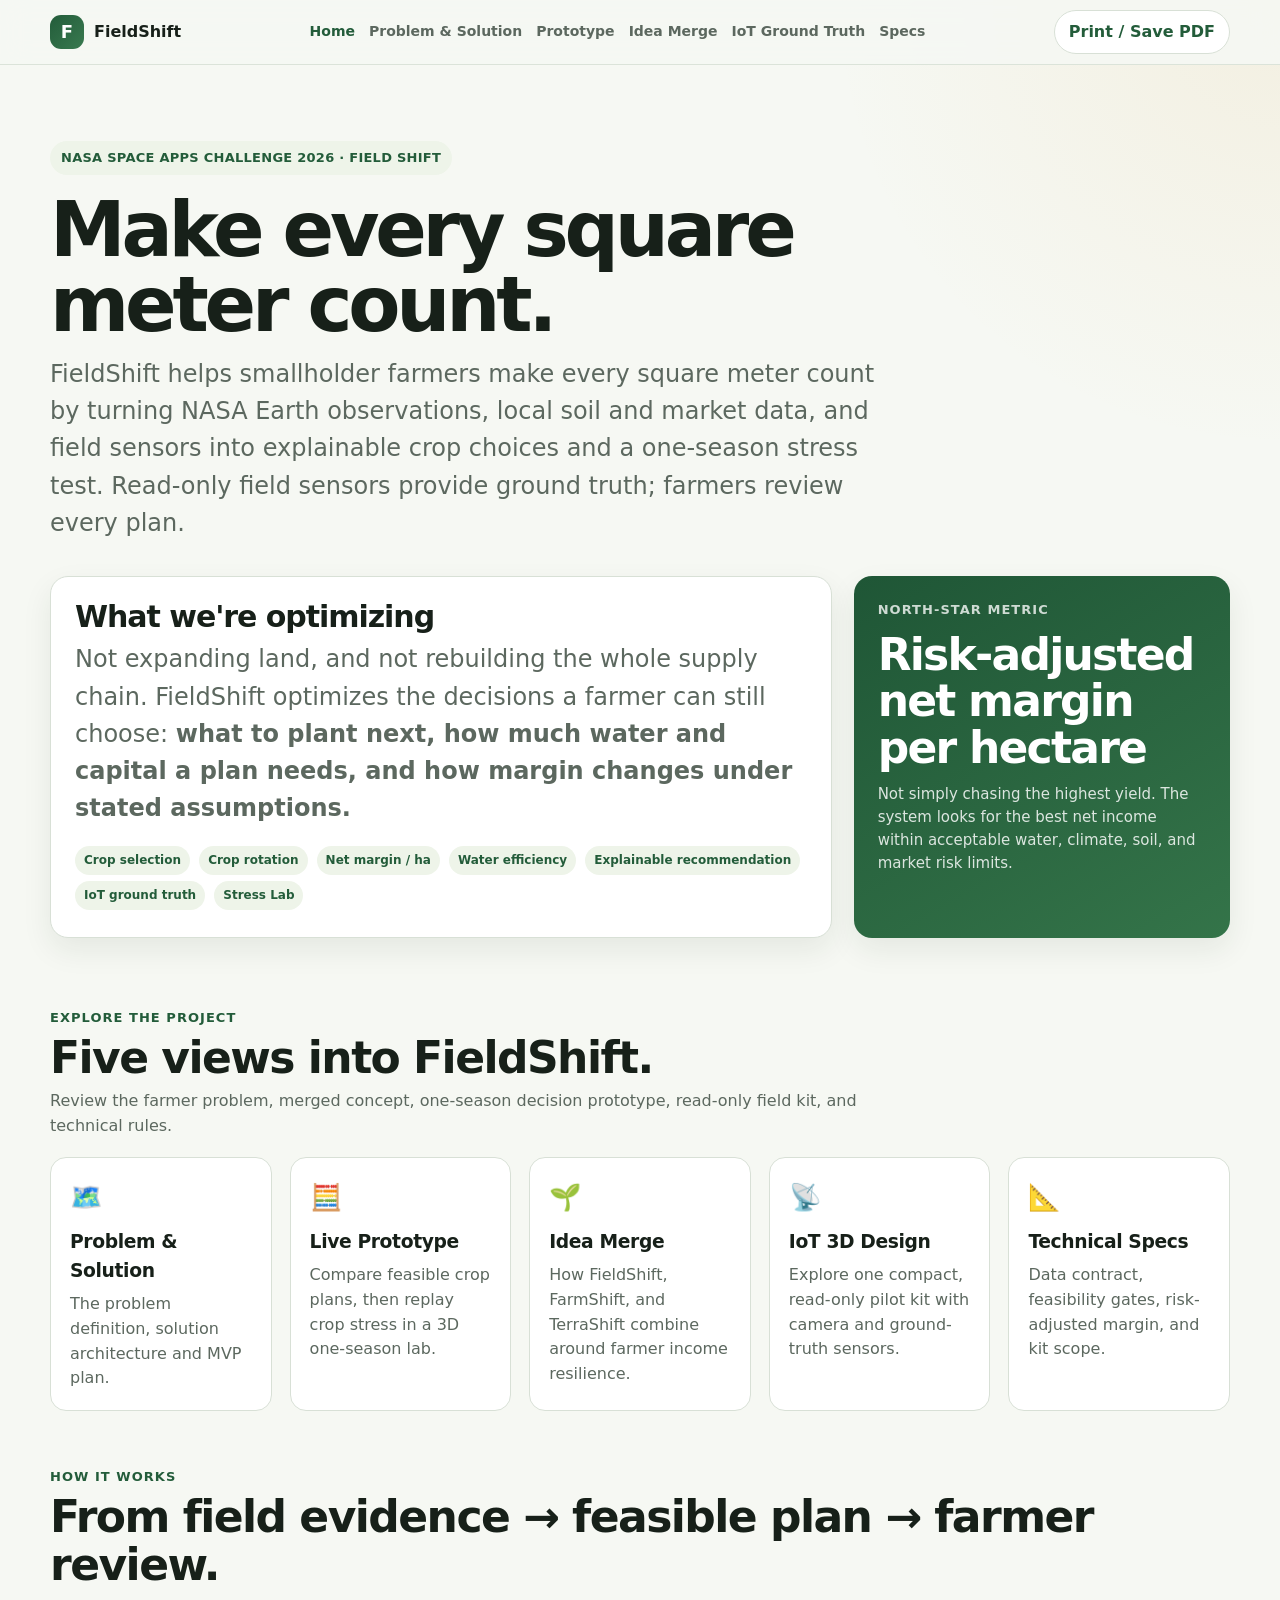
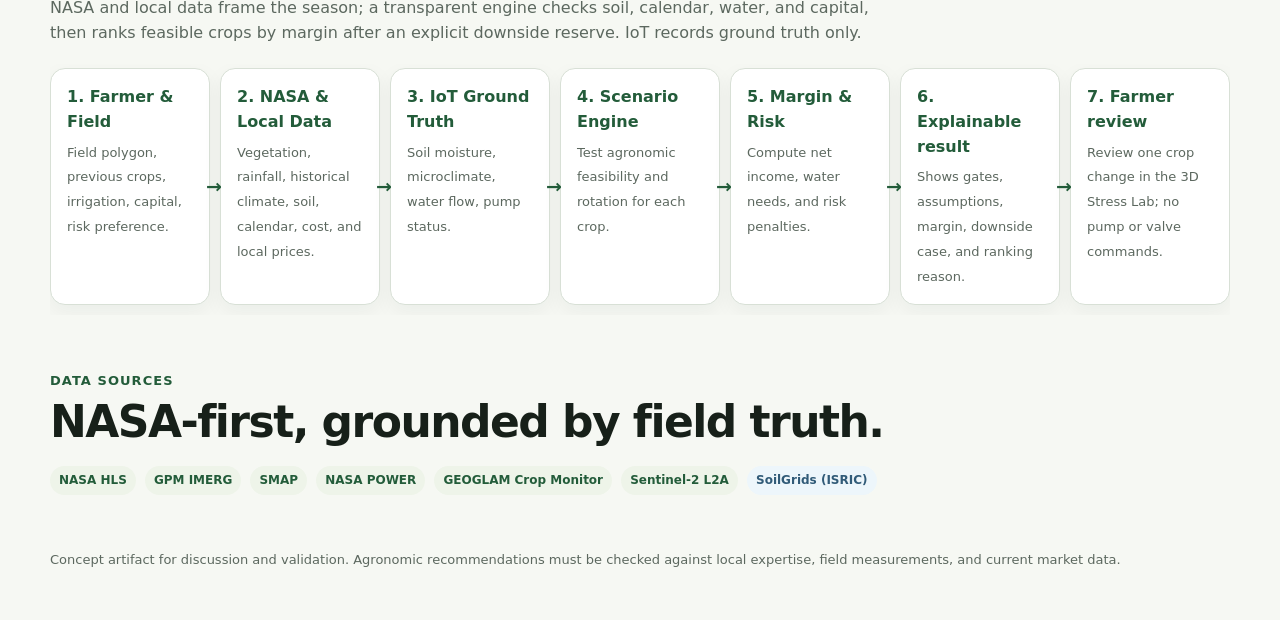
<file: index.html>
<!DOCTYPE html>
<html lang="en">
<head>
  <meta charset="utf-8" />
  <meta name="viewport" content="width=device-width, initial-scale=1" />
  <meta name="description" content="FieldShift helps smallholder farmers compare feasible crop plans by risk-adjusted margin, using NASA context, local data, and read-only field measurements." />
  <title>FieldShift — Make every square meter count</title>
  <link rel="stylesheet" href="assets/css/fieldshift.css" />
</head>
<body>
  <div class="topbar">
    <div class="page topbar-inner">
      <a class="brand" href="index.html" style="text-decoration:none;color:inherit">
        <div class="brand-mark">F</div><span>FieldShift</span>
      </a>
      <nav aria-label="Main navigation">
        <a href="index.html" aria-current="page">Home</a>
        <a href="problem.html">Problem &amp; Solution</a>
        <a href="app.html">Prototype</a>
        <a href="idea-merge.html">Idea Merge</a>
        <a href="iot-3d.html">IoT Ground Truth</a>
        <a href="specs.html">Specs</a>
      </nav>
      <button class="print-button" onclick="window.print()">Print / Save PDF</button>
    </div>
  </div>

  <main>
    <header class="hero page">
      <span class="eyebrow">NASA Space Apps Challenge 2026 · Field Shift</span>
      <h1>Make every square meter count.</h1>
      <p>
        FieldShift helps smallholder farmers make every square meter count by turning NASA Earth
        observations, local soil and market data, and field sensors into explainable crop choices
        and a one-season stress test. Read-only field sensors provide ground truth; farmers review every plan.
      </p>

      <div class="hero-grid">
        <div class="card">
          <h2 style="font-size:30px">What we're optimizing</h2>
          <p style="color:var(--muted); margin-bottom:16px">
            Not expanding land, and not rebuilding the whole supply chain. FieldShift optimizes the
            decisions a farmer can still choose: <strong>what to plant next, how much water and capital
            a plan needs, and how margin changes under stated assumptions.</strong>
          </p>
          <span class="tag">Crop selection</span>
          <span class="tag">Crop rotation</span>
          <span class="tag">Net margin / ha</span>
          <span class="tag">Water efficiency</span>
          <span class="tag">Explainable recommendation</span>
          <span class="tag">IoT ground truth</span>
          <span class="tag">Stress Lab</span>
        </div>
        <div class="card metric-card">
          <div class="label">North-star metric</div>
          <div class="big">Risk-adjusted net margin per hectare</div>
          <p>Not simply chasing the highest yield. The system looks for the best net income within acceptable water, climate, soil, and market risk limits.</p>
        </div>
      </div>
    </header>

    <section id="navigate">
      <div class="page">
        <div class="section-head">
          <div class="section-kicker">Explore the project</div>
          <h2>Five views into FieldShift.</h2>
          <p>Review the farmer problem, merged concept, one-season decision prototype, read-only field kit, and technical rules.</p>
        </div>

        <div class="grid-4" style="grid-template-columns:repeat(auto-fit,minmax(220px,1fr))">
          <a class="mini-card" href="problem.html" style="text-decoration:none;color:inherit;display:block">
            <div class="icon">🗺️</div>
            <h3>Problem &amp; Solution</h3>
            <p>The problem definition, solution architecture and MVP plan.</p>
          </a>
          <a class="mini-card" href="app.html" style="text-decoration:none;color:inherit;display:block">
            <div class="icon">🧮</div>
            <h3>Live Prototype</h3>
            <p>Compare feasible crop plans, then replay crop stress in a 3D one-season lab.</p>
          </a>
          <a class="mini-card" href="idea-merge.html" style="text-decoration:none;color:inherit;display:block">
            <div class="icon">🌱</div>
            <h3>Idea Merge</h3>
            <p>How FieldShift, FarmShift, and TerraShift combine around farmer income resilience.</p>
          </a>
          <a class="mini-card" href="iot-3d.html" style="text-decoration:none;color:inherit;display:block">
            <div class="icon">📡</div>
            <h3>IoT 3D Design</h3>
            <p>Explore one compact, read-only pilot kit with camera and ground-truth sensors.</p>
          </a>
          <a class="mini-card" href="specs.html" style="text-decoration:none;color:inherit;display:block">
            <div class="icon">📐</div>
            <h3>Technical Specs</h3>
            <p>Data contract, feasibility gates, risk-adjusted margin, and kit scope.</p>
          </a>
        </div>
      </div>
    </section>

    <section id="how-it-works">
      <div class="page">
        <div class="section-head">
          <div class="section-kicker">How it works</div>
          <h2>From field evidence → feasible plan → farmer review.</h2>
          <p>NASA and local data frame the season; a transparent engine checks soil, calendar, water, and capital, then ranks feasible crops by margin after an explicit downside reserve. IoT records ground truth only.</p>
        </div>

        <div class="flow" aria-label="FieldShift solution flow">
          <div class="flow-step"><b>1. Farmer &amp; Field</b><span>Field polygon, previous crops, irrigation, capital, risk preference.</span></div>
          <div class="flow-step"><b>2. NASA &amp; Local Data</b><span>Vegetation, rainfall, historical climate, soil, calendar, cost, and local prices.</span></div>
          <div class="flow-step"><b>3. IoT Ground Truth</b><span>Soil moisture, microclimate, water flow, pump status.</span></div>
          <div class="flow-step"><b>4. Scenario Engine</b><span>Test agronomic feasibility and rotation for each crop.</span></div>
          <div class="flow-step"><b>5. Margin &amp; Risk</b><span>Compute net income, water needs, and risk penalties.</span></div>
          <div class="flow-step"><b>6. Explainable result</b><span>Shows gates, assumptions, margin, downside case, and ranking reason.</span></div>
          <div class="flow-step"><b>7. Farmer review</b><span>Review one crop change in the 3D Stress Lab; no pump or valve commands.</span></div>
        </div>
      </div>
    </section>

    <section id="data-sources">
      <div class="page">
        <div class="section-head">
          <div class="section-kicker">Data sources</div>
          <h2>NASA-first, grounded by field truth.</h2>
        </div>
        <span class="tag">NASA HLS</span>
        <span class="tag">GPM IMERG</span>
        <span class="tag">SMAP</span>
        <span class="tag">NASA POWER</span>
        <span class="tag">GEOGLAM Crop Monitor</span>
        <span class="tag">Sentinel-2 L2A</span>
        <span class="tag side">SoilGrids (ISRIC)</span>
      </div>
    </section>
  </main>

  <footer>
    <div class="page">
      Concept artifact for discussion and validation. Agronomic recommendations must be checked against local expertise, field measurements, and current market data.
    </div>
  </footer>
</body>
</html>
</file>
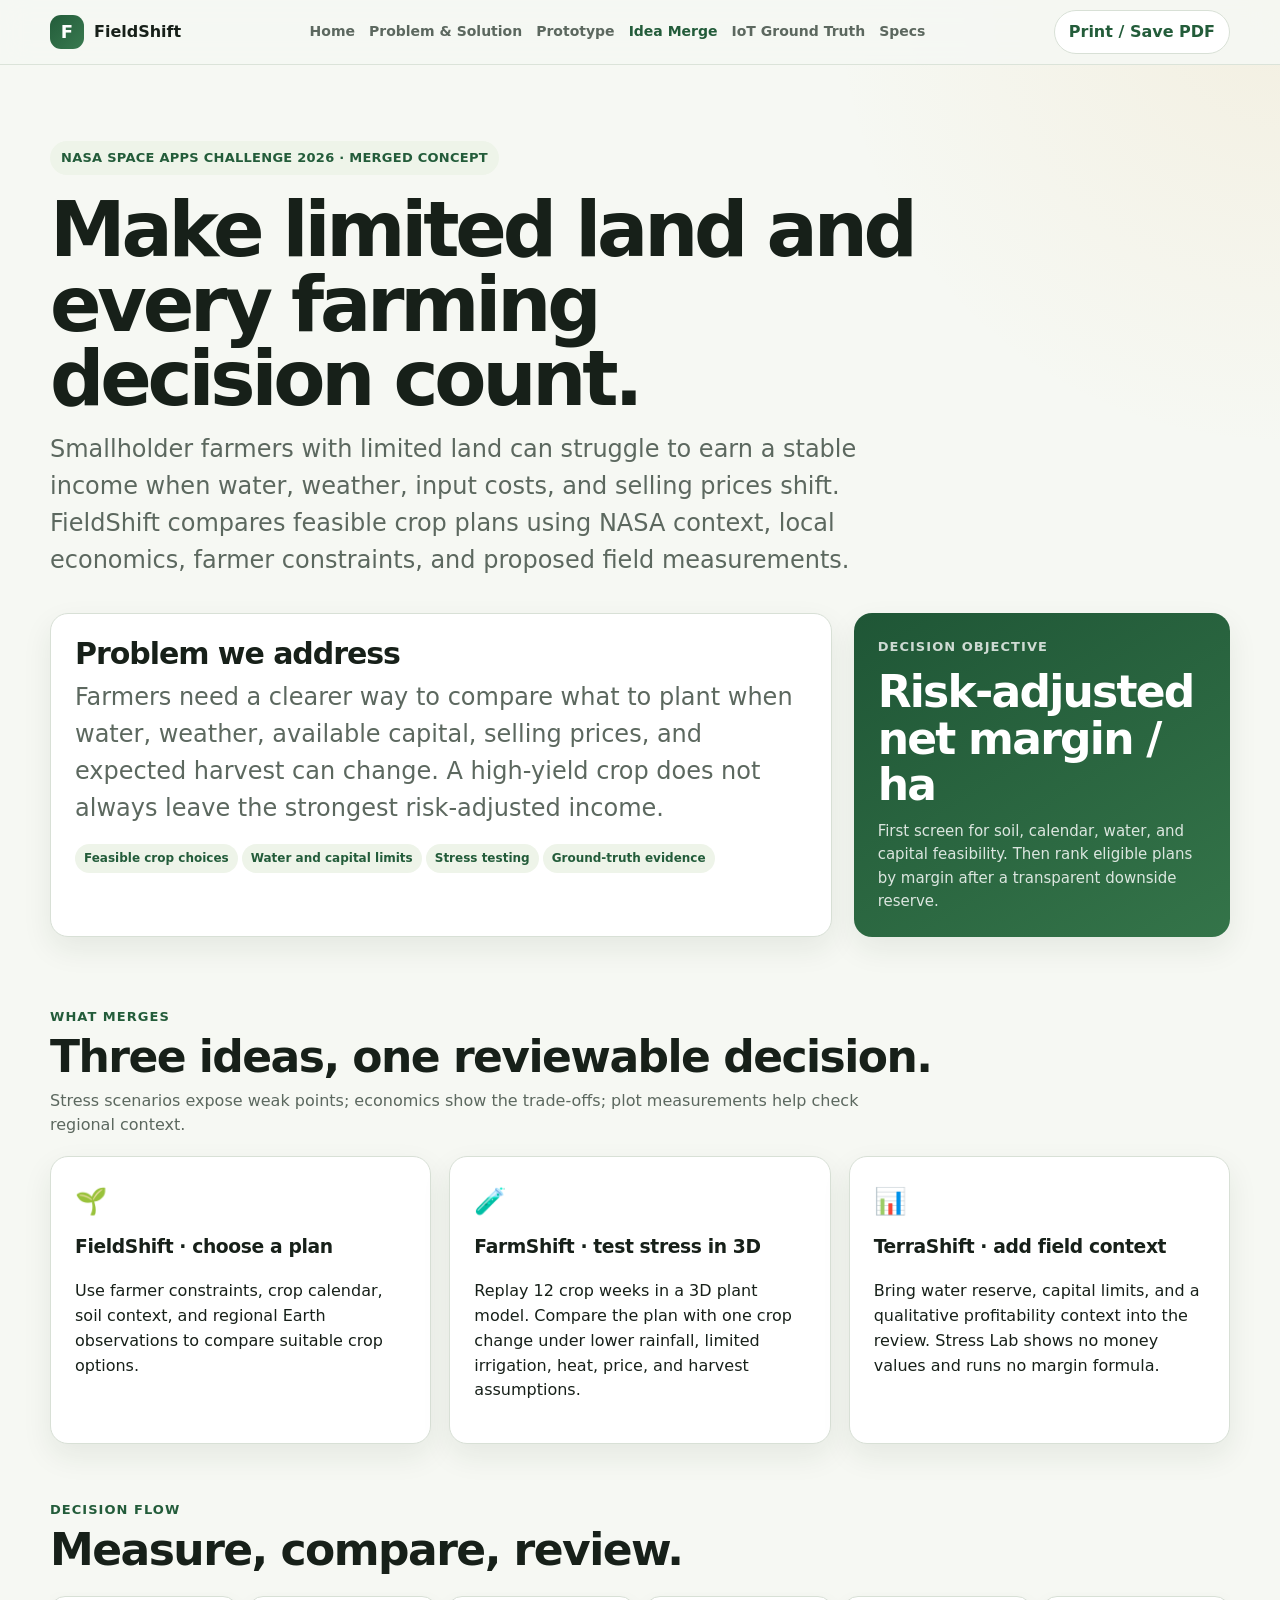
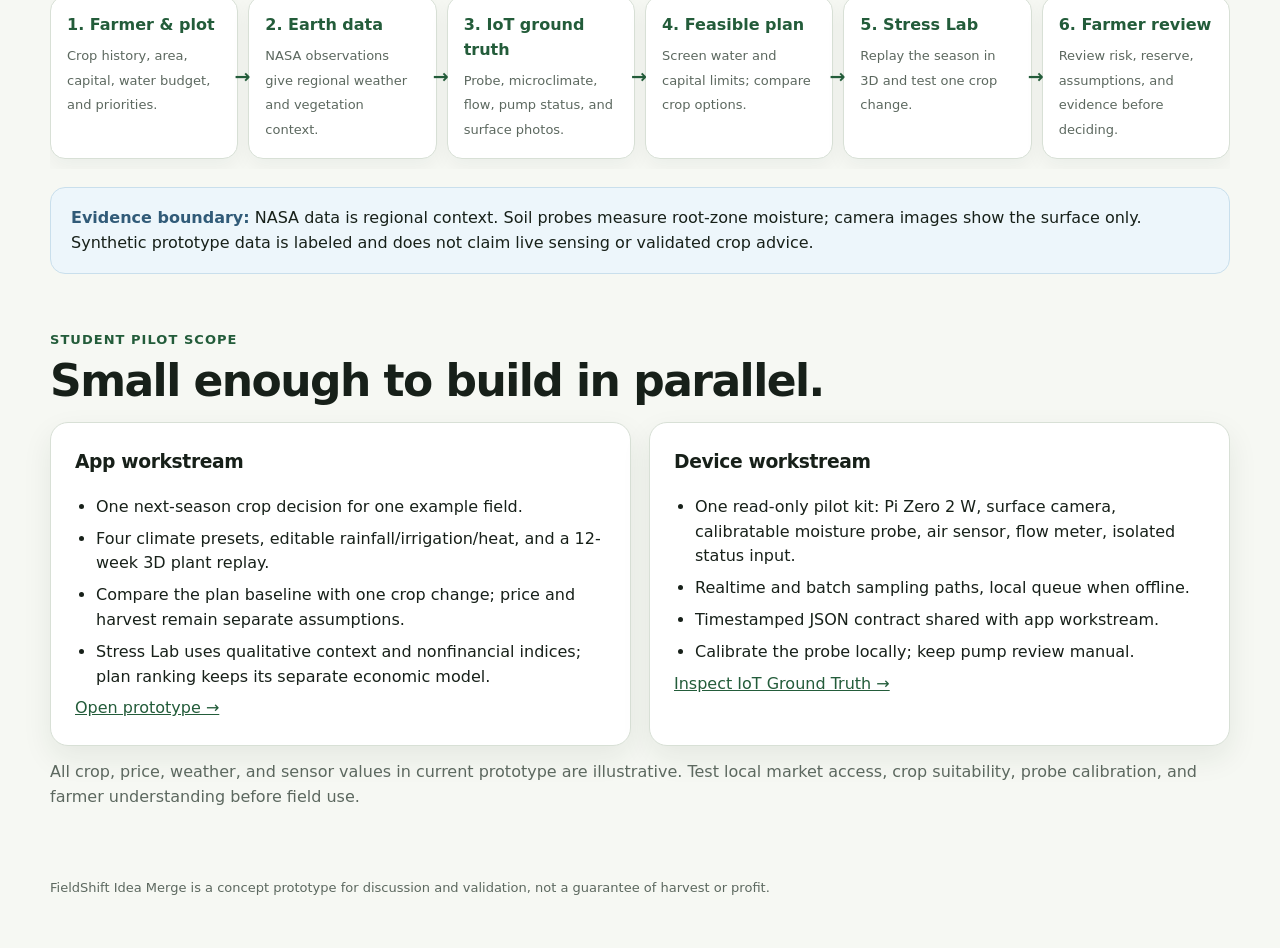
<file: idea-merge.html>
<!DOCTYPE html>
<html lang="en">
<head>
  <meta charset="utf-8" />
  <meta name="viewport" content="width=device-width, initial-scale=1" />
  <meta name="description" content="FieldShift Idea Merge combines risk-aware crop planning, climate stress tests, transparent farm economics, and read-only IoT ground truth for smallholder farmers." />
  <title>FieldShift — Idea Merge</title>
  <link rel="stylesheet" href="assets/css/fieldshift.css" />
</head>
<body>
  <div class="topbar"><div class="page topbar-inner">
    <a class="brand" href="index.html" style="text-decoration:none;color:inherit"><div class="brand-mark">F</div><span>FieldShift</span></a>
    <nav aria-label="Main navigation">
      <a href="index.html">Home</a><a href="problem.html">Problem &amp; Solution</a><a href="app.html">Prototype</a><a href="idea-merge.html" aria-current="page">Idea Merge</a><a href="iot-3d.html">IoT Ground Truth</a><a href="specs.html">Specs</a>
    </nav><button class="print-button" onclick="window.print()">Print / Save PDF</button>
  </div></div>
  <main>
    <header class="hero page">
      <span class="eyebrow">NASA Space Apps Challenge 2026 · merged concept</span>
      <h1>Make limited land and every farming decision count.</h1>
      <p>Smallholder farmers with limited land can struggle to earn a stable income when water, weather, input costs, and selling prices shift. FieldShift compares feasible crop plans using NASA context, local economics, farmer constraints, and proposed field measurements.</p>
      <div class="hero-grid">
        <div class="card"><h2 style="font-size:30px">Problem we address</h2><p style="color:var(--muted)">Farmers need a clearer way to compare what to plant when water, weather, available capital, selling prices, and expected harvest can change. A high-yield crop does not always leave the strongest risk-adjusted income.</p><div style="margin-top:14px"><span class="tag">Feasible crop choices</span><span class="tag">Water and capital limits</span><span class="tag">Stress testing</span><span class="tag">Ground-truth evidence</span></div></div>
        <div class="card metric-card"><div class="label">Decision objective</div><div class="big">Risk-adjusted net margin / ha</div><p>First screen for soil, calendar, water, and capital feasibility. Then rank eligible plans by margin after a transparent downside reserve.</p></div>
      </div>
    </header>
    <section><div class="page">
      <div class="section-head"><div class="section-kicker">What merges</div><h2>Three ideas, one reviewable decision.</h2><p>Stress scenarios expose weak points; economics show the trade-offs; plot measurements help check regional context.</p></div>
      <div class="three-col">
        <article class="card"><div class="icon">🌱</div><h3>FieldShift · choose a plan</h3><p>Use farmer constraints, crop calendar, soil context, and regional Earth observations to compare suitable crop options.</p></article>
        <article class="card"><div class="icon">🧪</div><h3>FarmShift · test stress in 3D</h3><p>Replay 12 crop weeks in a 3D plant model. Compare the plan with one crop change under lower rainfall, limited irrigation, heat, price, and harvest assumptions.</p></article>
        <article class="card"><div class="icon">📊</div><h3>TerraShift · add field context</h3><p>Bring water reserve, capital limits, and a qualitative profitability context into the review. Stress Lab shows no money values and runs no margin formula.</p></article>
      </div>
    </div></section>
    <section><div class="page">
      <div class="section-head"><div class="section-kicker">Decision flow</div><h2>Measure, compare, review.</h2></div>
      <div class="flow" aria-label="FieldShift Idea Merge data flow" style="grid-template-columns:repeat(6,minmax(135px,1fr))">
        <div class="flow-step"><b>1. Farmer &amp; plot</b><span>Crop history, area, capital, water budget, and priorities.</span></div>
        <div class="flow-step"><b>2. Earth data</b><span>NASA observations give regional weather and vegetation context.</span></div>
        <div class="flow-step"><b>3. IoT ground truth</b><span>Probe, microclimate, flow, pump status, and surface photos.</span></div>
        <div class="flow-step"><b>4. Feasible plan</b><span>Screen water and capital limits; compare crop options.</span></div>
        <div class="flow-step"><b>5. Stress Lab</b><span>Replay the season in 3D and test one crop change.</span></div>
        <div class="flow-step"><b>6. Farmer review</b><span>Review risk, reserve, assumptions, and evidence before deciding.</span></div>
      </div>
      <div class="callout info"><strong>Evidence boundary:</strong> NASA data is regional context. Soil probes measure root-zone moisture; camera images show the surface only. Synthetic prototype data is labeled and does not claim live sensing or validated crop advice.</div>
    </div></section>
    <section><div class="page">
      <div class="section-head"><div class="section-kicker">Student pilot scope</div><h2>Small enough to build in parallel.</h2></div>
      <div class="two-col">
        <div class="card"><h3>App workstream</h3><ul class="plain-list"><li>One next-season crop decision for one example field.</li><li>Four climate presets, editable rainfall/irrigation/heat, and a 12-week 3D plant replay.</li><li>Compare the plan baseline with one crop change; price and harvest remain separate assumptions.</li><li>Stress Lab uses qualitative context and nonfinancial indices; plan ranking keeps its separate economic model.</li></ul><a href="app.html">Open prototype →</a></div>
        <div class="card"><h3>Device workstream</h3><ul class="plain-list"><li>One read-only pilot kit: Pi Zero 2 W, surface camera, calibratable moisture probe, air sensor, flow meter, isolated status input.</li><li>Realtime and batch sampling paths, local queue when offline.</li><li>Timestamped JSON contract shared with app workstream.</li><li>Calibrate the probe locally; keep pump review manual.</li></ul><a href="iot-3d.html">Inspect IoT Ground Truth →</a></div>
      </div>
      <p class="muted" style="margin-top:14px">All crop, price, weather, and sensor values in current prototype are illustrative. Test local market access, crop suitability, probe calibration, and farmer understanding before field use.</p>
    </div></section>
  </main>
  <footer><div class="page">FieldShift Idea Merge is a concept prototype for discussion and validation, not a guarantee of harvest or profit.</div></footer>
</body>
</html>
</file>
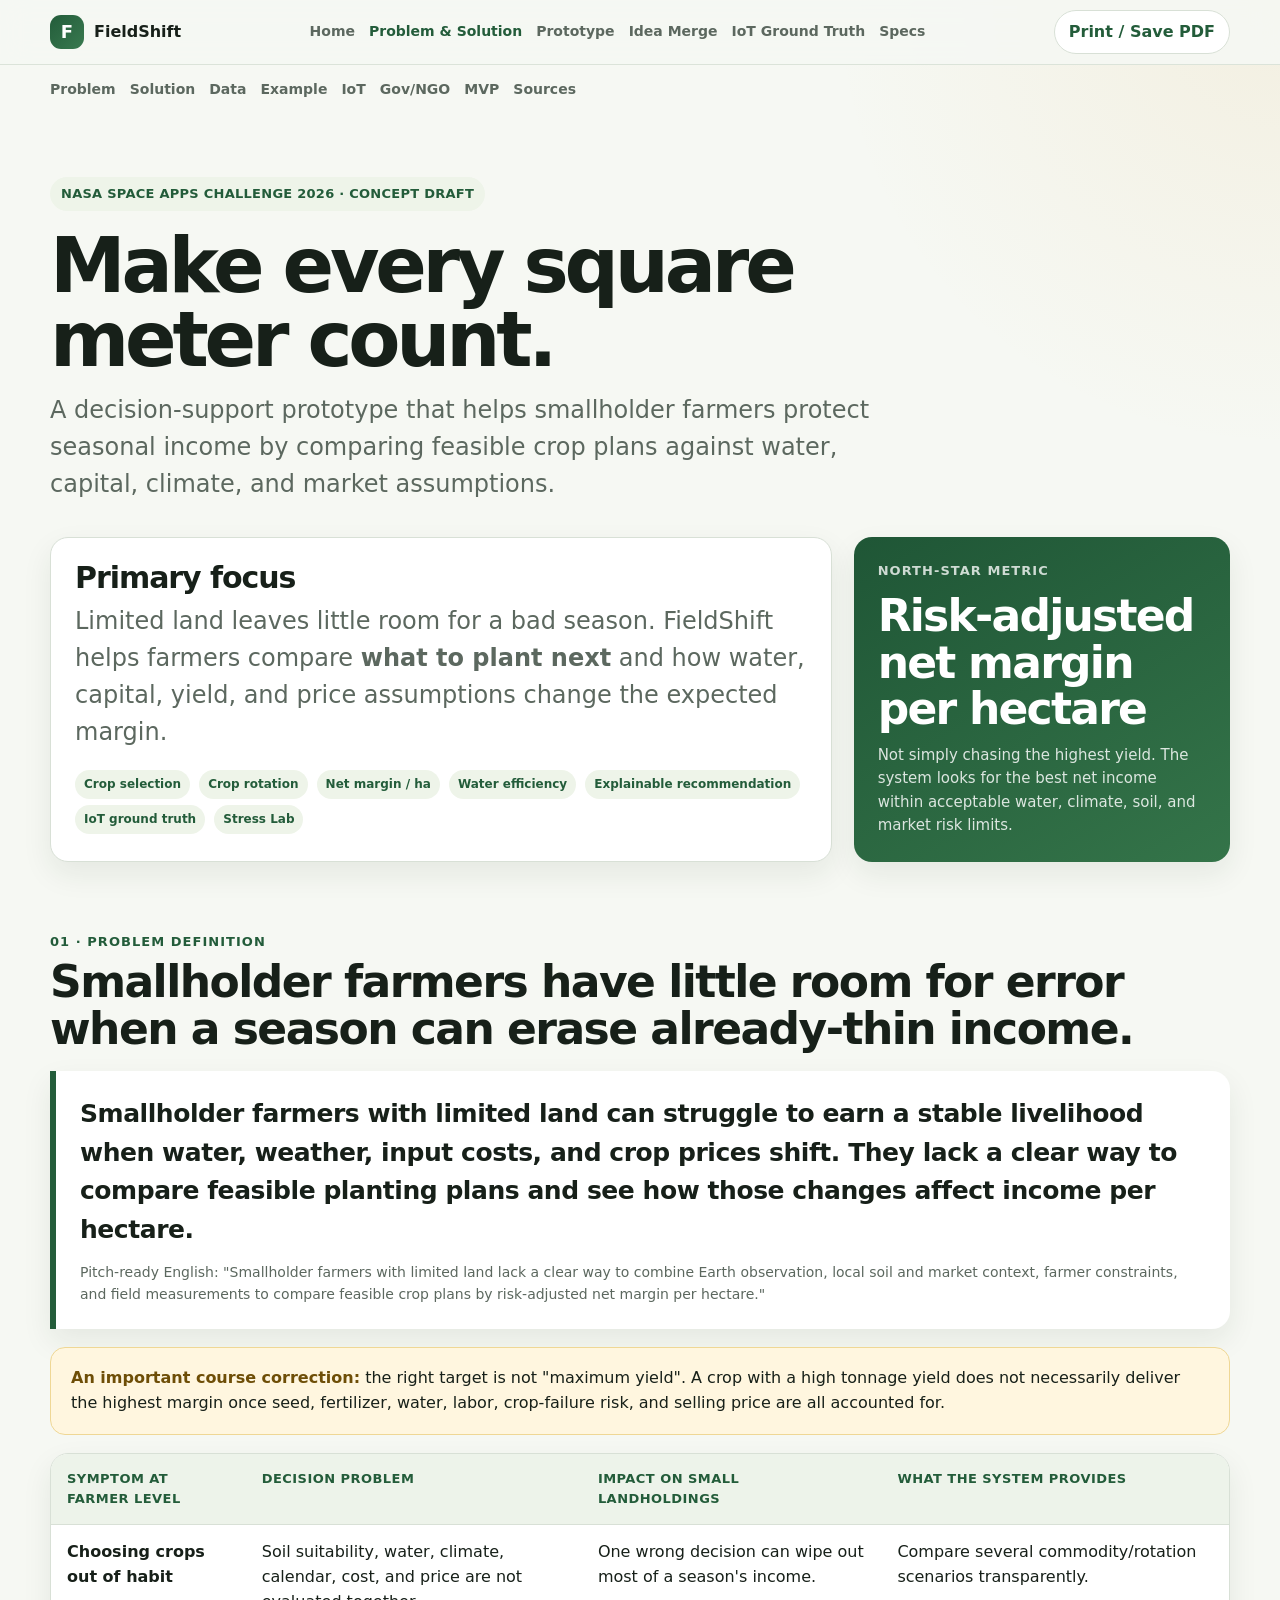
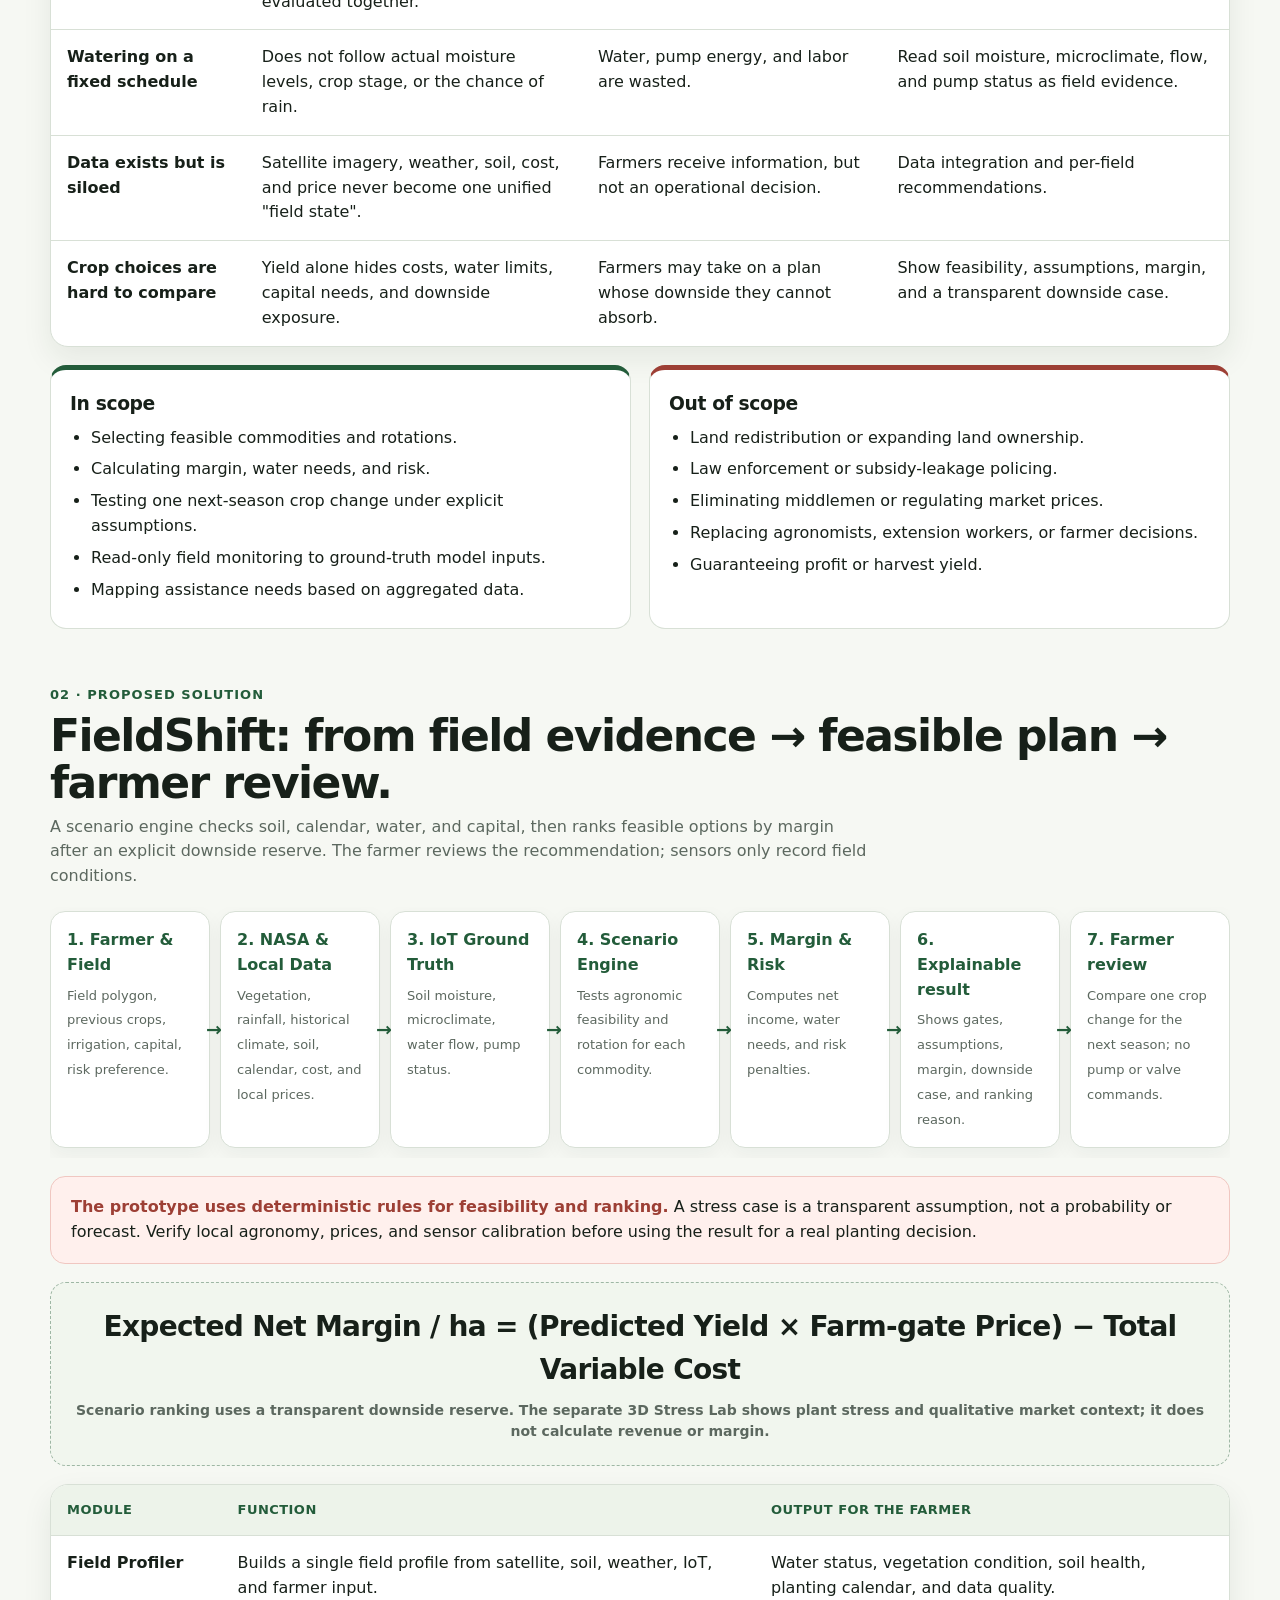
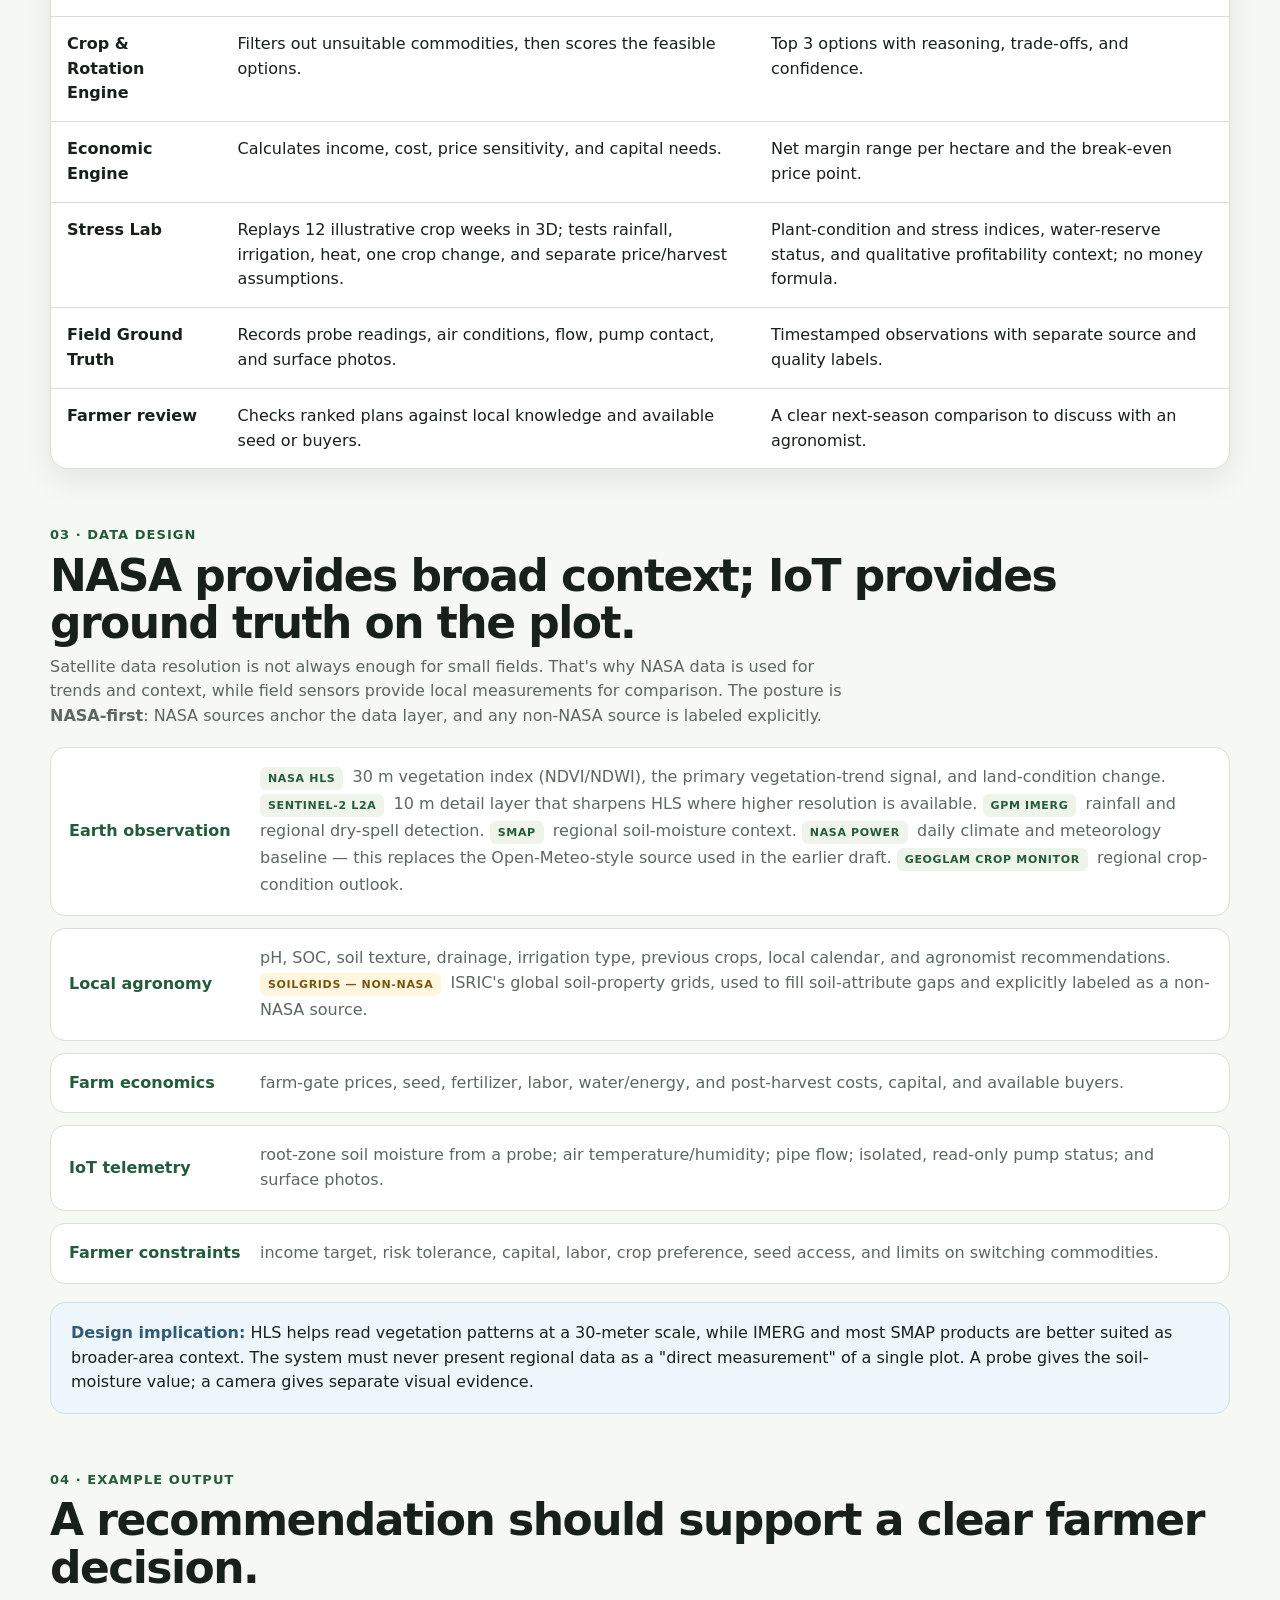
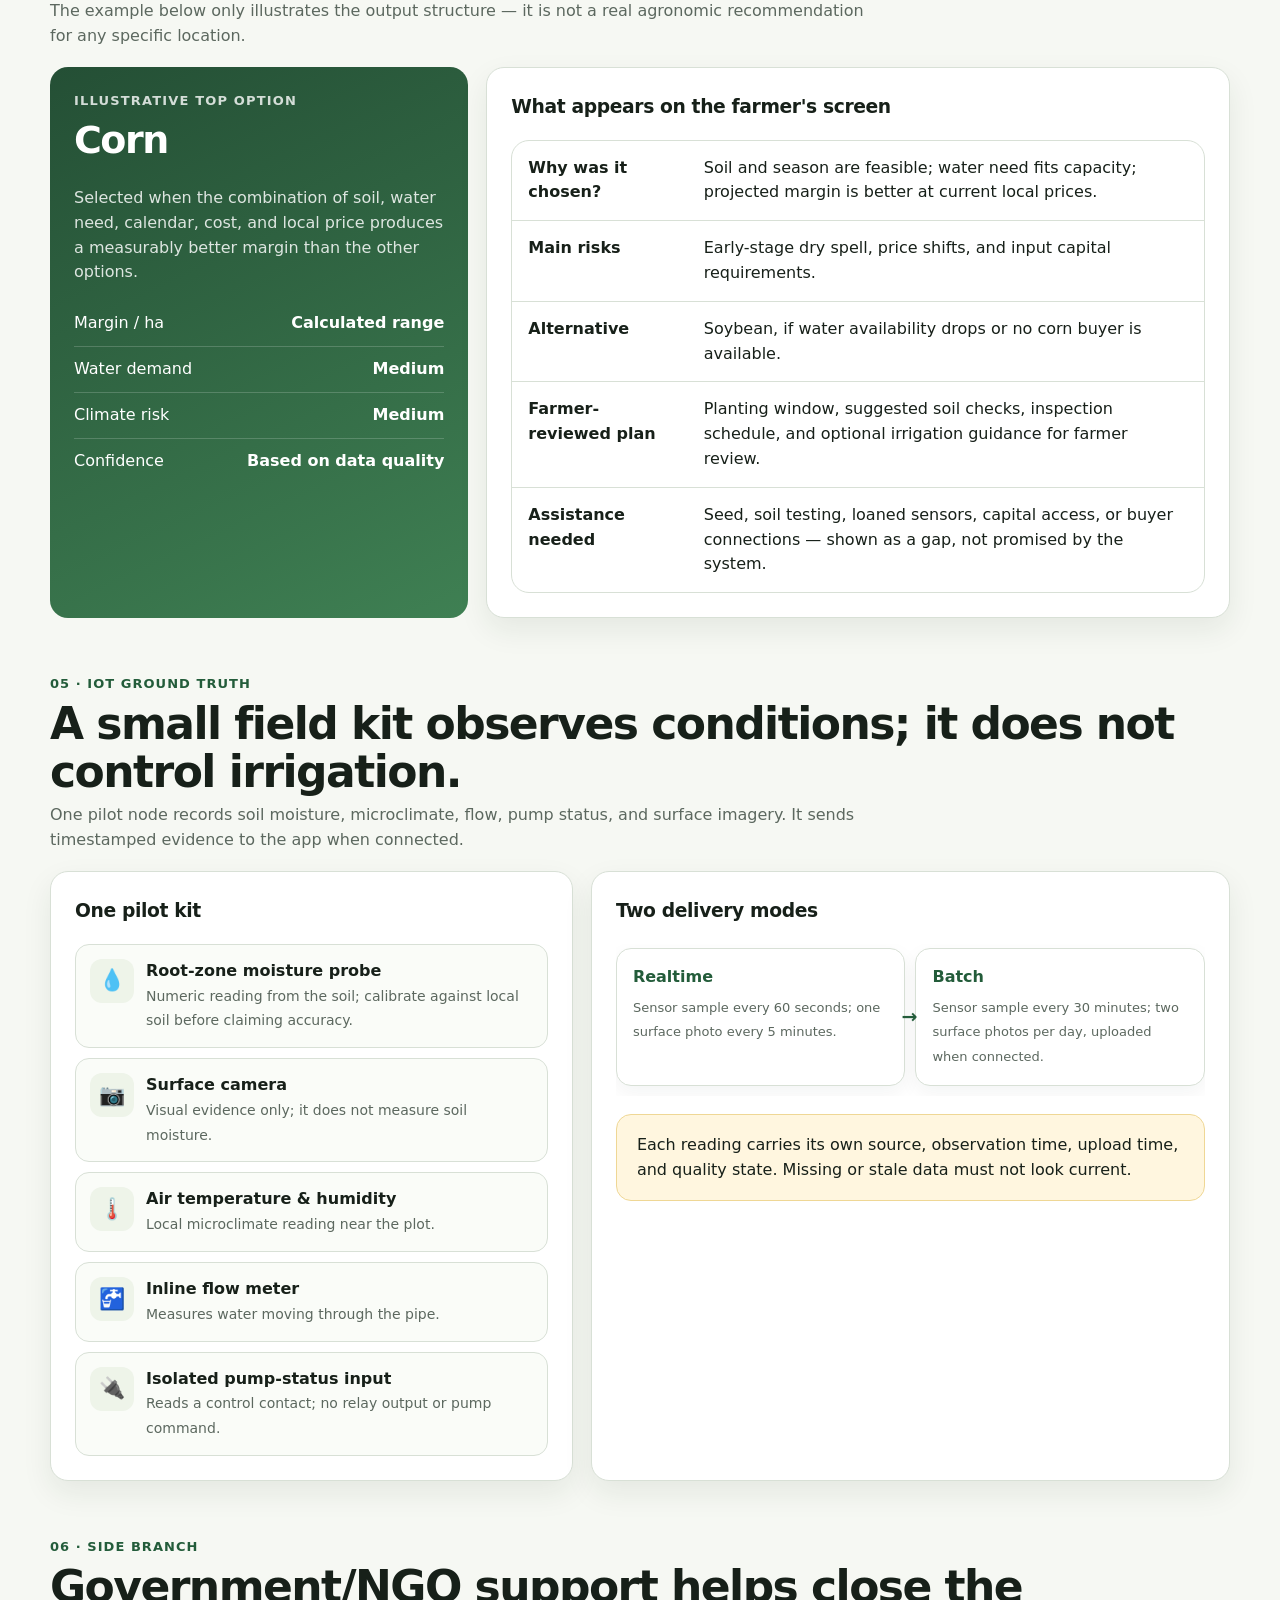
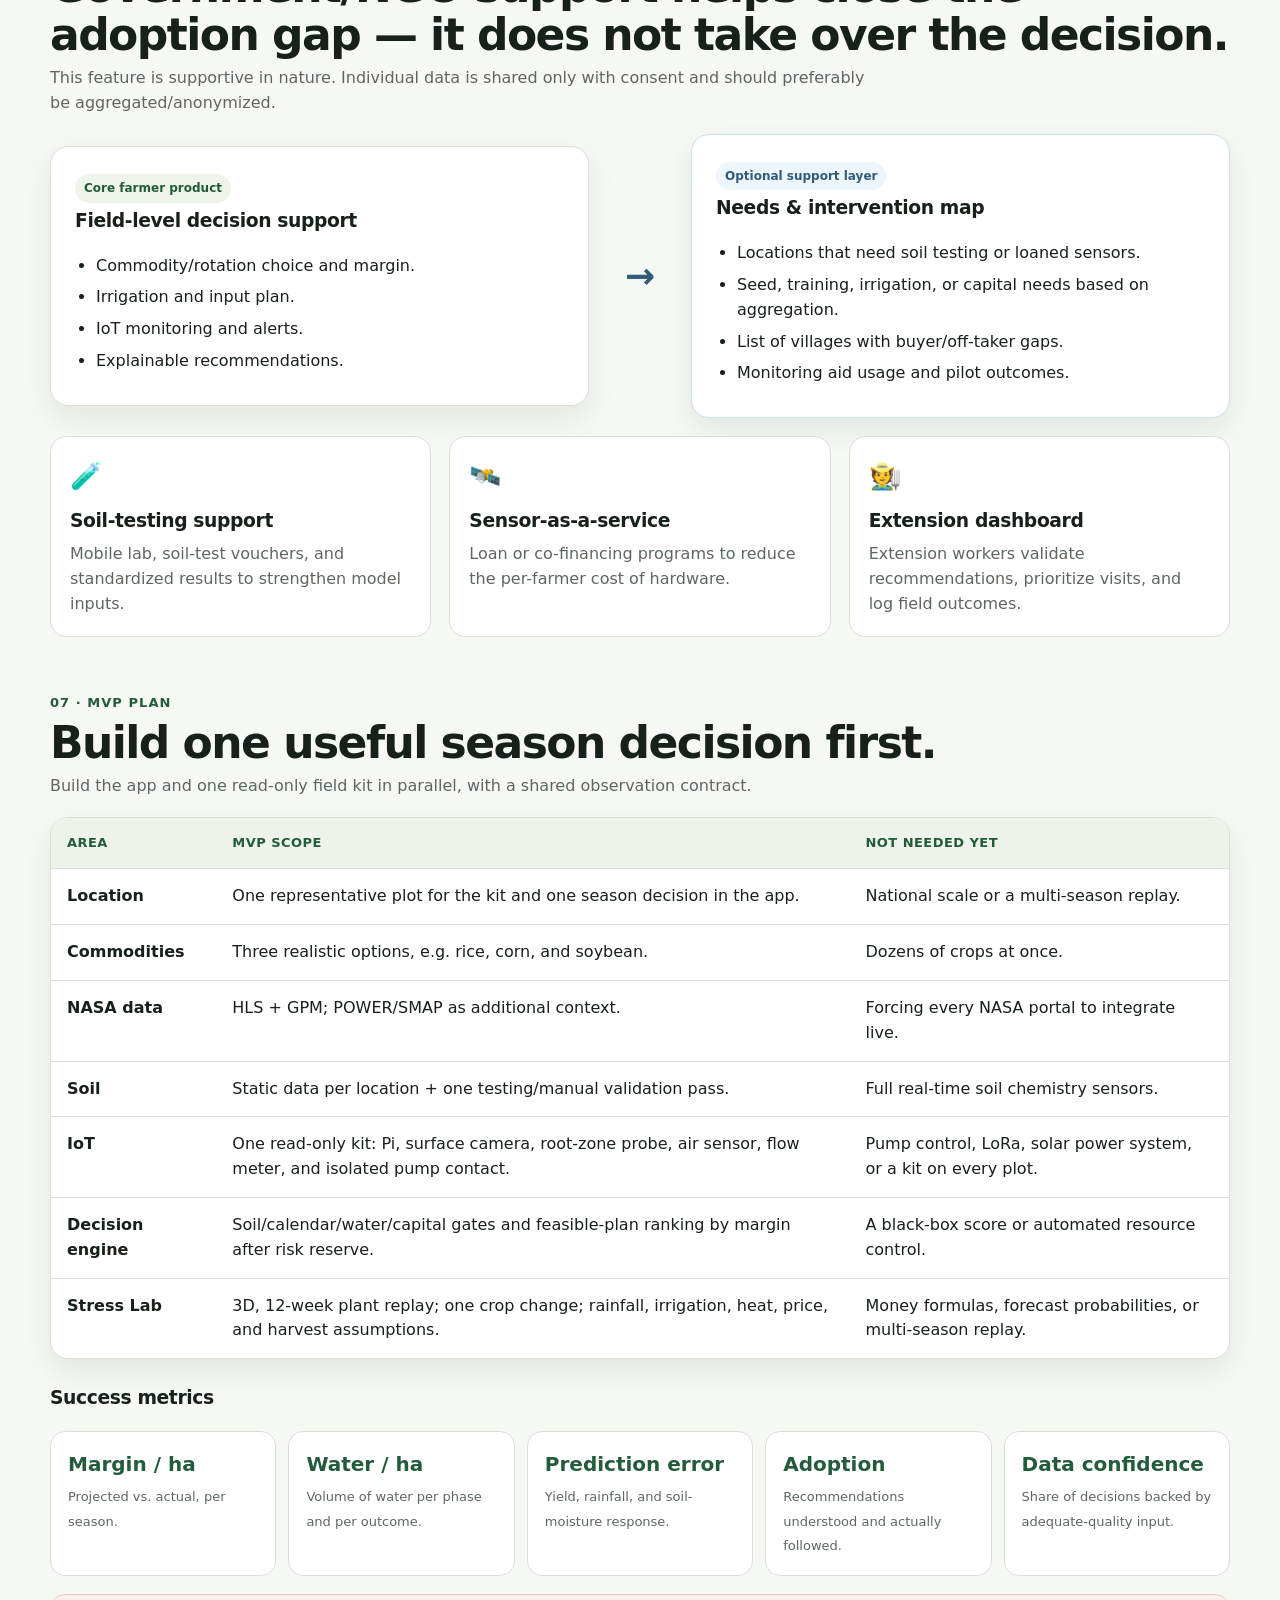
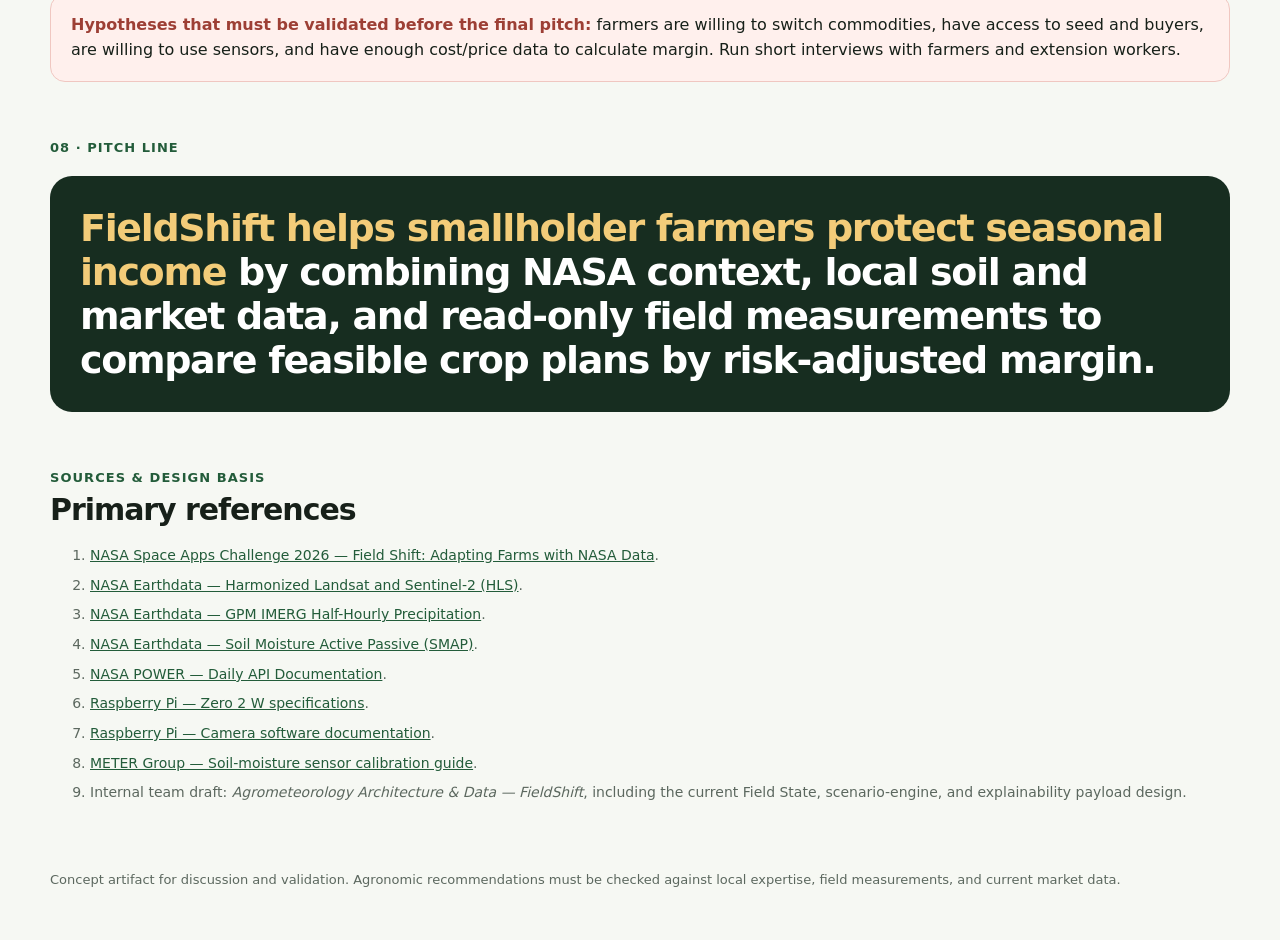
<file: problem.html>
<!DOCTYPE html>
<html lang="en">
<head>
  <meta charset="utf-8" />
  <meta name="viewport" content="width=device-width, initial-scale=1" />
  <meta name="description" content="FieldShift addresses smallholder farmer income risk with feasible crop plans, transparent stress tests, and read-only field ground truth." />
  <title>FieldShift — Problem &amp; Solution</title>
  <link rel="stylesheet" href="assets/css/fieldshift.css" />
</head>
<body>
  <div class="topbar">
    <div class="page topbar-inner">
      <a class="brand" href="index.html" style="text-decoration:none;color:inherit">
        <div class="brand-mark">F</div><span>FieldShift</span>
      </a>
      <nav aria-label="Main navigation">
        <a href="index.html">Home</a>
        <a href="problem.html" aria-current="page">Problem &amp; Solution</a>
        <a href="app.html">Prototype</a>
        <a href="idea-merge.html">Idea Merge</a>
        <a href="iot-3d.html">IoT Ground Truth</a>
        <a href="specs.html">Specs</a>
      </nav>
      <button class="print-button" onclick="window.print()">Print / Save PDF</button>
    </div>
  </div>

  <div class="page" style="padding-top:14px">
    <nav aria-label="In-page sections" style="display:flex;flex-wrap:wrap;gap:14px">
      <a href="#problem">Problem</a>
      <a href="#solution">Solution</a>
      <a href="#data">Data</a>
      <a href="#example">Example</a>
      <a href="#iot">IoT</a>
      <a href="#support">Gov/NGO</a>
      <a href="#mvp">MVP</a>
      <a href="#sources">Sources</a>
    </nav>
  </div>

  <main>
    <header class="hero page">
      <span class="eyebrow">NASA Space Apps Challenge 2026 · Concept Draft</span>
      <h1>Make every square meter count.</h1>
      <p>
        A decision-support prototype that helps smallholder farmers protect seasonal income by
        comparing feasible crop plans against water, capital, climate, and market assumptions.
      </p>

      <div class="hero-grid">
        <div class="card">
          <h2 style="font-size:30px">Primary focus</h2>
          <p style="color:var(--muted); margin-bottom:16px">
            Limited land leaves little room for a bad season. FieldShift helps farmers compare
            <strong>what to plant next</strong> and how water, capital, yield, and price assumptions
            change the expected margin.
          </p>
          <span class="tag">Crop selection</span>
          <span class="tag">Crop rotation</span>
          <span class="tag">Net margin / ha</span>
          <span class="tag">Water efficiency</span>
          <span class="tag">Explainable recommendation</span>
          <span class="tag">IoT ground truth</span>
          <span class="tag">Stress Lab</span>
        </div>
        <div class="card metric-card">
          <div class="label">North-star metric</div>
          <div class="big">Risk-adjusted net margin per hectare</div>
          <p>Not simply chasing the highest yield. The system looks for the best net income within acceptable water, climate, soil, and market risk limits.</p>
        </div>
      </div>
    </header>

    <section id="problem">
      <div class="page">
        <div class="section-head">
          <div class="section-kicker">01 · Problem definition</div>
          <h2>Smallholder farmers have little room for error when a season can erase already-thin income.</h2>
        </div>

        <div class="problem-statement">
          Smallholder farmers with limited land can struggle to earn a stable livelihood when water,
          weather, input costs, and crop prices shift. They lack a clear way to compare feasible
          planting plans and see how those changes affect income per hectare.
          <small>
            Pitch-ready English: "Smallholder farmers with limited land lack a clear way to combine Earth
            observation, local soil and market context, farmer constraints, and field measurements to compare
            feasible crop plans by risk-adjusted net margin per hectare."
          </small>
        </div>

        <div class="callout">
          <strong>An important course correction:</strong> the right target is not "maximum yield". A crop
          with a high tonnage yield does not necessarily deliver the highest margin once seed, fertilizer,
          water, labor, crop-failure risk, and selling price are all accounted for.
        </div>

        <div class="table-wrap" style="margin-top:18px">
          <table>
            <thead>
              <tr>
                <th>Symptom at farmer level</th>
                <th>Decision problem</th>
                <th>Impact on small landholdings</th>
                <th>What the system provides</th>
              </tr>
            </thead>
            <tbody>
              <tr>
                <td><strong>Choosing crops out of habit</strong></td>
                <td>Soil suitability, water, climate, calendar, cost, and price are not evaluated together.</td>
                <td>One wrong decision can wipe out most of a season's income.</td>
                <td>Compare several commodity/rotation scenarios transparently.</td>
              </tr>
              <tr>
                <td><strong>Watering on a fixed schedule</strong></td>
                <td>Does not follow actual moisture levels, crop stage, or the chance of rain.</td>
                <td>Water, pump energy, and labor are wasted.</td>
                <td>Read soil moisture, microclimate, flow, and pump status as field evidence.</td>
              </tr>
              <tr>
                <td><strong>Data exists but is siloed</strong></td>
                <td>Satellite imagery, weather, soil, cost, and price never become one unified "field state".</td>
                <td>Farmers receive information, but not an operational decision.</td>
                <td>Data integration and per-field recommendations.</td>
              </tr>
              <tr>
                <td><strong>Crop choices are hard to compare</strong></td>
                <td>Yield alone hides costs, water limits, capital needs, and downside exposure.</td>
                <td>Farmers may take on a plan whose downside they cannot absorb.</td>
                <td>Show feasibility, assumptions, margin, and a transparent downside case.</td>
              </tr>
            </tbody>
          </table>
        </div>

        <div class="two-col" style="margin-top:18px">
          <div class="mini-card scope-card scope-in">
            <h3>In scope</h3>
            <ul>
              <li>Selecting feasible commodities and rotations.</li>
              <li>Calculating margin, water needs, and risk.</li>
              <li>Testing one next-season crop change under explicit assumptions.</li>
              <li>Read-only field monitoring to ground-truth model inputs.</li>
              <li>Mapping assistance needs based on aggregated data.</li>
            </ul>
          </div>
          <div class="mini-card scope-card scope-out">
            <h3>Out of scope</h3>
            <ul>
              <li>Land redistribution or expanding land ownership.</li>
              <li>Law enforcement or subsidy-leakage policing.</li>
              <li>Eliminating middlemen or regulating market prices.</li>
              <li>Replacing agronomists, extension workers, or farmer decisions.</li>
              <li>Guaranteeing profit or harvest yield.</li>
            </ul>
          </div>
        </div>
      </div>
    </section>

    <section id="solution">
      <div class="page">
        <div class="section-head">
          <div class="section-kicker">02 · Proposed solution</div>
          <h2>FieldShift: from field evidence → feasible plan → farmer review.</h2>
          <p>
            A scenario engine checks soil, calendar, water, and capital, then ranks feasible options by
            margin after an explicit downside reserve. The farmer reviews the recommendation; sensors only
            record field conditions.
          </p>
        </div>

        <div class="flow" aria-label="FieldShift solution flow">
          <div class="flow-step"><b>1. Farmer &amp; Field</b><span>Field polygon, previous crops, irrigation, capital, risk preference.</span></div>
          <div class="flow-step"><b>2. NASA &amp; Local Data</b><span>Vegetation, rainfall, historical climate, soil, calendar, cost, and local prices.</span></div>
          <div class="flow-step"><b>3. IoT Ground Truth</b><span>Soil moisture, microclimate, water flow, pump status.</span></div>
          <div class="flow-step"><b>4. Scenario Engine</b><span>Tests agronomic feasibility and rotation for each commodity.</span></div>
          <div class="flow-step"><b>5. Margin &amp; Risk</b><span>Computes net income, water needs, and risk penalties.</span></div>
          <div class="flow-step"><b>6. Explainable result</b><span>Shows gates, assumptions, margin, downside case, and ranking reason.</span></div>
          <div class="flow-step"><b>7. Farmer review</b><span>Compare one crop change for the next season; no pump or valve commands.</span></div>
        </div>

        <div class="callout danger">
          <strong>The prototype uses deterministic rules for feasibility and ranking.</strong>
          A stress case is a transparent assumption, not a probability or forecast. Verify local agronomy,
          prices, and sensor calibration before using the result for a real planting decision.
        </div>

        <div class="formula">
          Expected Net Margin / ha = (Predicted Yield × Farm-gate Price) − Total Variable Cost
          <small>
            Scenario ranking uses a transparent downside reserve. The separate 3D Stress Lab shows plant stress and qualitative market context; it does not calculate revenue or margin.
          </small>
        </div>

        <div class="table-wrap">
          <table>
            <thead>
              <tr>
                <th>Module</th>
                <th>Function</th>
                <th>Output for the farmer</th>
              </tr>
            </thead>
            <tbody>
              <tr>
                <td><strong>Field Profiler</strong></td>
                <td>Builds a single field profile from satellite, soil, weather, IoT, and farmer input.</td>
                <td>Water status, vegetation condition, soil health, planting calendar, and data quality.</td>
              </tr>
              <tr>
                <td><strong>Crop &amp; Rotation Engine</strong></td>
                <td>Filters out unsuitable commodities, then scores the feasible options.</td>
                <td>Top 3 options with reasoning, trade-offs, and confidence.</td>
              </tr>
              <tr>
                <td><strong>Economic Engine</strong></td>
                <td>Calculates income, cost, price sensitivity, and capital needs.</td>
                <td>Net margin range per hectare and the break-even price point.</td>
              </tr>
              <tr>
                <td><strong>Stress Lab</strong></td>
                <td>Replays 12 illustrative crop weeks in 3D; tests rainfall, irrigation, heat, one crop change, and separate price/harvest assumptions.</td>
                <td>Plant-condition and stress indices, water-reserve status, and qualitative profitability context; no money formula.</td>
              </tr>
              <tr>
                <td><strong>Field Ground Truth</strong></td>
                <td>Records probe readings, air conditions, flow, pump contact, and surface photos.</td>
                <td>Timestamped observations with separate source and quality labels.</td>
              </tr>
              <tr>
                <td><strong>Farmer review</strong></td>
                <td>Checks ranked plans against local knowledge and available seed or buyers.</td>
                <td>A clear next-season comparison to discuss with an agronomist.</td>
              </tr>
            </tbody>
          </table>
        </div>
      </div>
    </section>

    <section id="data">
      <div class="page">
        <div class="section-head">
          <div class="section-kicker">03 · Data design</div>
          <h2>NASA provides broad context; IoT provides ground truth on the plot.</h2>
          <p>
            Satellite data resolution is not always enough for small fields. That's why NASA data is used
            for trends and context, while field sensors provide local measurements for comparison. The
            posture is <strong>NASA-first</strong>: NASA sources anchor the data layer, and any non-NASA
            source is labeled explicitly.
          </p>
        </div>

        <div class="architecture">
          <div class="layer">
            <div class="layer-name">Earth observation</div>
            <div class="layer-body">
              <span class="source-chip">NASA HLS</span> 30 m vegetation index (NDVI/NDWI), the primary vegetation-trend signal, and land-condition change.
              <span class="source-chip">Sentinel-2 L2A</span> 10 m detail layer that sharpens HLS where higher resolution is available.
              <span class="source-chip">GPM IMERG</span> rainfall and regional dry-spell detection.
              <span class="source-chip">SMAP</span> regional soil-moisture context.
              <span class="source-chip">NASA POWER</span> daily climate and meteorology baseline — this replaces the Open-Meteo-style source used in the earlier draft.
              <span class="source-chip">GEOGLAM Crop Monitor</span> regional crop-condition outlook.
            </div>
          </div>
          <div class="layer">
            <div class="layer-name">Local agronomy</div>
            <div class="layer-body">
              pH, SOC, soil texture, drainage, irrigation type, previous crops, local calendar, and agronomist recommendations.
              <span class="source-chip non-nasa">SoilGrids — non-NASA</span> ISRIC's global soil-property grids, used to fill soil-attribute gaps and explicitly labeled as a non-NASA source.
            </div>
          </div>
          <div class="layer">
            <div class="layer-name">Farm economics</div>
            <div class="layer-body">
              farm-gate prices, seed, fertilizer, labor, water/energy, and post-harvest costs, capital, and available buyers.
            </div>
          </div>
          <div class="layer">
            <div class="layer-name">IoT telemetry</div>
            <div class="layer-body">
              root-zone soil moisture from a probe; air temperature/humidity; pipe flow; isolated, read-only pump status; and surface photos.
            </div>
          </div>
          <div class="layer">
            <div class="layer-name">Farmer constraints</div>
            <div class="layer-body">
              income target, risk tolerance, capital, labor, crop preference, seed access, and limits on switching commodities.
            </div>
          </div>
        </div>

        <div class="callout info">
          <strong>Design implication:</strong> HLS helps read vegetation patterns at a 30-meter scale, while
          IMERG and most SMAP products are better suited as broader-area context. The system must never
          present regional data as a "direct measurement" of a single plot. A probe gives the soil-moisture
          value; a camera gives separate visual evidence.
        </div>
      </div>
    </section>

    <section id="example">
      <div class="page">
        <div class="section-head">
          <div class="section-kicker">04 · Example output</div>
          <h2>A recommendation should support a clear farmer decision.</h2>
          <p>The example below only illustrates the output structure — it is not a real agronomic recommendation for any specific location.</p>
        </div>

        <div class="example">
          <div class="example-winner">
            <div style="font-size:13px; text-transform:uppercase; letter-spacing:.09em; opacity:.8; font-weight:800">Illustrative top option</div>
            <div class="crop">Corn</div>
            <p>Selected when the combination of soil, water need, calendar, cost, and local price produces a measurably better margin than the other options.</p>
            <div class="score-row"><span>Margin / ha</span><strong>Calculated range</strong></div>
            <div class="score-row"><span>Water demand</span><strong>Medium</strong></div>
            <div class="score-row"><span>Climate risk</span><strong>Medium</strong></div>
            <div class="score-row"><span>Confidence</span><strong>Based on data quality</strong></div>
          </div>
          <div class="card">
            <h3>What appears on the farmer's screen</h3>
            <div class="table-wrap" style="box-shadow:none">
              <table style="min-width:620px">
                <tbody>
                  <tr><td><strong>Why was it chosen?</strong></td><td>Soil and season are feasible; water need fits capacity; projected margin is better at current local prices.</td></tr>
                  <tr><td><strong>Main risks</strong></td><td>Early-stage dry spell, price shifts, and input capital requirements.</td></tr>
                  <tr><td><strong>Alternative</strong></td><td>Soybean, if water availability drops or no corn buyer is available.</td></tr>
                  <tr><td><strong>Farmer-reviewed plan</strong></td><td>Planting window, suggested soil checks, inspection schedule, and optional irrigation guidance for farmer review.</td></tr>
                  <tr><td><strong>Assistance needed</strong></td><td>Seed, soil testing, loaned sensors, capital access, or buyer connections — shown as a gap, not promised by the system.</td></tr>
                </tbody>
              </table>
            </div>
          </div>
        </div>
      </div>
    </section>

    <section id="iot">
      <div class="page">
        <div class="section-head">
          <div class="section-kicker">05 · IoT ground truth</div>
          <h2>A small field kit observes conditions; it does not control irrigation.</h2>
          <p>One pilot node records soil moisture, microclimate, flow, pump status, and surface imagery. It sends timestamped evidence to the app when connected.</p>
        </div>
        <div class="iot-grid">
          <div class="card">
            <h3>One pilot kit</h3>
            <div class="sensor-list">
              <div class="sensor-row"><div class="sensor-icon">💧</div><div><b>Root-zone moisture probe</b><span>Numeric reading from the soil; calibrate against local soil before claiming accuracy.</span></div></div>
              <div class="sensor-row"><div class="sensor-icon">📷</div><div><b>Surface camera</b><span>Visual evidence only; it does not measure soil moisture.</span></div></div>
              <div class="sensor-row"><div class="sensor-icon">🌡️</div><div><b>Air temperature &amp; humidity</b><span>Local microclimate reading near the plot.</span></div></div>
              <div class="sensor-row"><div class="sensor-icon">🚰</div><div><b>Inline flow meter</b><span>Measures water moving through the pipe.</span></div></div>
              <div class="sensor-row"><div class="sensor-icon">🔌</div><div><b>Isolated pump-status input</b><span>Reads a control contact; no relay output or pump command.</span></div></div>
            </div>
          </div>
          <div class="card">
            <h3>Two delivery modes</h3>
            <div class="flow" style="grid-template-columns:repeat(2,minmax(140px,1fr)); margin-bottom:10px">
              <div class="flow-step"><b>Realtime</b><span>Sensor sample every 60 seconds; one surface photo every 5 minutes.</span></div>
              <div class="flow-step"><b>Batch</b><span>Sensor sample every 30 minutes; two surface photos per day, uploaded when connected.</span></div>
            </div>
            <div class="callout" style="margin-bottom:0">Each reading carries its own source, observation time, upload time, and quality state. Missing or stale data must not look current.</div>
          </div>
        </div>
      </div>
    </section>

    <section id="support">
      <div class="page">
        <div class="section-head">
          <div class="section-kicker">06 · Side branch</div>
          <h2>Government/NGO support helps close the adoption gap — it does not take over the decision.</h2>
          <p>This feature is supportive in nature. Individual data is shared only with consent and should preferably be aggregated/anonymized.</p>
        </div>

        <div class="branch">
          <div class="card">
            <span class="tag">Core farmer product</span>
            <h3>Field-level decision support</h3>
            <ul class="plain-list">
              <li>Commodity/rotation choice and margin.</li>
              <li>Irrigation and input plan.</li>
              <li>IoT monitoring and alerts.</li>
              <li>Explainable recommendations.</li>
            </ul>
          </div>
          <div class="branch-arrow">→</div>
          <div class="card" style="border-color:#c9dfec">
            <span class="tag side">Optional support layer</span>
            <h3>Needs &amp; intervention map</h3>
            <ul class="plain-list">
              <li>Locations that need soil testing or loaned sensors.</li>
              <li>Seed, training, irrigation, or capital needs based on aggregation.</li>
              <li>List of villages with buyer/off-taker gaps.</li>
              <li>Monitoring aid usage and pilot outcomes.</li>
            </ul>
          </div>
        </div>

        <div class="three-col" style="margin-top:18px">
          <div class="mini-card"><div class="icon">🧪</div><h3>Soil-testing support</h3><p>Mobile lab, soil-test vouchers, and standardized results to strengthen model inputs.</p></div>
          <div class="mini-card"><div class="icon">🛰️</div><h3>Sensor-as-a-service</h3><p>Loan or co-financing programs to reduce the per-farmer cost of hardware.</p></div>
          <div class="mini-card"><div class="icon">🧑‍🌾</div><h3>Extension dashboard</h3><p>Extension workers validate recommendations, prioritize visits, and log field outcomes.</p></div>
        </div>
      </div>
    </section>

    <section id="mvp">
      <div class="page">
        <div class="section-head">
          <div class="section-kicker">07 · MVP plan</div>
          <h2>Build one useful season decision first.</h2>
          <p>Build the app and one read-only field kit in parallel, with a shared observation contract.</p>
        </div>

        <div class="table-wrap">
          <table>
            <thead>
              <tr><th>Area</th><th>MVP scope</th><th>Not needed yet</th></tr>
            </thead>
            <tbody>
              <tr><td><strong>Location</strong></td><td>One representative plot for the kit and one season decision in the app.</td><td>National scale or a multi-season replay.</td></tr>
              <tr><td><strong>Commodities</strong></td><td>Three realistic options, e.g. rice, corn, and soybean.</td><td>Dozens of crops at once.</td></tr>
              <tr><td><strong>NASA data</strong></td><td>HLS + GPM; POWER/SMAP as additional context.</td><td>Forcing every NASA portal to integrate live.</td></tr>
              <tr><td><strong>Soil</strong></td><td>Static data per location + one testing/manual validation pass.</td><td>Full real-time soil chemistry sensors.</td></tr>
              <tr><td><strong>IoT</strong></td><td>One read-only kit: Pi, surface camera, root-zone probe, air sensor, flow meter, and isolated pump contact.</td><td>Pump control, LoRa, solar power system, or a kit on every plot.</td></tr>
              <tr><td><strong>Decision engine</strong></td><td>Soil/calendar/water/capital gates and feasible-plan ranking by margin after risk reserve.</td><td>A black-box score or automated resource control.</td></tr>
              <tr><td><strong>Stress Lab</strong></td><td>3D, 12-week plant replay; one crop change; rainfall, irrigation, heat, price, and harvest assumptions.</td><td>Money formulas, forecast probabilities, or multi-season replay.</td></tr>
            </tbody>
          </table>
        </div>

        <h3 style="margin-top:24px">Success metrics</h3>
        <div class="kpi-grid">
          <div class="kpi"><b>Margin / ha</b><span>Projected vs. actual, per season.</span></div>
          <div class="kpi"><b>Water / ha</b><span>Volume of water per phase and per outcome.</span></div>
          <div class="kpi"><b>Prediction error</b><span>Yield, rainfall, and soil-moisture response.</span></div>
          <div class="kpi"><b>Adoption</b><span>Recommendations understood and actually followed.</span></div>
          <div class="kpi"><b>Data confidence</b><span>Share of decisions backed by adequate-quality input.</span></div>
        </div>

        <div class="callout danger">
          <strong>Hypotheses that must be validated before the final pitch:</strong>
          farmers are willing to switch commodities, have access to seed and buyers, are willing to use
          sensors, and have enough cost/price data to calculate margin. Run short interviews with farmers
          and extension workers.
        </div>
      </div>
    </section>

    <section>
      <div class="page">
        <div class="section-head">
          <div class="section-kicker">08 · Pitch line</div>
        </div>
        <div class="pitch">
          <em>FieldShift helps smallholder farmers protect seasonal income</em> by combining NASA context, local soil and market data, and read-only field measurements to compare feasible crop plans by risk-adjusted margin.
        </div>
      </div>
    </section>

    <section id="sources">
      <div class="page">
        <div class="section-head">
          <div class="section-kicker">Sources &amp; design basis</div>
          <h2 style="font-size:30px">Primary references</h2>
        </div>
        <ol class="references">
          <li><a href="https://www.spaceappschallenge.org/2026/challenges/field-shift-adapting-farms-with-nasa-data/" target="_blank" rel="noreferrer">NASA Space Apps Challenge 2026 — Field Shift: Adapting Farms with NASA Data</a>.</li>
          <li><a href="https://www.earthdata.nasa.gov/data/projects/hls" target="_blank" rel="noreferrer">NASA Earthdata — Harmonized Landsat and Sentinel-2 (HLS)</a>.</li>
          <li><a href="https://www.earthdata.nasa.gov/data/catalog/ges-disc-gpm-3imerghh-07" target="_blank" rel="noreferrer">NASA Earthdata — GPM IMERG Half-Hourly Precipitation</a>.</li>
          <li><a href="https://www.earthdata.nasa.gov/data/platforms/space-based-platforms/smap" target="_blank" rel="noreferrer">NASA Earthdata — Soil Moisture Active Passive (SMAP)</a>.</li>
          <li><a href="https://power.larc.nasa.gov/docs/services/api/temporal/daily/" target="_blank" rel="noreferrer">NASA POWER — Daily API Documentation</a>.</li>
          <li><a href="https://www.raspberrypi.com/products/raspberry-pi-zero-2-w/" target="_blank" rel="noreferrer">Raspberry Pi — Zero 2 W specifications</a>.</li>
          <li><a href="https://www.raspberrypi.com/documentation/computers/camera_software.html" target="_blank" rel="noreferrer">Raspberry Pi — Camera software documentation</a>.</li>
          <li><a href="https://publications.metergroup.com/Sales%20and%20Support/METER%20Environment/Website%20Articles/how-calibrate-soil-moisture-sensors.pdf" target="_blank" rel="noreferrer">METER Group — Soil-moisture sensor calibration guide</a>.</li>
          <li>Internal team draft: <em>Agrometeorology Architecture &amp; Data — FieldShift</em>, including the current Field State, scenario-engine, and explainability payload design.</li>
        </ol>
      </div>
    </section>
  </main>

  <footer>
    <div class="page">
      Concept artifact for discussion and validation. Agronomic recommendations must be checked against local expertise, field measurements, and current market data.
    </div>
  </footer>
</body>
</html>
</file>
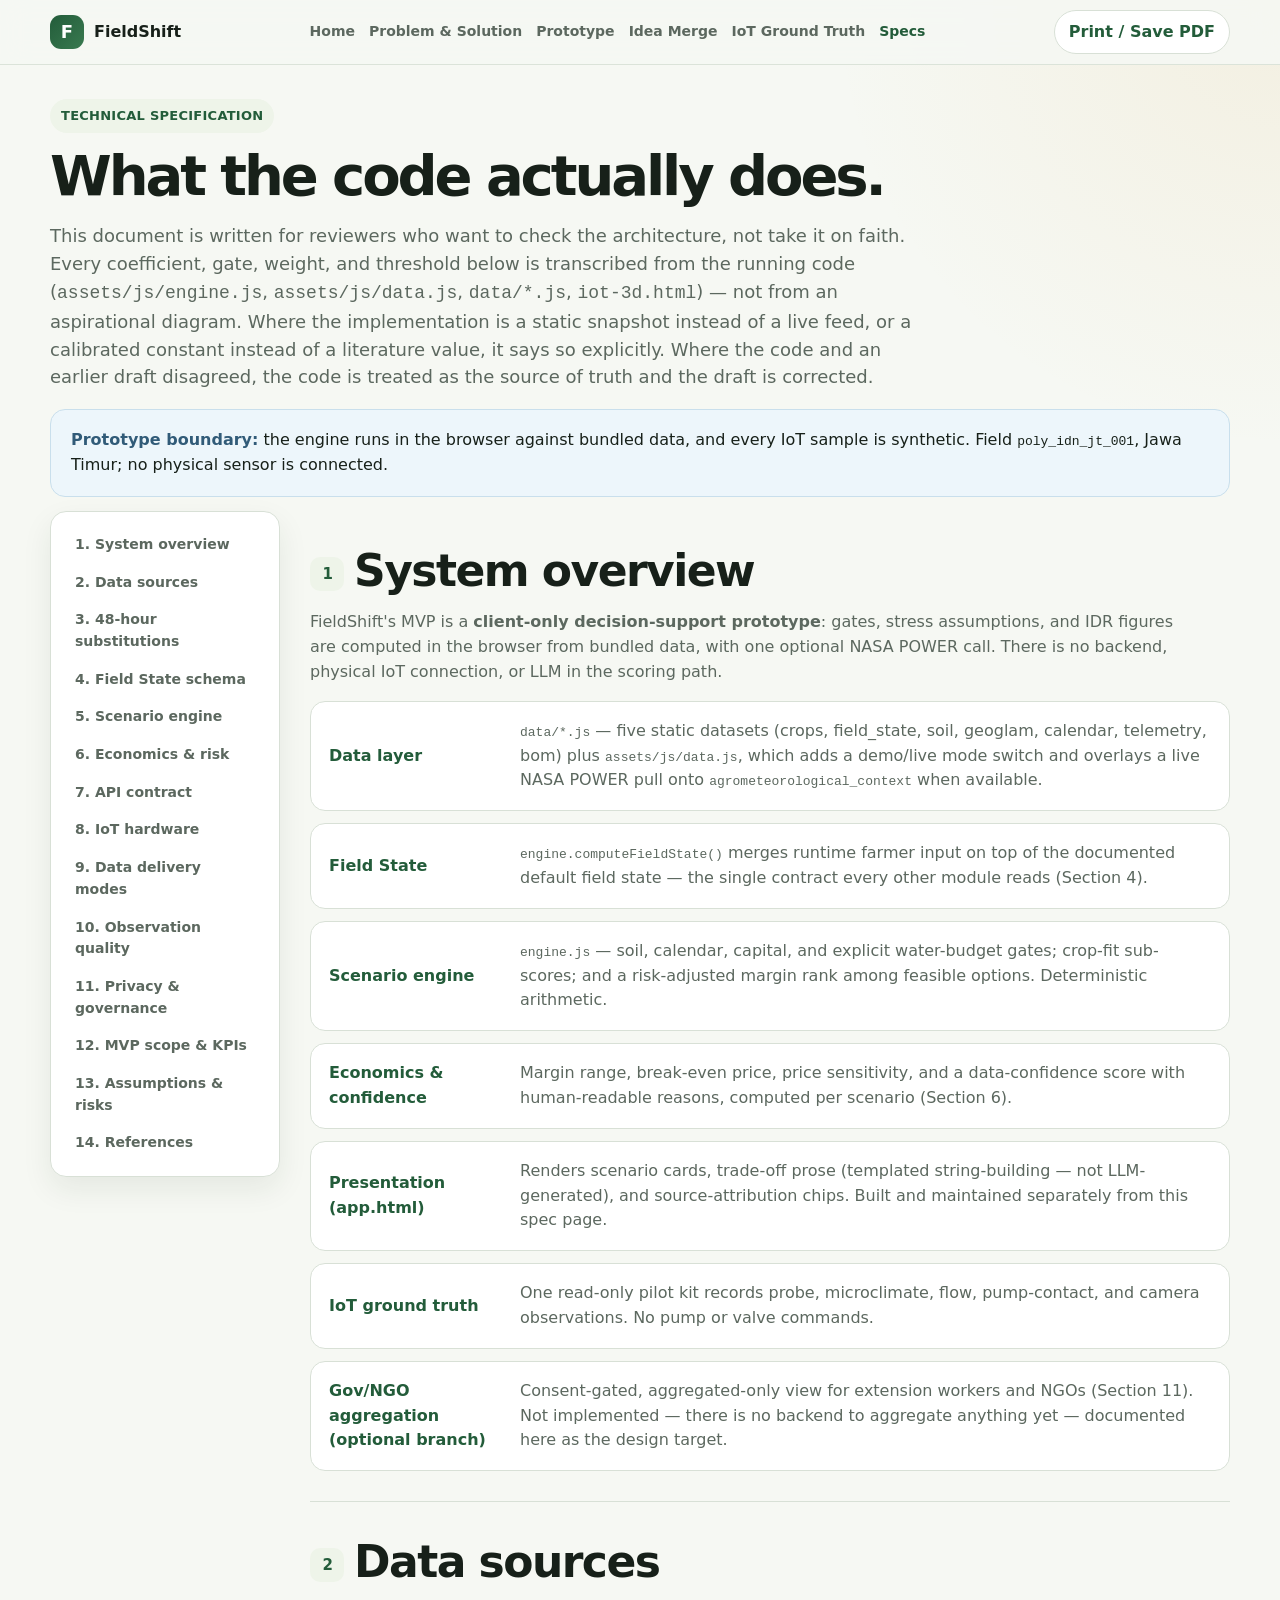
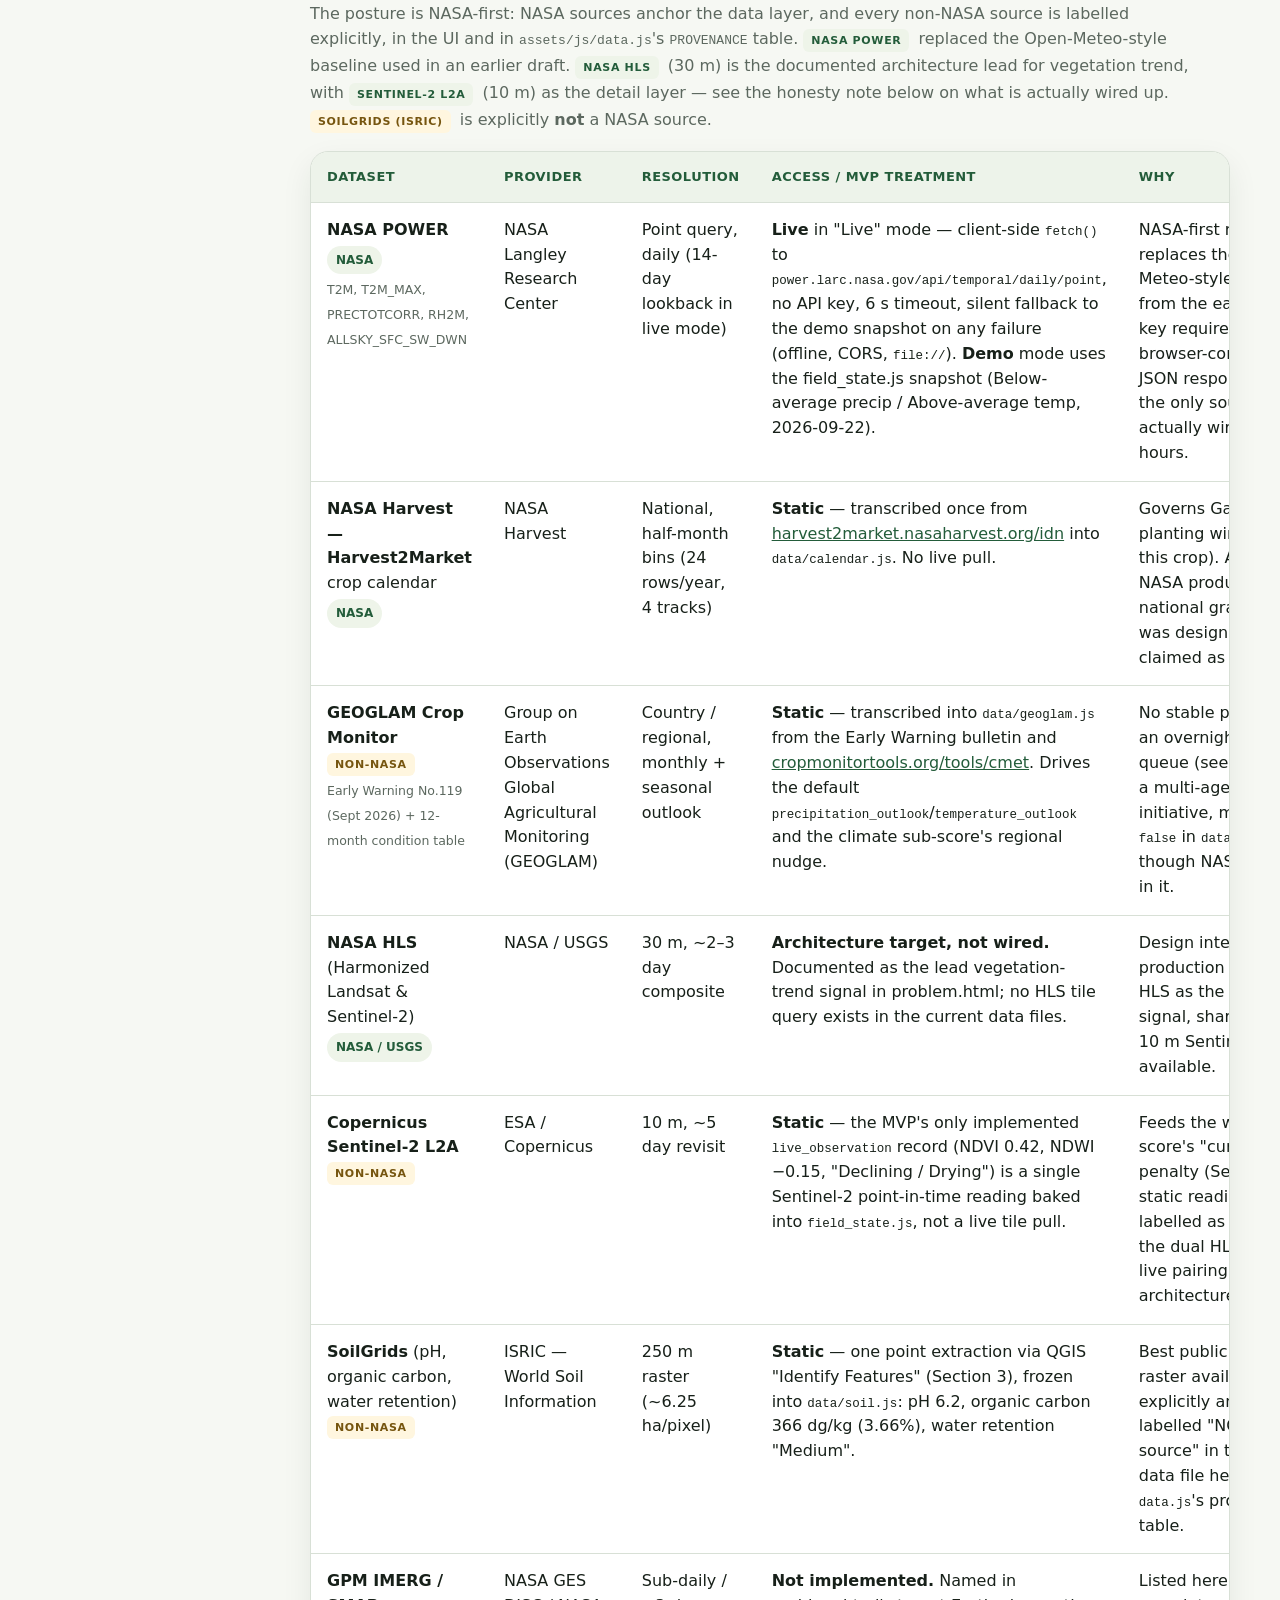
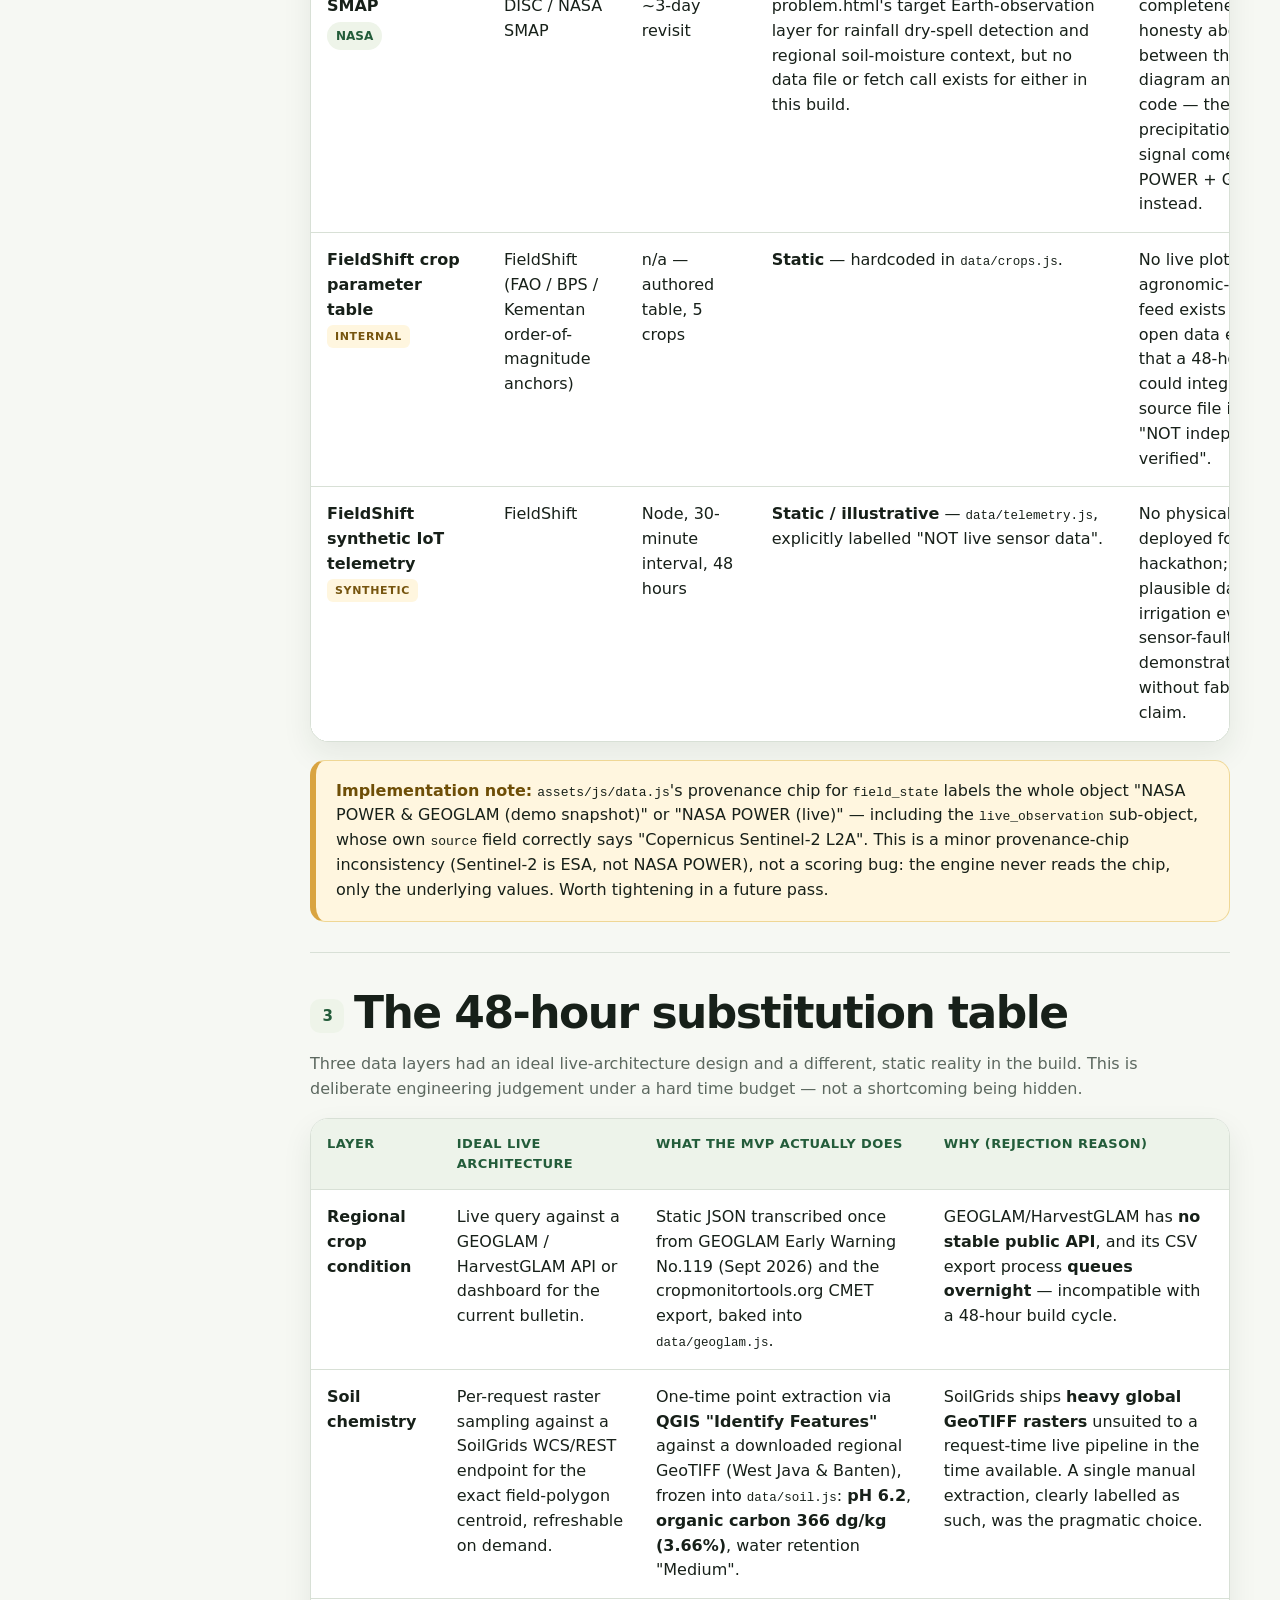
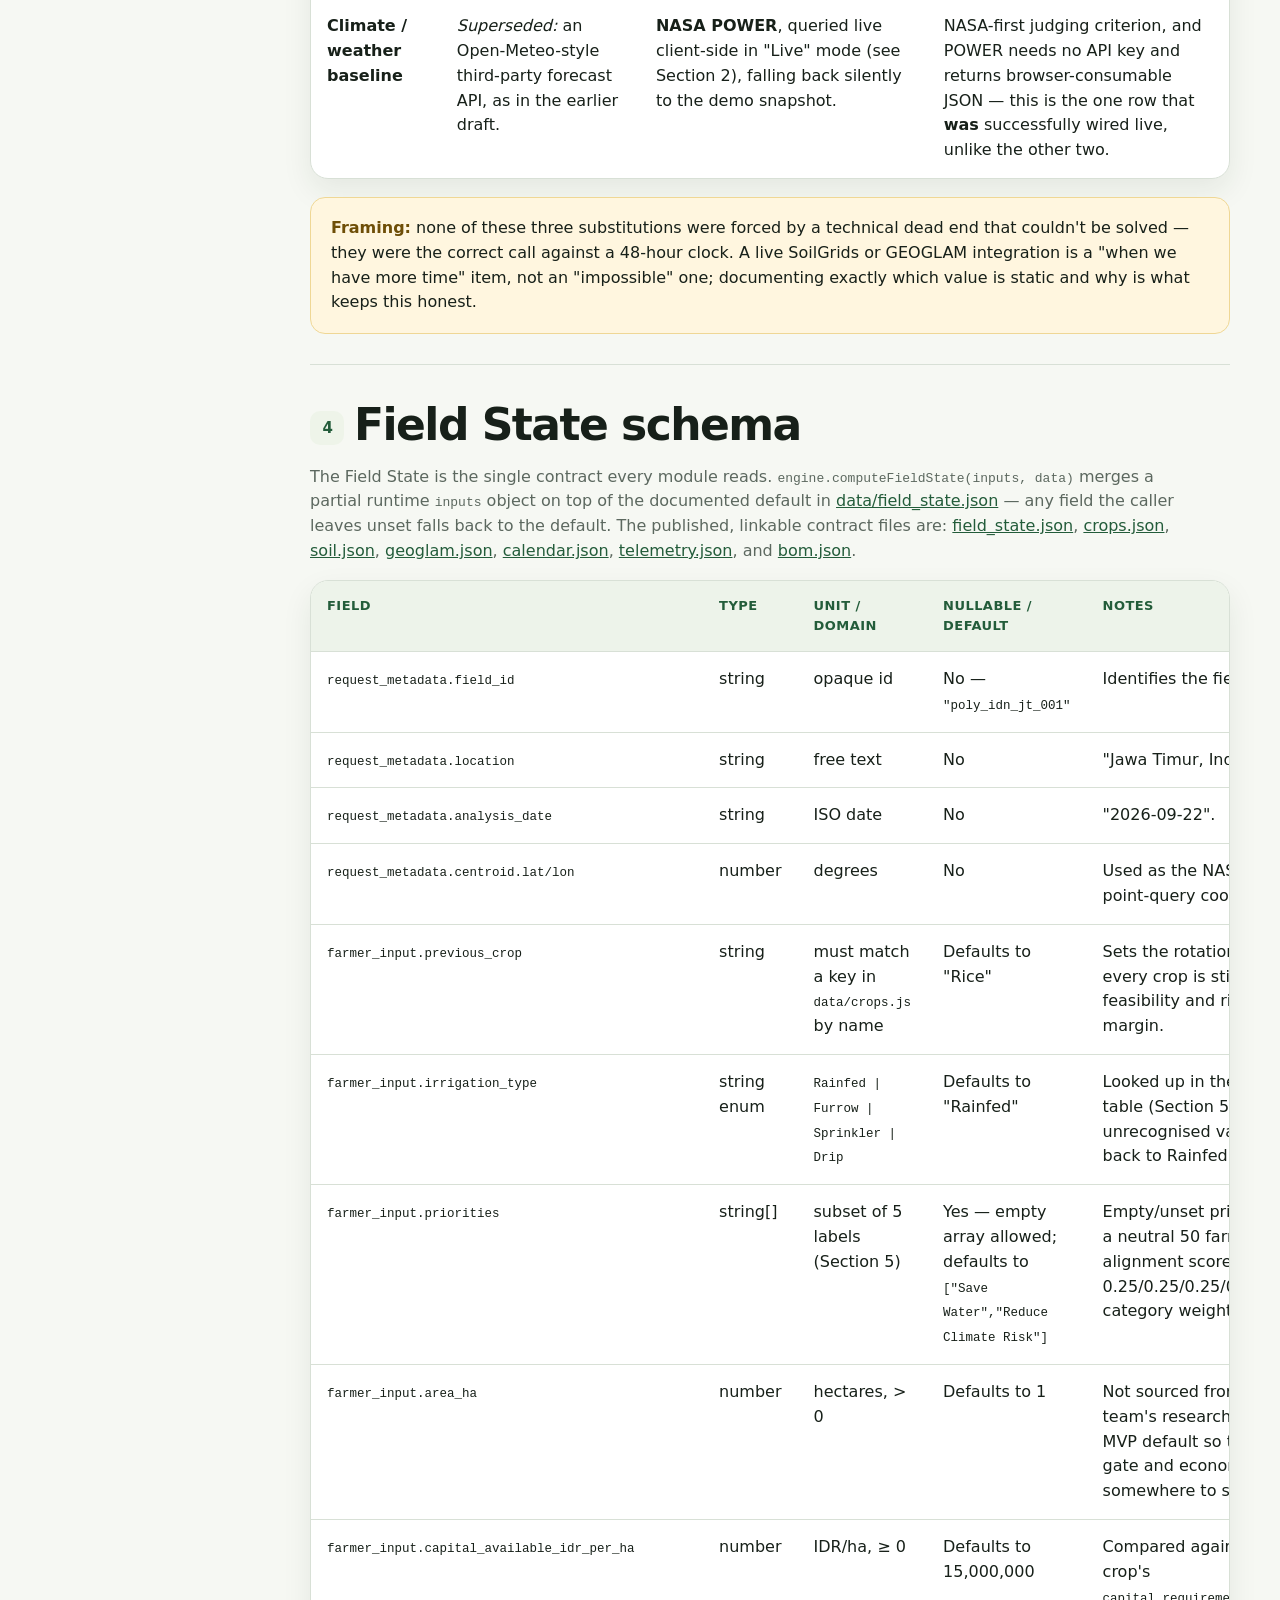
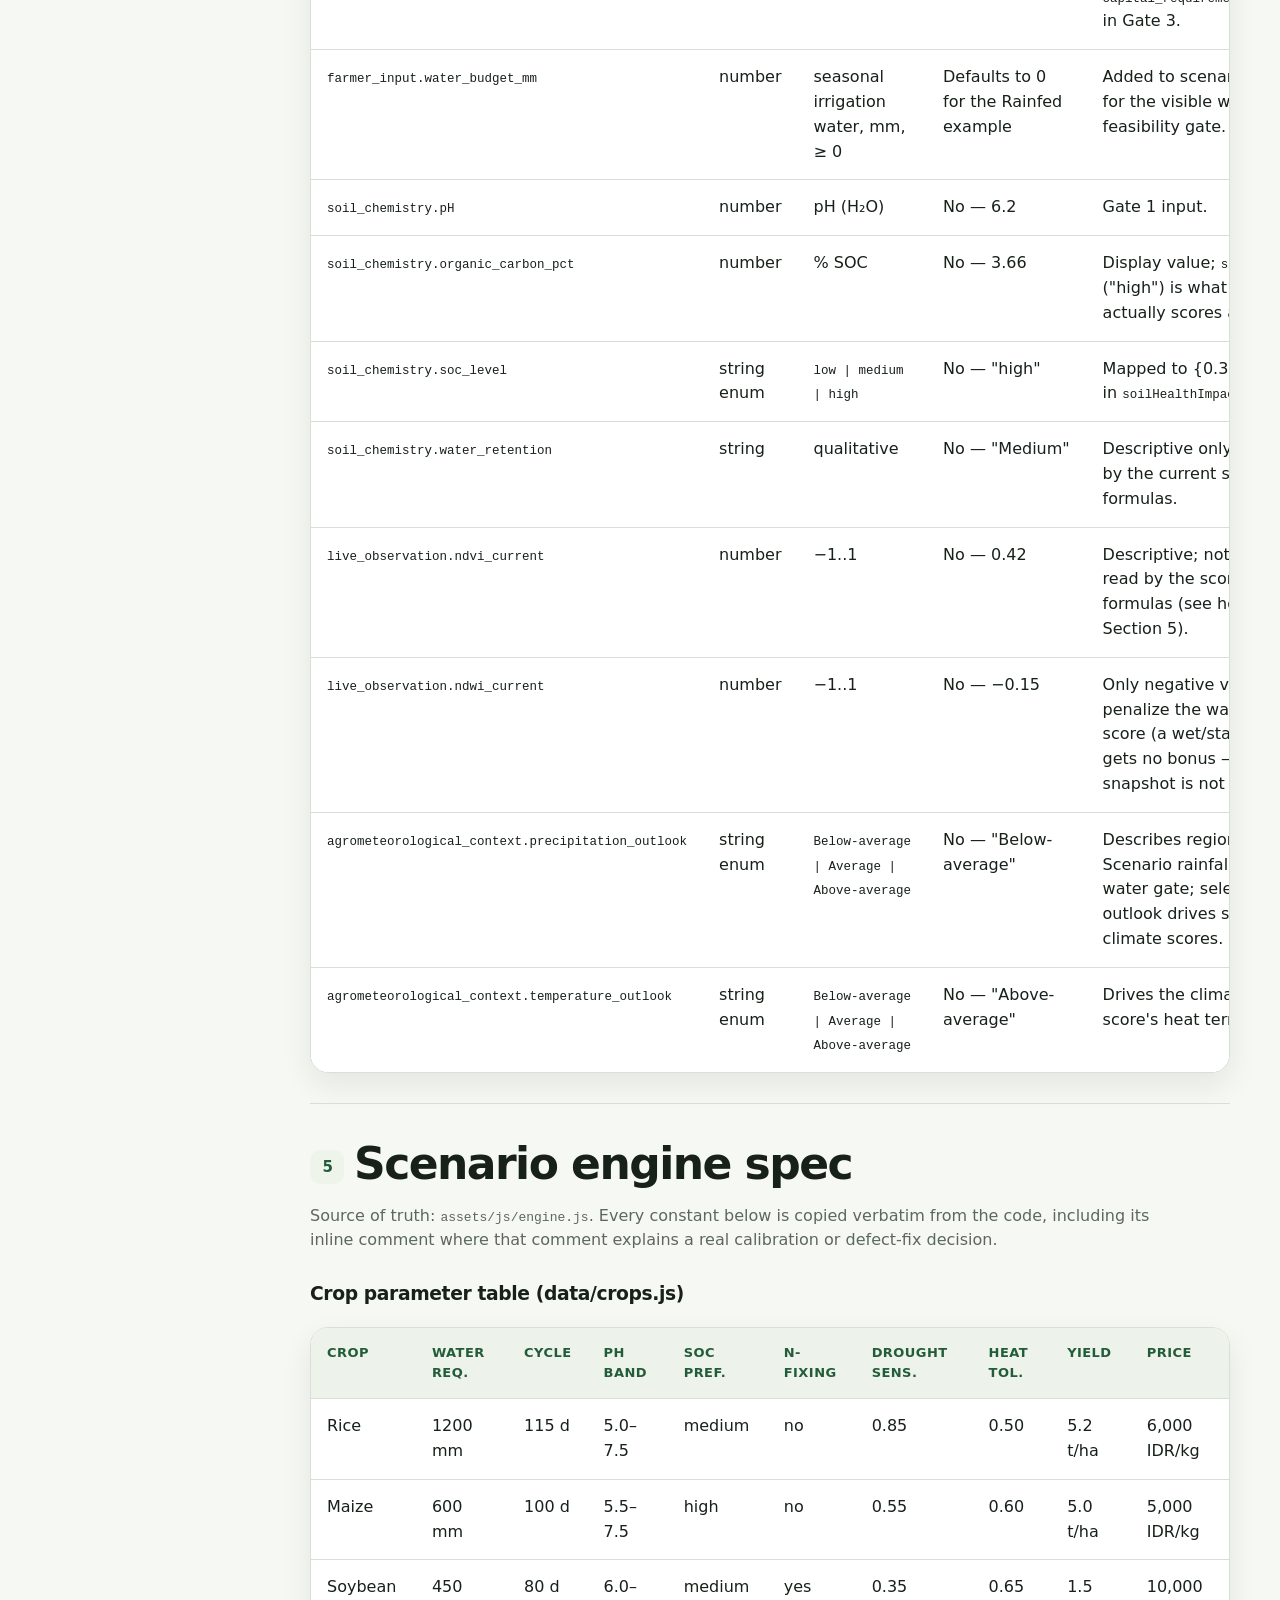
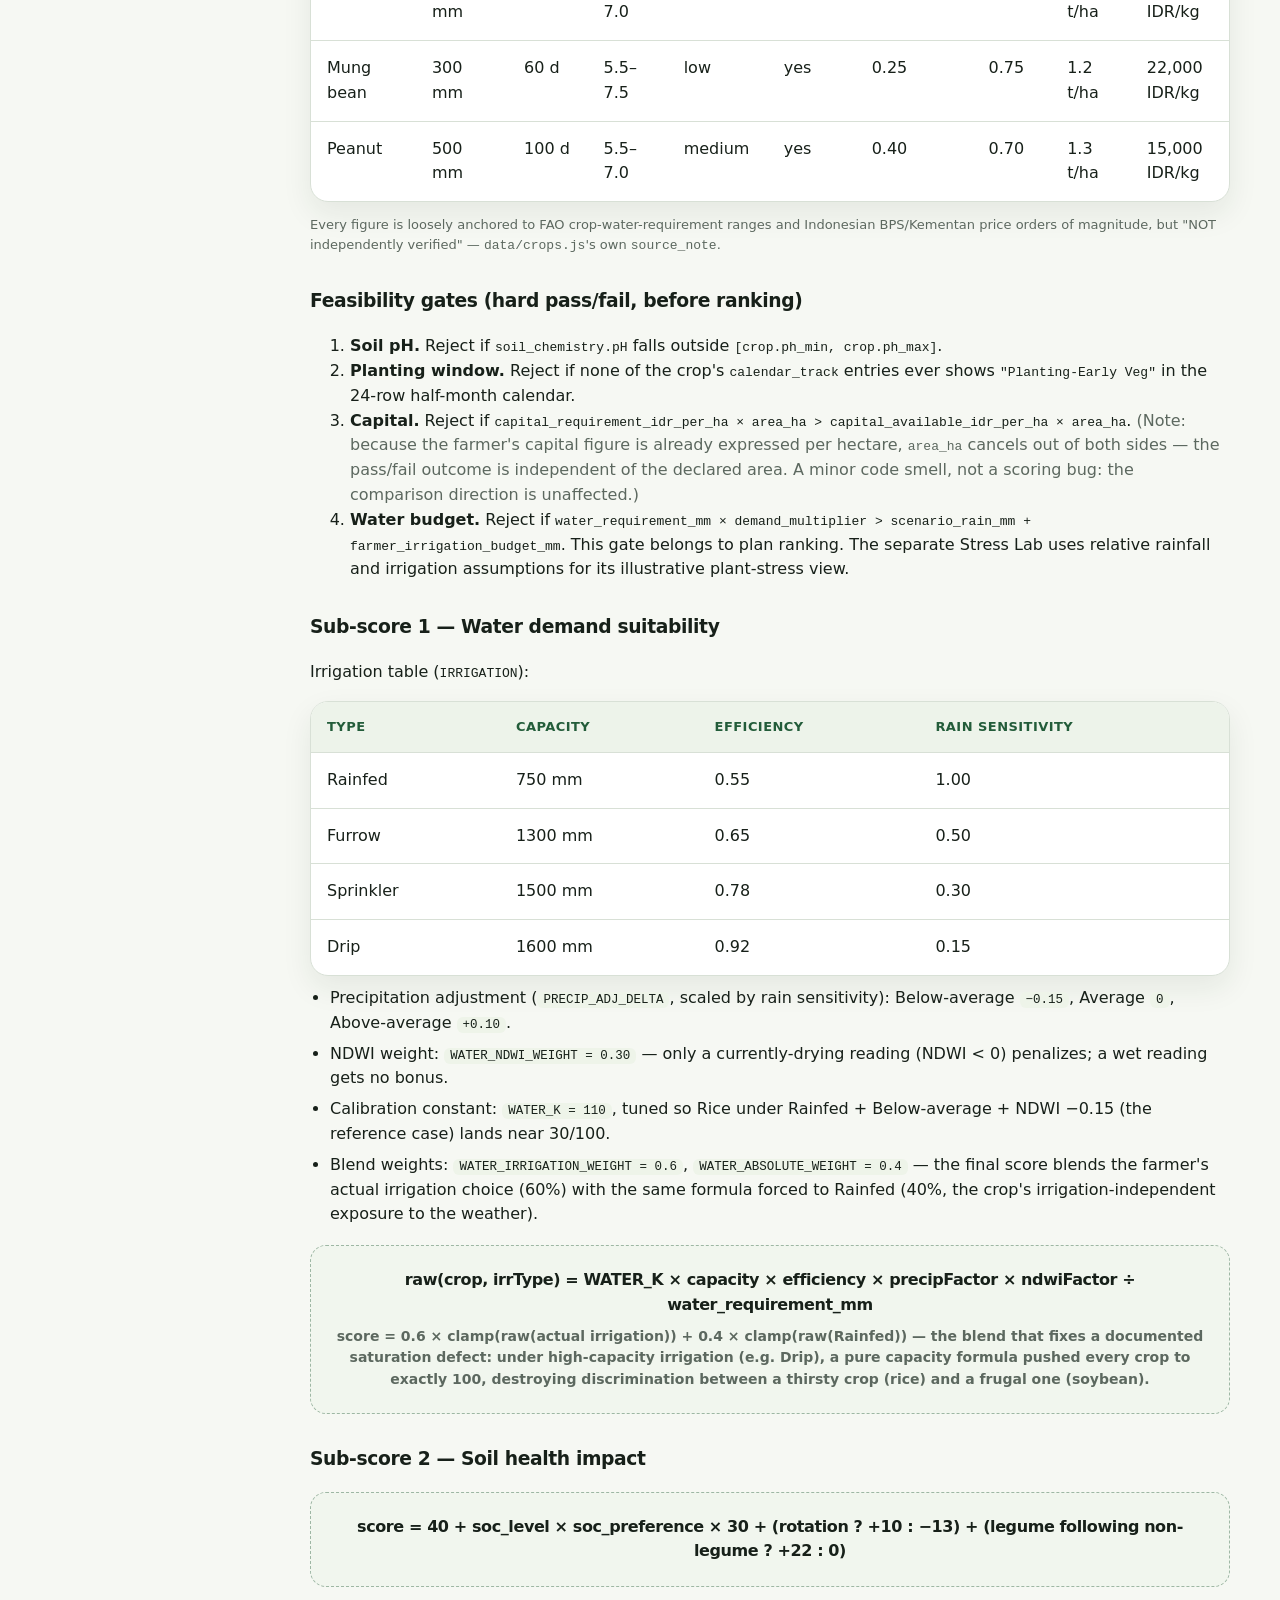
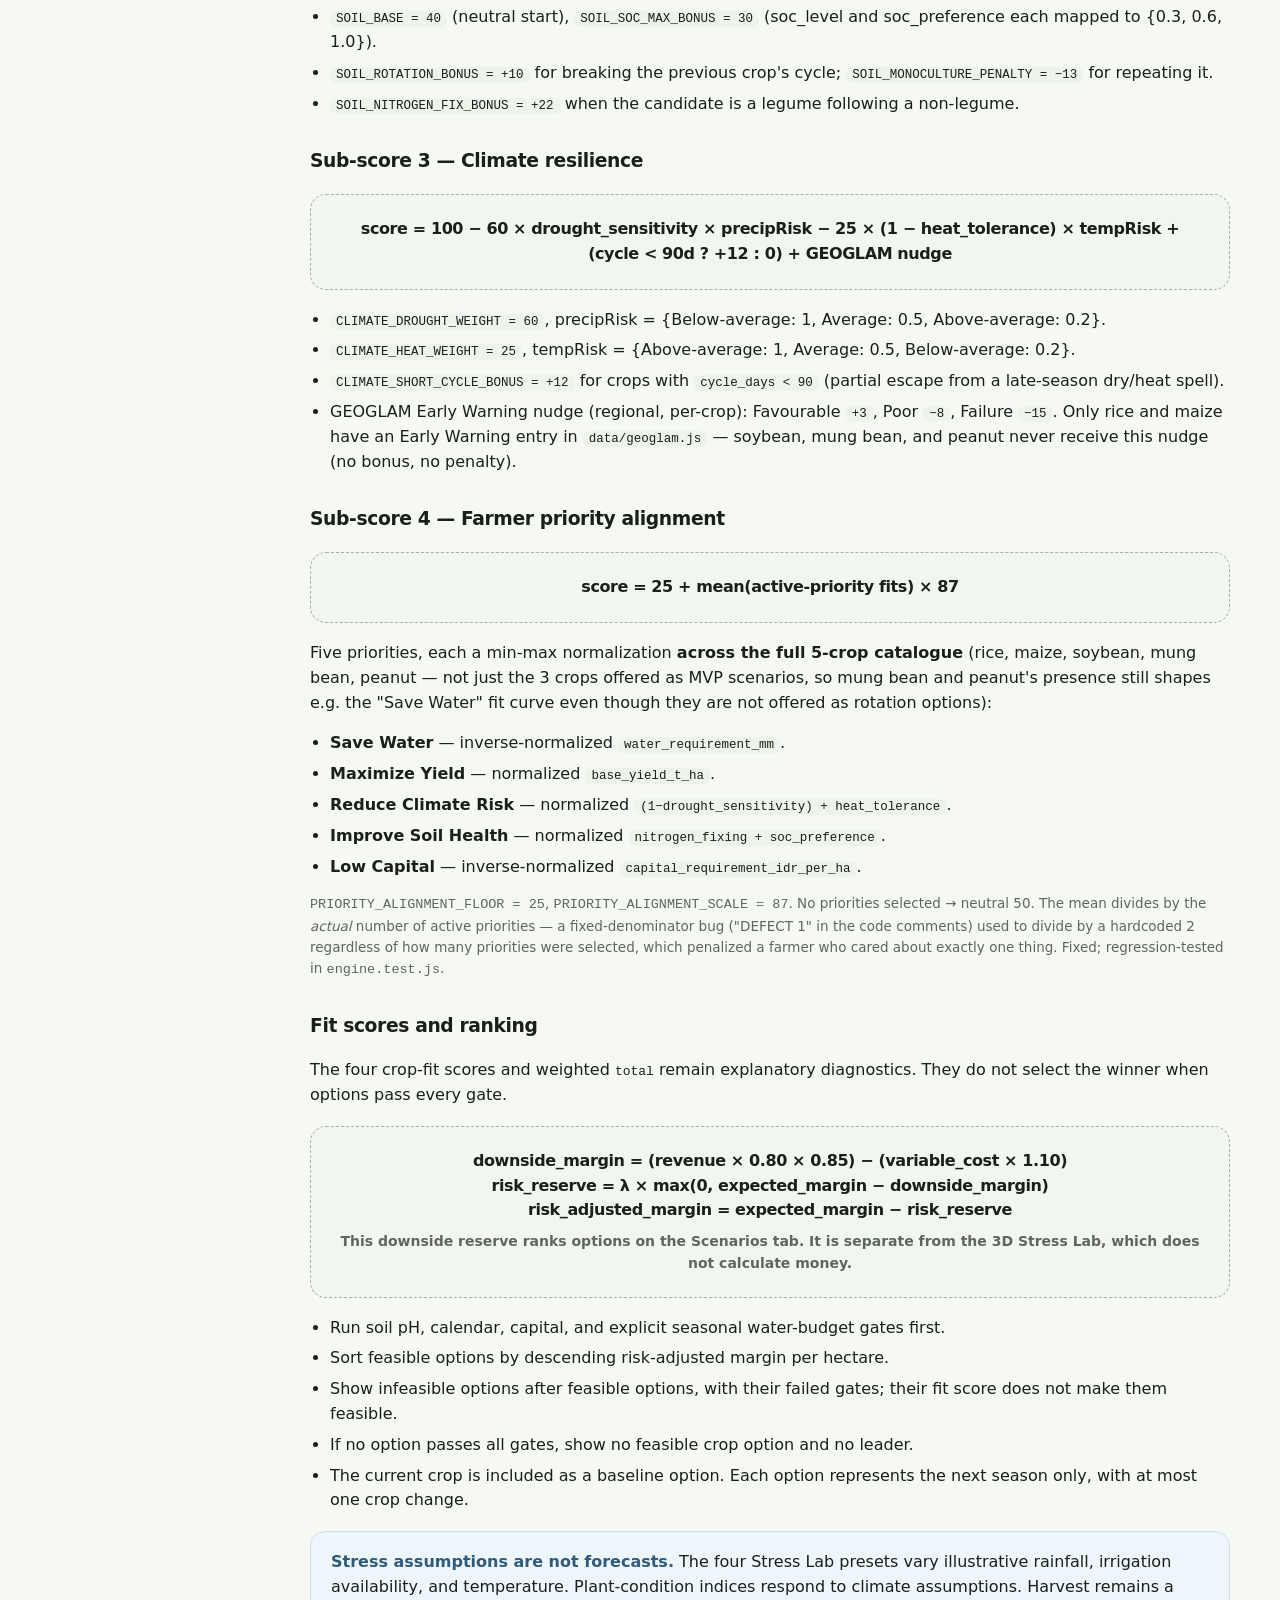
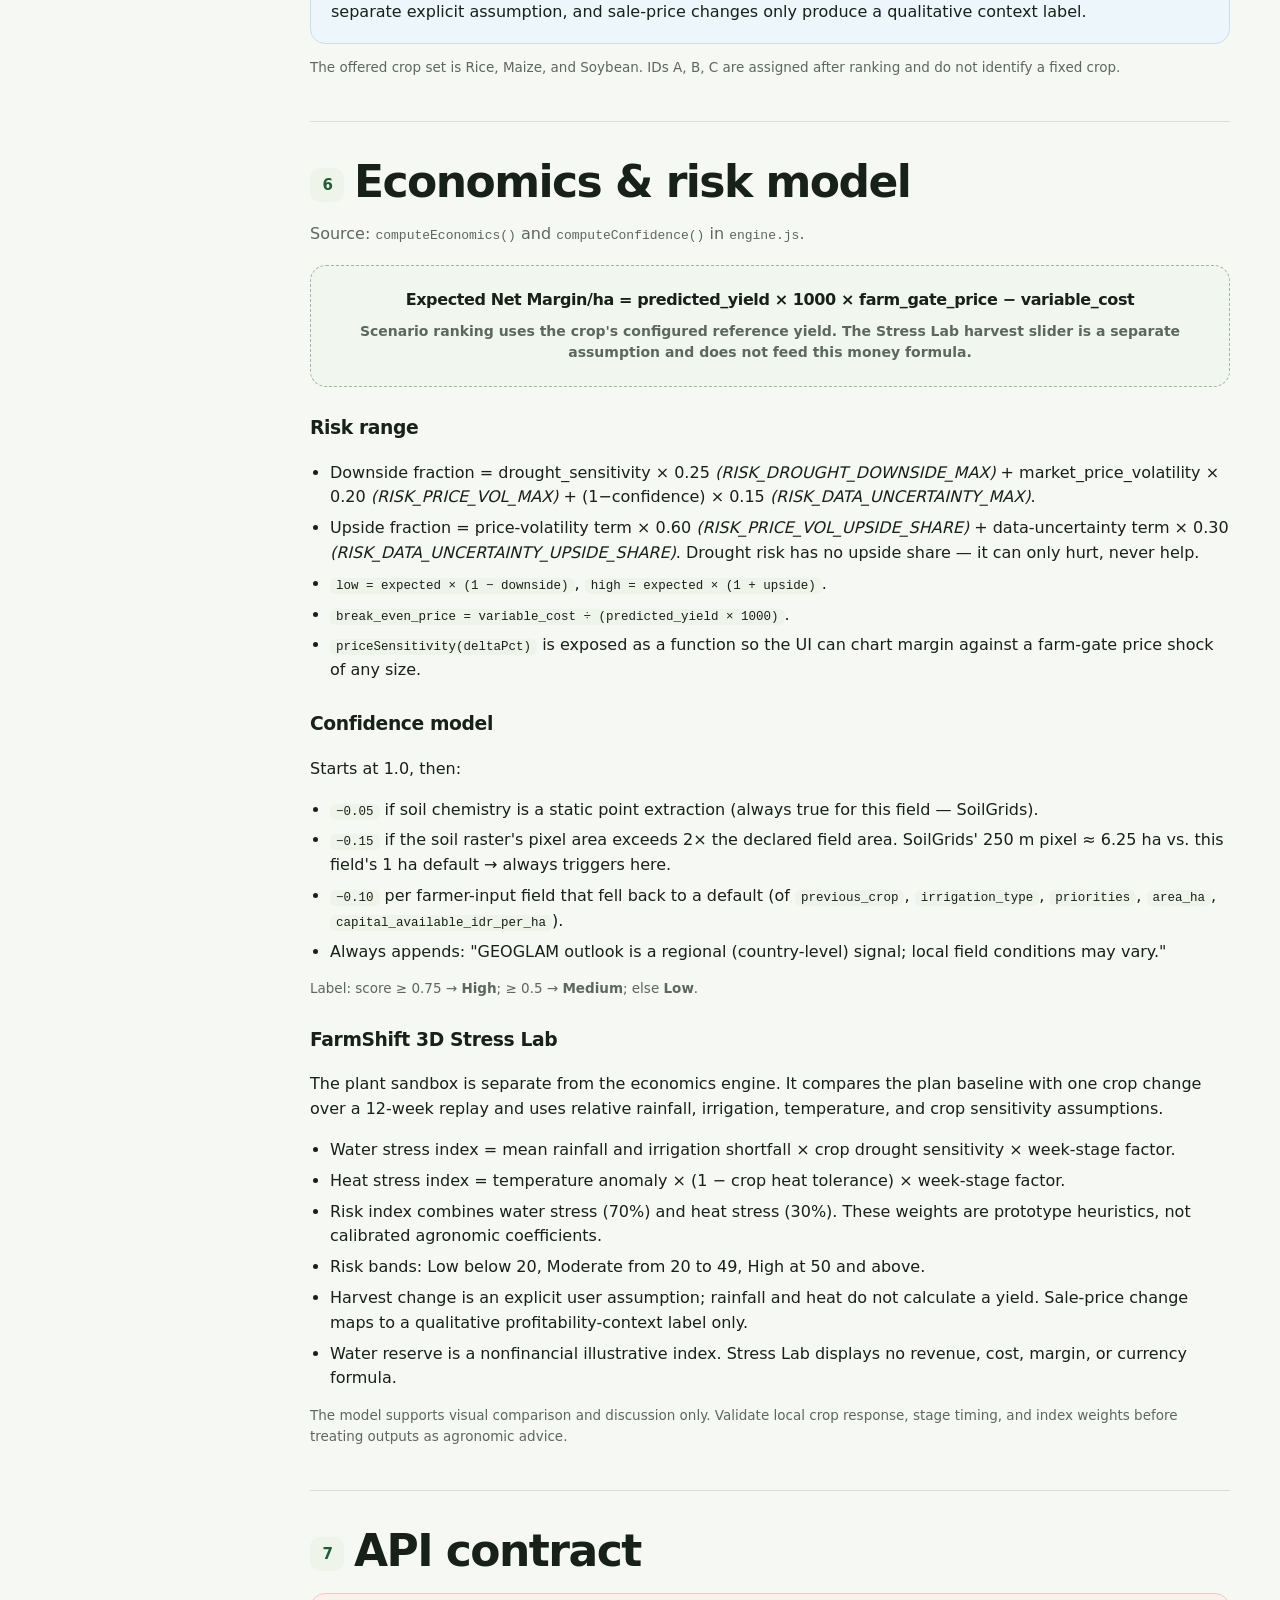
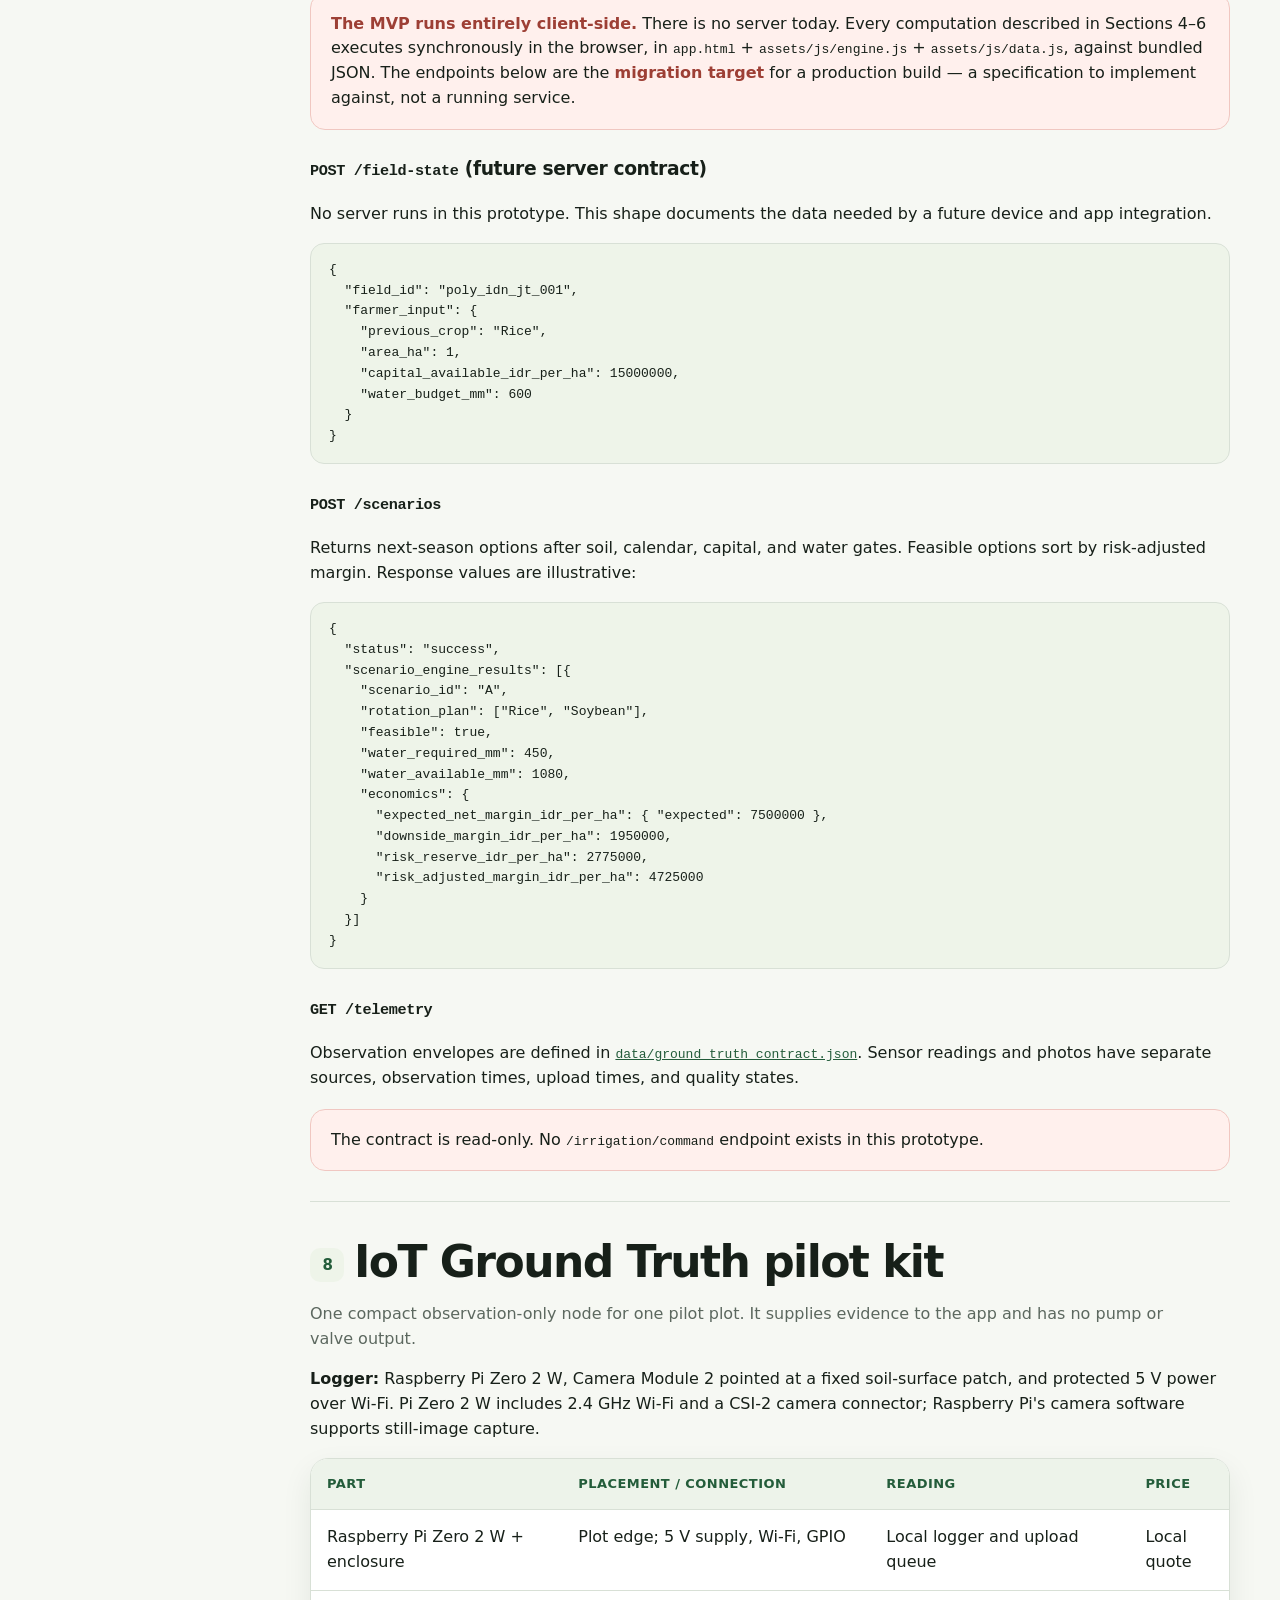
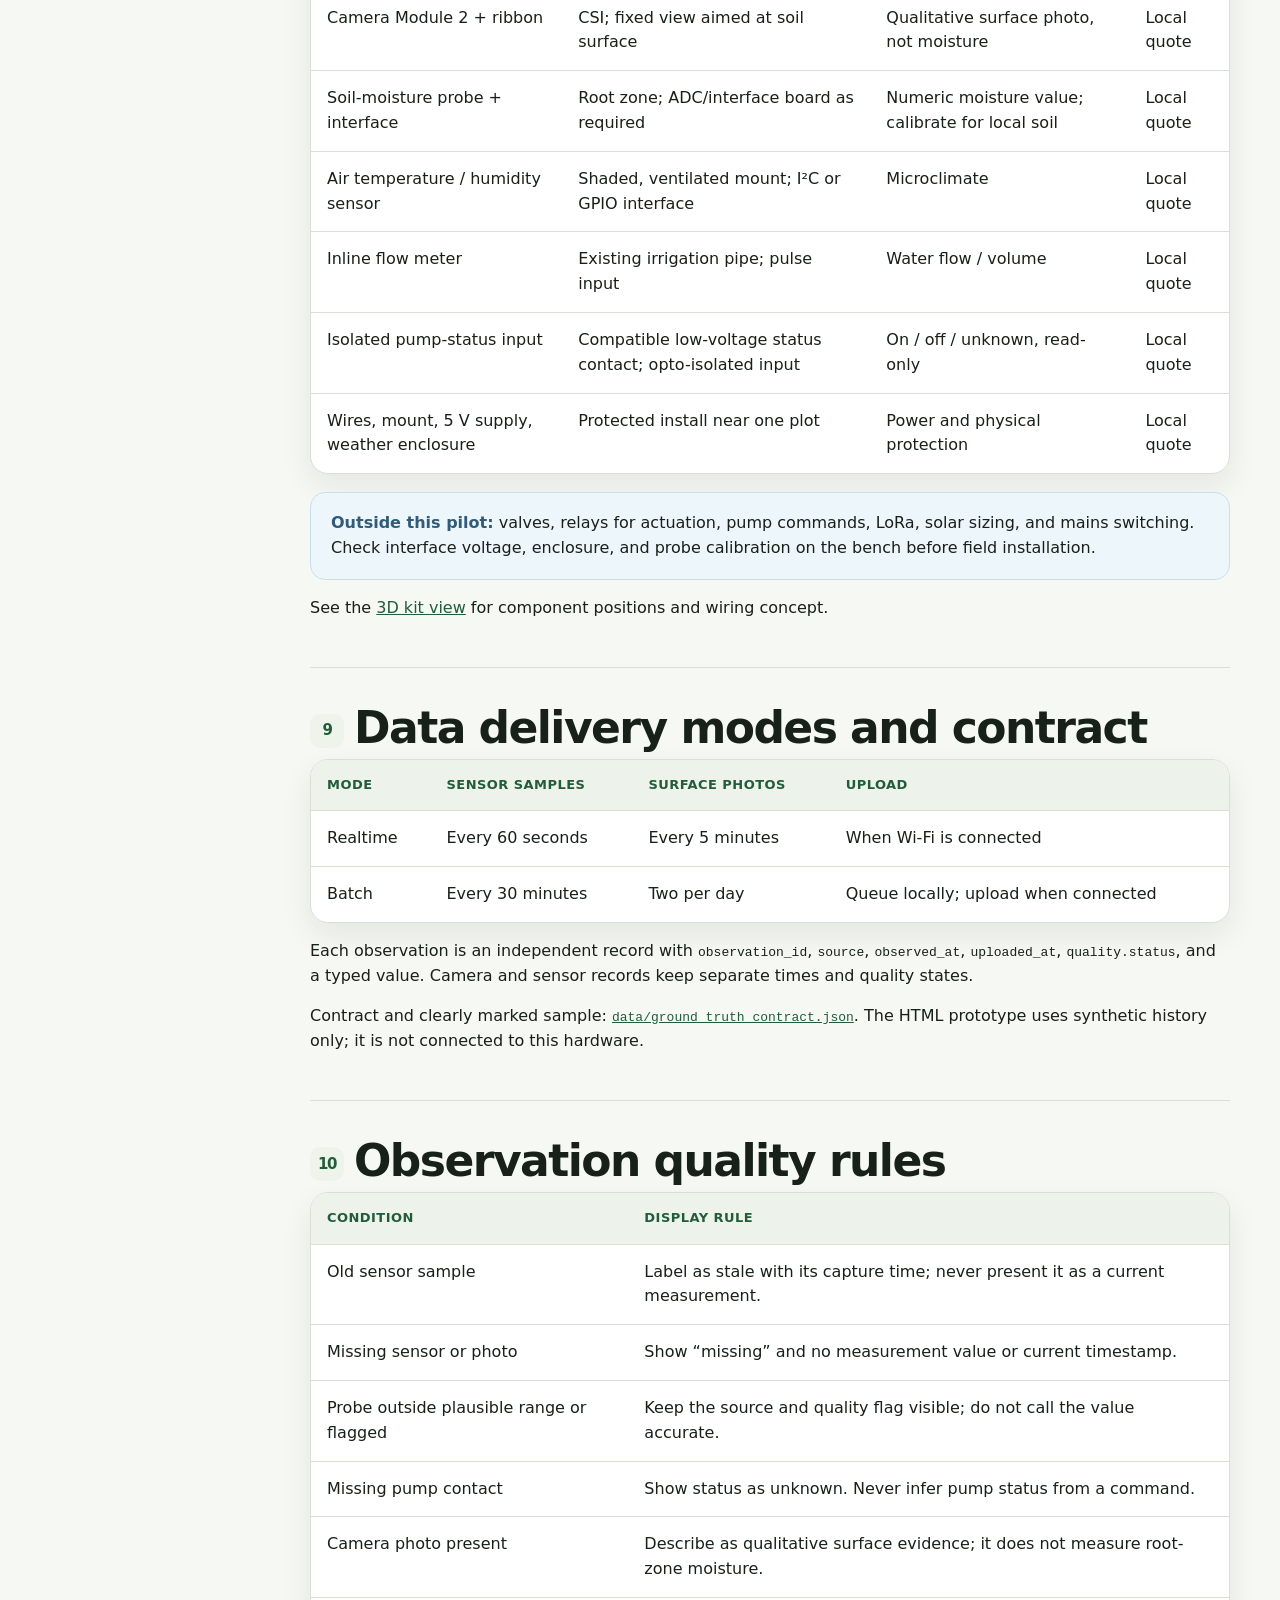
<file: specs.html>
<!DOCTYPE html>
<html lang="en">
<head>
  <meta charset="utf-8" />
  <meta name="viewport" content="width=device-width, initial-scale=1" />
  <meta name="description" content="FieldShift technical specification — crop feasibility, risk-adjusted margin, one-season stress tests, read-only IoT ground truth, and observation data contract." />
  <title>FieldShift — Technical Specification</title>
  <link rel="stylesheet" href="assets/css/fieldshift.css" />
  <style>
    /* Page-specific layout only. Everything reusable (cards, tables, callouts,
       tags, formula, code-block, kpi, source-chip, side-index) comes from
       assets/css/fieldshift.css. */
    .spec-shell {
      display: grid;
      grid-template-columns: 230px 1fr;
      gap: 30px;
      align-items: start;
      padding-top: 6px;
    }
    .spec-content { min-width: 0; }
    .spec-content > section {
      padding: 30px 0;
      border-bottom: 1px solid var(--line);
      scroll-margin-top: 84px;
    }
    .spec-content > section:last-child { border-bottom: 0; }
    .spec-num {
      display: inline-flex;
      align-items: center;
      justify-content: center;
      min-width: 34px; height: 34px;
      border-radius: 10px;
      background: var(--surface-2);
      color: var(--primary);
      font-size: 15px;
      margin-right: 10px;
    }
    h2 .spec-num { vertical-align: middle; }
    .lede { max-width: 880px; color: var(--muted); }
    .fact-grid { display: grid; grid-template-columns: repeat(2, minmax(0,1fr)); gap: 14px; margin: 14px 0; }
    @media (max-width: 700px) { .fact-grid { grid-template-columns: 1fr; } }
    .const-list { margin: 10px 0; padding-left: 20px; color: var(--text); }
    .const-list li { margin: 6px 0; }
    .const-list code { background: var(--surface-2); padding: 1px 6px; border-radius: 6px; font-size: 12.5px; }
    .honesty { border-left: 6px solid var(--accent); }
    .honesty strong { color: #6e4e07; }
    table td code, table th code { font-size: 12.5px; }
    .step-num { color: var(--primary); font-weight: 850; }
    @media (max-width: 960px) {
      .spec-shell { grid-template-columns: 1fr; }
      .side-index {
        position: static;
        display: flex;
        flex-wrap: wrap;
        gap: 6px;
        padding: 12px;
      }
      .side-index a { padding: 6px 10px; }
    }
    @media print {
      .spec-content > section { break-inside: avoid; border-bottom: 0; }
      .spec-shell { grid-template-columns: 1fr; }
    }
  </style>
</head>
<body>
  <div class="topbar">
    <div class="page topbar-inner">
      <a class="brand" href="index.html" style="text-decoration:none;color:inherit">
        <div class="brand-mark">F</div><span>FieldShift</span>
      </a>
      <nav aria-label="Main navigation">
        <a href="index.html">Home</a>
        <a href="problem.html">Problem &amp; Solution</a>
        <a href="app.html">Prototype</a>
        <a href="idea-merge.html">Idea Merge</a>
        <a href="iot-3d.html">IoT Ground Truth</a>
        <a href="specs.html" aria-current="page">Specs</a>
      </nav>
      <button class="print-button" onclick="window.print()">Print / Save PDF</button>
    </div>
  </div>

  <main>
    <header class="page" style="padding:34px 0 8px">
      <span class="eyebrow">Technical specification</span>
      <h1 style="font-size:clamp(32px,5vw,56px); margin:16px 0 10px">What the code actually does.</h1>
      <p class="lede" style="font-size:clamp(15px,1.6vw,18px)">
        This document is written for reviewers who want to check the architecture, not take it on faith.
        Every coefficient, gate, weight, and threshold below is transcribed from the running code
        (<code>assets/js/engine.js</code>, <code>assets/js/data.js</code>, <code>data/*.js</code>,
        <code>iot-3d.html</code>) — not from an aspirational diagram. Where the implementation is a static
        snapshot instead of a live feed, or a calibrated constant instead of a literature value, it says so
        explicitly. Where the code and an earlier draft disagreed, the code is treated as the source of
        truth and the draft is corrected.
      </p>
      <div class="callout info" style="margin-top:18px">
        <strong>Prototype boundary:</strong> the engine runs in the browser against bundled data, and every
        IoT sample is synthetic. Field <code>poly_idn_jt_001</code>, Jawa Timur; no physical sensor is connected.
      </div>
    </header>

    <div class="page spec-shell">
      <nav class="side-index" aria-label="Specification sections">
        <a href="#overview">1. System overview</a>
        <a href="#data-sources">2. Data sources</a>
        <a href="#substitution">3. 48-hour substitutions</a>
        <a href="#field-state">4. Field State schema</a>
        <a href="#scenario-engine">5. Scenario engine</a>
        <a href="#economics">6. Economics &amp; risk</a>
        <a href="#api">7. API contract</a>
        <a href="#hardware">8. IoT hardware</a>
        <a href="#firmware">9. Data delivery modes</a>
        <a href="#guardrails">10. Observation quality</a>
        <a href="#privacy">11. Privacy &amp; governance</a>
        <a href="#mvp">12. MVP scope &amp; KPIs</a>
        <a href="#assumptions">13. Assumptions &amp; risks</a>
        <a href="#references">14. References</a>
      </nav>

      <div class="spec-content">

        <!-- 1. SYSTEM OVERVIEW ============================================ -->
        <section id="overview">
          <h2><span class="spec-num">1</span>System overview</h2>
          <p class="lede">
            FieldShift's MVP is a <strong>client-only decision-support prototype</strong>: gates, stress
            assumptions, and IDR figures are computed in the browser from bundled data, with one optional
            NASA POWER call. There is no backend, physical IoT connection, or LLM in the scoring path.
          </p>

          <div class="architecture">
            <div class="layer">
              <div class="layer-name">Data layer</div>
              <div class="layer-body">
                <code>data/*.js</code> — five static datasets (crops, field_state, soil, geoglam, calendar,
                telemetry, bom) plus <code>assets/js/data.js</code>, which adds a demo/live mode switch and
                overlays a live NASA POWER pull onto <code>agrometeorological_context</code> when available.
              </div>
            </div>
            <div class="layer">
              <div class="layer-name">Field State</div>
              <div class="layer-body">
                <code>engine.computeFieldState()</code> merges runtime farmer input on top of the documented
                default field state — the single contract every other module reads (Section 4).
              </div>
            </div>
            <div class="layer">
              <div class="layer-name">Scenario engine</div>
              <div class="layer-body">
                <code>engine.js</code> — soil, calendar, capital, and explicit water-budget gates; crop-fit
                sub-scores; and a risk-adjusted margin rank among feasible options. Deterministic arithmetic.
              </div>
            </div>
            <div class="layer">
              <div class="layer-name">Economics &amp; confidence</div>
              <div class="layer-body">
                Margin range, break-even price, price sensitivity, and a data-confidence score with
                human-readable reasons, computed per scenario (Section 6).
              </div>
            </div>
            <div class="layer">
              <div class="layer-name">Presentation (app.html)</div>
              <div class="layer-body">
                Renders scenario cards, trade-off prose (templated string-building — not LLM-generated),
                and source-attribution chips. Built and maintained separately from this spec page.
              </div>
            </div>
            <div class="layer">
              <div class="layer-name">IoT ground truth</div>
              <div class="layer-body">One read-only pilot kit records probe, microclimate, flow, pump-contact, and camera observations. No pump or valve commands.</div>
            </div>
            <div class="layer">
              <div class="layer-name">Gov/NGO aggregation (optional branch)</div>
              <div class="layer-body">
                Consent-gated, aggregated-only view for extension workers and NGOs (Section 11). Not
                implemented — there is no backend to aggregate anything yet — documented here as the design
                target.
              </div>
            </div>
          </div>
        </section>

        <!-- 2. DATA SOURCES =============================================== -->
        <section id="data-sources">
          <h2><span class="spec-num">2</span>Data sources</h2>
          <p class="lede">
            The posture is NASA-first: NASA sources anchor the data layer, and every non-NASA source is
            labelled explicitly, in the UI and in <code>assets/js/data.js</code>'s <code>PROVENANCE</code>
            table. <span class="source-chip">NASA POWER</span> replaced the Open-Meteo-style baseline used in
            an earlier draft. <span class="source-chip">NASA HLS</span> (30&nbsp;m) is the documented
            architecture lead for vegetation trend, with <span class="source-chip">Sentinel-2 L2A</span>
            (10&nbsp;m) as the detail layer — see the honesty note below on what is actually wired up.
            <span class="source-chip non-nasa">SoilGrids (ISRIC)</span> is explicitly <strong>not</strong> a
            NASA source.
          </p>

          <div class="table-wrap">
            <table>
              <thead>
                <tr><th>Dataset</th><th>Provider</th><th>Resolution</th><th>Access / MVP treatment</th><th>Why</th></tr>
              </thead>
              <tbody>
                <tr>
                  <td><strong>NASA POWER</strong><br /><span class="tag">NASA</span><br /><span class="muted" style="font-size:12.5px">T2M, T2M_MAX, PRECTOTCORR, RH2M, ALLSKY_SFC_SW_DWN</span></td>
                  <td>NASA Langley Research Center</td>
                  <td>Point query, daily (14-day lookback in live mode)</td>
                  <td><strong>Live</strong> in "Live" mode — client-side <code>fetch()</code> to <code>power.larc.nasa.gov/api/temporal/daily/point</code>, no API key, 6&nbsp;s timeout, silent fallback to the demo snapshot on any failure (offline, CORS, <code>file://</code>). <strong>Demo</strong> mode uses the field_state.js snapshot (Below-average precip / Above-average temp, 2026-09-22).</td>
                  <td>NASA-first mandate; replaces the Open-Meteo-style baseline from the earlier draft. No key requirement and a browser-consumable JSON response made it the only source that was actually wired live in 48 hours.</td>
                </tr>
                <tr>
                  <td><strong>NASA Harvest — Harvest2Market</strong> crop calendar<br /><span class="tag">NASA</span></td>
                  <td>NASA Harvest</td>
                  <td>National, half-month bins (24 rows/year, 4 tracks)</td>
                  <td><strong>Static</strong> — transcribed once from <a href="https://harvest2market.nasaharvest.org/idn" target="_blank" rel="noreferrer">harvest2market.nasaharvest.org/idn</a> into <code>data/calendar.js</code>. No live pull.</td>
                  <td>Governs Gate&nbsp;2 (does a planting window exist for this crop). A genuine NASA product, at the national granularity it was designed for — not claimed as plot-level.</td>
                </tr>
                <tr>
                  <td><strong>GEOGLAM Crop Monitor</strong><br /><span class="source-chip non-nasa">Non-NASA</span><br /><span class="muted" style="font-size:12.5px">Early Warning No.119 (Sept 2026) + 12-month condition table</span></td>
                  <td>Group on Earth Observations Global Agricultural Monitoring (GEOGLAM)</td>
                  <td>Country / regional, monthly + seasonal outlook</td>
                  <td><strong>Static</strong> — transcribed into <code>data/geoglam.js</code> from the Early Warning bulletin and <a href="https://cropmonitortools.org/tools/cmet/" target="_blank" rel="noreferrer">cropmonitortools.org/tools/cmet</a>. Drives the default <code>precipitation_outlook</code>/<code>temperature_outlook</code> and the climate sub-score's regional nudge.</td>
                  <td>No stable public API and an overnight CSV export queue (see Section 3) — a multi-agency GEO initiative, marked <code>is_nasa: false</code> in <code>data.js</code> even though NASA participates in it.</td>
                </tr>
                <tr>
                  <td><strong>NASA HLS</strong> (Harmonized Landsat &amp; Sentinel-2)<br /><span class="tag">NASA / USGS</span></td>
                  <td>NASA / USGS</td>
                  <td>30&nbsp;m, ~2–3 day composite</td>
                  <td><strong>Architecture target, not wired.</strong> Documented as the lead vegetation-trend signal in problem.html; no HLS tile query exists in the current data files.</td>
                  <td>Design intent for a production build: 30&nbsp;m HLS as the broad trend signal, sharpened by 10&nbsp;m Sentinel-2 where available.</td>
                </tr>
                <tr>
                  <td><strong>Copernicus Sentinel-2 L2A</strong><br /><span class="source-chip non-nasa">Non-NASA</span></td>
                  <td>ESA / Copernicus</td>
                  <td>10&nbsp;m, ~5 day revisit</td>
                  <td><strong>Static</strong> — the MVP's only implemented <code>live_observation</code> record (NDVI 0.42, NDWI &minus;0.15, "Declining / Drying") is a single Sentinel-2 point-in-time reading baked into <code>field_state.js</code>, not a live tile pull.</td>
                  <td>Feeds the water sub-score's "currently drying" penalty (Section 5). One static reading, honestly labelled as such — not the dual HLS+Sentinel-2 live pairing the architecture describes.</td>
                </tr>
                <tr>
                  <td><strong>SoilGrids</strong> (pH, organic carbon, water retention)<br /><span class="source-chip non-nasa">Non-NASA</span></td>
                  <td>ISRIC — World Soil Information</td>
                  <td>250&nbsp;m raster (~6.25 ha/pixel)</td>
                  <td><strong>Static</strong> — one point extraction via QGIS "Identify Features" (Section 3), frozen into <code>data/soil.js</code>: pH 6.2, organic carbon 366 dg/kg (3.66%), water retention "Medium".</td>
                  <td>Best public global soil raster available, but explicitly and repeatedly labelled "NOT a NASA source" in the UI, the data file header, and <code>data.js</code>'s provenance table.</td>
                </tr>
                <tr>
                  <td><strong>GPM IMERG / SMAP</strong><br /><span class="tag">NASA</span></td>
                  <td>NASA GES DISC / NASA SMAP</td>
                  <td>Sub-daily / ~3-day revisit</td>
                  <td><strong>Not implemented.</strong> Named in problem.html's target Earth-observation layer for rainfall dry-spell detection and regional soil-moisture context, but no data file or fetch call exists for either in this build.</td>
                  <td>Listed here for completeness and honesty about the gap between the architecture diagram and the shipped code — the MVP's actual precipitation/temperature signal comes from NASA POWER + GEOGLAM instead.</td>
                </tr>
                <tr>
                  <td><strong>FieldShift crop parameter table</strong><br /><span class="source-chip non-nasa">Internal</span></td>
                  <td>FieldShift (FAO / BPS / Kementan order-of-magnitude anchors)</td>
                  <td>n/a — authored table, 5 crops</td>
                  <td><strong>Static</strong> — hardcoded in <code>data/crops.js</code>.</td>
                  <td>No live plot-level agronomic-economic feed exists in Indonesia's open data ecosystem that a 48-hour build could integrate. The source file itself says "NOT independently verified".</td>
                </tr>
                <tr>
                  <td><strong>FieldShift synthetic IoT telemetry</strong><br /><span class="source-chip non-nasa">Synthetic</span></td>
                  <td>FieldShift</td>
                  <td>Node, 30-minute interval, 48 hours</td>
                  <td><strong>Static / illustrative</strong> — <code>data/telemetry.js</code>, explicitly labelled "NOT live sensor data".</td>
                  <td>No physical sensor was deployed for the hackathon; synthetic-but-plausible data (one clean irrigation event, one sensor-fault window) demonstrates the UI without fabricating a live claim.</td>
                </tr>
              </tbody>
            </table>
          </div>

          <div class="callout honesty">
            <strong>Implementation note:</strong> <code>assets/js/data.js</code>'s provenance chip for
            <code>field_state</code> labels the whole object "NASA POWER &amp; GEOGLAM (demo snapshot)" or
            "NASA POWER (live)" — including the <code>live_observation</code> sub-object, whose own
            <code>source</code> field correctly says "Copernicus Sentinel-2 L2A". This is a minor
            provenance-chip inconsistency (Sentinel-2 is ESA, not NASA POWER), not a scoring bug: the engine
            never reads the chip, only the underlying values. Worth tightening in a future pass.
          </div>
        </section>

        <!-- 3. 48-HOUR SUBSTITUTION TABLE ================================= -->
        <section id="substitution">
          <h2><span class="spec-num">3</span>The 48-hour substitution table</h2>
          <p class="lede">
            Three data layers had an ideal live-architecture design and a different, static reality in the
            build. This is deliberate engineering judgement under a hard time budget — not a shortcoming
            being hidden.
          </p>

          <div class="table-wrap">
            <table>
              <thead>
                <tr><th>Layer</th><th>Ideal live architecture</th><th>What the MVP actually does</th><th>Why (rejection reason)</th></tr>
              </thead>
              <tbody>
                <tr>
                  <td><strong>Regional crop condition</strong></td>
                  <td>Live query against a GEOGLAM / HarvestGLAM API or dashboard for the current bulletin.</td>
                  <td>Static JSON transcribed once from GEOGLAM Early Warning No.119 (Sept 2026) and the cropmonitortools.org CMET export, baked into <code>data/geoglam.js</code>.</td>
                  <td>GEOGLAM/HarvestGLAM has <strong>no stable public API</strong>, and its CSV export process <strong>queues overnight</strong> — incompatible with a 48-hour build cycle.</td>
                </tr>
                <tr>
                  <td><strong>Soil chemistry</strong></td>
                  <td>Per-request raster sampling against a SoilGrids WCS/REST endpoint for the exact field-polygon centroid, refreshable on demand.</td>
                  <td>One-time point extraction via <strong>QGIS "Identify Features"</strong> against a downloaded regional GeoTIFF (West Java &amp; Banten), frozen into <code>data/soil.js</code>: <strong>pH 6.2</strong>, <strong>organic carbon 366 dg/kg (3.66%)</strong>, water retention "Medium".</td>
                  <td>SoilGrids ships <strong>heavy global GeoTIFF rasters</strong> unsuited to a request-time live pipeline in the time available. A single manual extraction, clearly labelled as such, was the pragmatic choice.</td>
                </tr>
                <tr>
                  <td><strong>Climate / weather baseline</strong></td>
                  <td><em>Superseded:</em> an Open-Meteo-style third-party forecast API, as in the earlier draft.</td>
                  <td><strong>NASA POWER</strong>, queried live client-side in "Live" mode (see Section 2), falling back silently to the demo snapshot.</td>
                  <td>NASA-first judging criterion, and POWER needs no API key and returns browser-consumable JSON — this is the one row that <strong>was</strong> successfully wired live, unlike the other two.</td>
                </tr>
              </tbody>
            </table>
          </div>

          <div class="callout">
            <strong>Framing:</strong> none of these three substitutions were forced by a technical dead end
            that couldn't be solved — they were the correct call against a 48-hour clock. A live SoilGrids
            or GEOGLAM integration is a "when we have more time" item, not an "impossible" one; documenting
            exactly which value is static and why is what keeps this honest.
          </div>
        </section>

        <!-- 4. FIELD STATE SCHEMA ========================================= -->
        <section id="field-state">
          <h2><span class="spec-num">4</span>Field State schema</h2>
          <p class="lede">
            The Field State is the single contract every module reads. <code>engine.computeFieldState(inputs, data)</code>
            merges a partial runtime <code>inputs</code> object on top of the documented default in
            <a href="data/field_state.json" target="_blank">data/field_state.json</a> — any field the caller
            leaves unset falls back to the default. The published, linkable contract files are:
            <a href="data/field_state.json" target="_blank">field_state.json</a>,
            <a href="data/crops.json" target="_blank">crops.json</a>,
            <a href="data/soil.json" target="_blank">soil.json</a>,
            <a href="data/geoglam.json" target="_blank">geoglam.json</a>,
            <a href="data/calendar.json" target="_blank">calendar.json</a>,
            <a href="data/telemetry.json" target="_blank">telemetry.json</a>, and
            <a href="data/bom.json" target="_blank">bom.json</a>.
          </p>

          <div class="table-wrap">
            <table>
              <thead><tr><th>Field</th><th>Type</th><th>Unit / domain</th><th>Nullable / default</th><th>Notes</th></tr></thead>
              <tbody>
                <tr><td><code>request_metadata.field_id</code></td><td>string</td><td>opaque id</td><td>No — <code>"poly_idn_jt_001"</code></td><td>Identifies the field polygon.</td></tr>
                <tr><td><code>request_metadata.location</code></td><td>string</td><td>free text</td><td>No</td><td>"Jawa Timur, Indonesia".</td></tr>
                <tr><td><code>request_metadata.analysis_date</code></td><td>string</td><td>ISO date</td><td>No</td><td>"2026-09-22".</td></tr>
                <tr><td><code>request_metadata.centroid.lat/lon</code></td><td>number</td><td>degrees</td><td>No</td><td>Used as the NASA POWER point-query coordinate.</td></tr>
                <tr><td><code>farmer_input.previous_crop</code></td><td>string</td><td>must match a key in <code>data/crops.js</code> by name</td><td>Defaults to "Rice"</td><td>Sets the rotation context; every crop is still ranked by feasibility and risk-adjusted margin.</td></tr>
                <tr><td><code>farmer_input.irrigation_type</code></td><td>string enum</td><td><code>Rainfed | Furrow | Sprinkler | Drip</code></td><td>Defaults to "Rainfed"</td><td>Looked up in the <code>IRRIGATION</code> table (Section 5); unrecognised values fall back to Rainfed.</td></tr>
                <tr><td><code>farmer_input.priorities</code></td><td>string[]</td><td>subset of 5 labels (Section 5)</td><td>Yes — empty array allowed; defaults to <code>["Save Water","Reduce Climate Risk"]</code></td><td>Empty/unset priorities give a neutral 50 farmer-priority-alignment score and equal 0.25/0.25/0.25/0.25 category weights.</td></tr>
                <tr><td><code>farmer_input.area_ha</code></td><td>number</td><td>hectares, &gt; 0</td><td>Defaults to 1</td><td>Not sourced from the team's research PDF — an MVP default so the capital gate and economics have somewhere to start.</td></tr>
                <tr><td><code>farmer_input.capital_available_idr_per_ha</code></td><td>number</td><td>IDR/ha, &ge; 0</td><td>Defaults to 15,000,000</td><td>Compared against each crop's <code>capital_requirement_idr_per_ha</code> in Gate 3.</td></tr>
                <tr><td><code>farmer_input.water_budget_mm</code></td><td>number</td><td>seasonal irrigation water, mm, &ge; 0</td><td>Defaults to 0 for the Rainfed example</td><td>Added to scenario rainfall for the visible water-feasibility gate.</td></tr>
                <tr><td><code>soil_chemistry.pH</code></td><td>number</td><td>pH (H&#8322;O)</td><td>No — 6.2</td><td>Gate 1 input.</td></tr>
                <tr><td><code>soil_chemistry.organic_carbon_pct</code></td><td>number</td><td>% SOC</td><td>No — 3.66</td><td>Display value; <code>soc_level</code> ("high") is what the engine actually scores against.</td></tr>
                <tr><td><code>soil_chemistry.soc_level</code></td><td>string enum</td><td><code>low | medium | high</code></td><td>No — "high"</td><td>Mapped to {0.3, 0.6, 1.0} in <code>soilHealthImpact()</code>.</td></tr>
                <tr><td><code>soil_chemistry.water_retention</code></td><td>string</td><td>qualitative</td><td>No — "Medium"</td><td>Descriptive only; not read by the current scoring formulas.</td></tr>
                <tr><td><code>live_observation.ndvi_current</code></td><td>number</td><td>&minus;1..1</td><td>No — 0.42</td><td>Descriptive; not currently read by the scoring formulas (see honesty note, Section 5).</td></tr>
                <tr><td><code>live_observation.ndwi_current</code></td><td>number</td><td>&minus;1..1</td><td>No — &minus;0.15</td><td>Only negative values penalize the water sub-score (a wet/stable reading gets no bonus — a snapshot is not a forecast).</td></tr>
                <tr><td><code>agrometeorological_context.precipitation_outlook</code></td><td>string enum</td><td><code>Below-average | Average | Above-average</code></td><td>No — "Below-average"</td><td>Describes regional context. Scenario rainfall drives the water gate; selected stress outlook drives scenario climate scores.</td></tr>
                <tr><td><code>agrometeorological_context.temperature_outlook</code></td><td>string enum</td><td><code>Below-average | Average | Above-average</code></td><td>No — "Above-average"</td><td>Drives the climate sub-score's heat term.</td></tr>
              </tbody>
            </table>
          </div>
        </section>

        <!-- 5. SCENARIO ENGINE SPEC ======================================= -->
        <section id="scenario-engine">
          <h2><span class="spec-num">5</span>Scenario engine spec</h2>
          <p class="lede">
            Source of truth: <code>assets/js/engine.js</code>. Every constant below is copied verbatim from
            the code, including its inline comment where that comment explains a real calibration or
            defect-fix decision.
          </p>

          <h3 style="margin-top:26px">Crop parameter table (data/crops.js)</h3>
          <div class="table-wrap">
            <table>
              <thead><tr><th>Crop</th><th>Water req.</th><th>Cycle</th><th>pH band</th><th>SOC pref.</th><th>N-fixing</th><th>Drought sens.</th><th>Heat tol.</th><th>Yield</th><th>Price</th></tr></thead>
              <tbody>
                <tr><td>Rice</td><td>1200 mm</td><td>115 d</td><td>5.0–7.5</td><td>medium</td><td>no</td><td>0.85</td><td>0.50</td><td>5.2 t/ha</td><td>6,000 IDR/kg</td></tr>
                <tr><td>Maize</td><td>600 mm</td><td>100 d</td><td>5.5–7.5</td><td>high</td><td>no</td><td>0.55</td><td>0.60</td><td>5.0 t/ha</td><td>5,000 IDR/kg</td></tr>
                <tr><td>Soybean</td><td>450 mm</td><td>80 d</td><td>6.0–7.0</td><td>medium</td><td>yes</td><td>0.35</td><td>0.65</td><td>1.5 t/ha</td><td>10,000 IDR/kg</td></tr>
                <tr><td>Mung bean</td><td>300 mm</td><td>60 d</td><td>5.5–7.5</td><td>low</td><td>yes</td><td>0.25</td><td>0.75</td><td>1.2 t/ha</td><td>22,000 IDR/kg</td></tr>
                <tr><td>Peanut</td><td>500 mm</td><td>100 d</td><td>5.5–7.0</td><td>medium</td><td>yes</td><td>0.40</td><td>0.70</td><td>1.3 t/ha</td><td>15,000 IDR/kg</td></tr>
              </tbody>
            </table>
          </div>
          <p class="muted" style="font-size:13px">
            Every figure is loosely anchored to FAO crop-water-requirement ranges and Indonesian BPS/Kementan
            price orders of magnitude, but "NOT independently verified" — <code>data/crops.js</code>'s own
            <code>source_note</code>.
          </p>

          <h3 style="margin-top:30px">Feasibility gates (hard pass/fail, before ranking)</h3>
          <ol>
            <li><strong>Soil pH.</strong> Reject if <code>soil_chemistry.pH</code> falls outside <code>[crop.ph_min, crop.ph_max]</code>.</li>
            <li><strong>Planting window.</strong> Reject if none of the crop's <code>calendar_track</code> entries ever shows <code>"Planting-Early Veg"</code> in the 24-row half-month calendar.</li>
            <li><strong>Capital.</strong> Reject if <code>capital_requirement_idr_per_ha × area_ha &gt; capital_available_idr_per_ha × area_ha</code>. <span class="muted">(Note: because the farmer's capital figure is already expressed per hectare, <code>area_ha</code> cancels out of both sides — the pass/fail outcome is independent of the declared area. A minor code smell, not a scoring bug: the comparison direction is unaffected.)</span></li>
            <li><strong>Water budget.</strong> Reject if <code>water_requirement_mm × demand_multiplier &gt; scenario_rain_mm + farmer_irrigation_budget_mm</code>. This gate belongs to plan ranking. The separate Stress Lab uses relative rainfall and irrigation assumptions for its illustrative plant-stress view.</li>
          </ol>

          <h3 style="margin-top:30px">Sub-score 1 — Water demand suitability</h3>
          <p>Irrigation table (<code>IRRIGATION</code>):</p>
          <div class="table-wrap">
            <table>
              <thead><tr><th>Type</th><th>Capacity</th><th>Efficiency</th><th>Rain sensitivity</th></tr></thead>
              <tbody>
                <tr><td>Rainfed</td><td>750 mm</td><td>0.55</td><td>1.00</td></tr>
                <tr><td>Furrow</td><td>1300 mm</td><td>0.65</td><td>0.50</td></tr>
                <tr><td>Sprinkler</td><td>1500 mm</td><td>0.78</td><td>0.30</td></tr>
                <tr><td>Drip</td><td>1600 mm</td><td>0.92</td><td>0.15</td></tr>
              </tbody>
            </table>
          </div>
          <ul class="const-list">
            <li>Precipitation adjustment (<code>PRECIP_ADJ_DELTA</code>, scaled by rain sensitivity): Below-average <code>&minus;0.15</code>, Average <code>0</code>, Above-average <code>+0.10</code>.</li>
            <li>NDWI weight: <code>WATER_NDWI_WEIGHT = 0.30</code> — only a currently-drying reading (NDWI &lt; 0) penalizes; a wet reading gets no bonus.</li>
            <li>Calibration constant: <code>WATER_K = 110</code>, tuned so Rice under Rainfed + Below-average + NDWI &minus;0.15 (the reference case) lands near 30/100.</li>
            <li>Blend weights: <code>WATER_IRRIGATION_WEIGHT = 0.6</code>, <code>WATER_ABSOLUTE_WEIGHT = 0.4</code> — the final score blends the farmer's actual irrigation choice (60%) with the same formula forced to Rainfed (40%, the crop's irrigation-independent exposure to the weather).</li>
          </ul>
          <div class="formula" style="font-size:16px">
            raw(crop, irrType) = WATER_K &times; capacity &times; efficiency &times; precipFactor &times; ndwiFactor &divide; water_requirement_mm
            <small>score = 0.6 &times; clamp(raw(actual irrigation)) + 0.4 &times; clamp(raw(Rainfed)) — the blend that fixes a documented saturation defect: under high-capacity irrigation (e.g. Drip), a pure capacity formula pushed every crop to exactly 100, destroying discrimination between a thirsty crop (rice) and a frugal one (soybean).</small>
          </div>

          <h3 style="margin-top:30px">Sub-score 2 — Soil health impact</h3>
          <div class="formula" style="font-size:16px">
            score = 40 + soc_level &times; soc_preference &times; 30 + (rotation ? +10 : &minus;13) + (legume following non-legume ? +22 : 0)
          </div>
          <ul class="const-list">
            <li><code>SOIL_BASE = 40</code> (neutral start), <code>SOIL_SOC_MAX_BONUS = 30</code> (soc_level and soc_preference each mapped to {0.3, 0.6, 1.0}).</li>
            <li><code>SOIL_ROTATION_BONUS = +10</code> for breaking the previous crop's cycle; <code>SOIL_MONOCULTURE_PENALTY = &minus;13</code> for repeating it.</li>
            <li><code>SOIL_NITROGEN_FIX_BONUS = +22</code> when the candidate is a legume following a non-legume.</li>
          </ul>

          <h3 style="margin-top:30px">Sub-score 3 — Climate resilience</h3>
          <div class="formula" style="font-size:16px">
            score = 100 &minus; 60 &times; drought_sensitivity &times; precipRisk &minus; 25 &times; (1 &minus; heat_tolerance) &times; tempRisk + (cycle &lt; 90d ? +12 : 0) + GEOGLAM nudge
          </div>
          <ul class="const-list">
            <li><code>CLIMATE_DROUGHT_WEIGHT = 60</code>, precipRisk = {Below-average: 1, Average: 0.5, Above-average: 0.2}.</li>
            <li><code>CLIMATE_HEAT_WEIGHT = 25</code>, tempRisk = {Above-average: 1, Average: 0.5, Below-average: 0.2}.</li>
            <li><code>CLIMATE_SHORT_CYCLE_BONUS = +12</code> for crops with <code>cycle_days &lt; 90</code> (partial escape from a late-season dry/heat spell).</li>
            <li>GEOGLAM Early Warning nudge (regional, per-crop): Favourable <code>+3</code>, Poor <code>&minus;8</code>, Failure <code>&minus;15</code>. Only rice and maize have an Early Warning entry in <code>data/geoglam.js</code> — soybean, mung bean, and peanut never receive this nudge (no bonus, no penalty).</li>
          </ul>

          <h3 style="margin-top:30px">Sub-score 4 — Farmer priority alignment</h3>
          <div class="formula" style="font-size:16px">
            score = 25 + mean(active-priority fits) &times; 87
          </div>
          <p>
            Five priorities, each a min-max normalization <strong>across the full 5-crop catalogue</strong>
            (rice, maize, soybean, mung bean, peanut — not just the 3 crops offered as MVP scenarios, so mung
            bean and peanut's presence still shapes e.g. the "Save Water" fit curve even though they are not
            offered as rotation options):
          </p>
          <ul class="const-list">
            <li><strong>Save Water</strong> — inverse-normalized <code>water_requirement_mm</code>.</li>
            <li><strong>Maximize Yield</strong> — normalized <code>base_yield_t_ha</code>.</li>
            <li><strong>Reduce Climate Risk</strong> — normalized <code>(1&minus;drought_sensitivity) + heat_tolerance</code>.</li>
            <li><strong>Improve Soil Health</strong> — normalized <code>nitrogen_fixing + soc_preference</code>.</li>
            <li><strong>Low Capital</strong> — inverse-normalized <code>capital_requirement_idr_per_ha</code>.</li>
          </ul>
          <p class="muted" style="font-size:13.5px">
            <code>PRIORITY_ALIGNMENT_FLOOR = 25</code>, <code>PRIORITY_ALIGNMENT_SCALE = 87</code>. No
            priorities selected → neutral 50. The mean divides by the <em>actual</em> number of active
            priorities — a fixed-denominator bug ("DEFECT 1" in the code comments) used to divide by a
            hardcoded 2 regardless of how many priorities were selected, which penalized a farmer who cared
            about exactly one thing. Fixed; regression-tested in <code>engine.test.js</code>.
          </p>

          <h3 style="margin-top:30px">Fit scores and ranking</h3>
<p>The four crop-fit scores and weighted <code>total</code> remain explanatory diagnostics. They do not select the winner when options pass every gate.</p>
<div class="formula" style="font-size:16px">
  downside_margin = (revenue &times; 0.80 &times; 0.85) &minus; (variable_cost &times; 1.10)<br />
  risk_reserve = &lambda; &times; max(0, expected_margin &minus; downside_margin)<br />
  risk_adjusted_margin = expected_margin &minus; risk_reserve
  <small>This downside reserve ranks options on the Scenarios tab. It is separate from the 3D Stress Lab, which does not calculate money.</small>
</div>
<ul class="const-list">
  <li>Run soil pH, calendar, capital, and explicit seasonal water-budget gates first.</li>
  <li>Sort feasible options by descending risk-adjusted margin per hectare.</li>
  <li>Show infeasible options after feasible options, with their failed gates; their fit score does not make them feasible.</li>
  <li>If no option passes all gates, show no feasible crop option and no leader.</li>
  <li>The current crop is included as a baseline option. Each option represents the next season only, with at most one crop change.</li>
</ul>
<div class="callout info">
  <strong>Stress assumptions are not forecasts.</strong> The four Stress Lab presets vary illustrative rainfall, irrigation availability, and temperature. Plant-condition indices respond to climate assumptions. Harvest remains a separate explicit assumption, and sale-price changes only produce a qualitative context label.
</div>
<p class="muted" style="font-size:13.5px">The offered crop set is Rice, Maize, and Soybean. IDs A, B, C are assigned after ranking and do not identify a fixed crop.</p></section>

        <!-- 6. ECONOMICS & RISK MODEL ====================================== -->
        <section id="economics">
          <h2><span class="spec-num">6</span>Economics &amp; risk model</h2>
          <p class="lede">Source: <code>computeEconomics()</code> and <code>computeConfidence()</code> in <code>engine.js</code>.</p>

          <div class="formula" style="font-size:16px">
            Expected Net Margin/ha = predicted_yield &times; 1000 &times; farm_gate_price &minus; variable_cost
            <small>Scenario ranking uses the crop's configured reference yield. The Stress Lab harvest slider is a separate assumption and does not feed this money formula.</small>
          </div>

          <h3 style="margin-top:26px">Risk range</h3>
          <ul class="const-list">
            <li>Downside fraction = drought_sensitivity &times; 0.25 <em>(RISK_DROUGHT_DOWNSIDE_MAX)</em> + market_price_volatility &times; 0.20 <em>(RISK_PRICE_VOL_MAX)</em> + (1&minus;confidence) &times; 0.15 <em>(RISK_DATA_UNCERTAINTY_MAX)</em>.</li>
            <li>Upside fraction = price-volatility term &times; 0.60 <em>(RISK_PRICE_VOL_UPSIDE_SHARE)</em> + data-uncertainty term &times; 0.30 <em>(RISK_DATA_UNCERTAINTY_UPSIDE_SHARE)</em>. Drought risk has no upside share — it can only hurt, never help.</li>
            <li><code>low = expected &times; (1 &minus; downside)</code>, <code>high = expected &times; (1 + upside)</code>.</li>
            <li><code>break_even_price = variable_cost &divide; (predicted_yield &times; 1000)</code>.</li>
            <li><code>priceSensitivity(deltaPct)</code> is exposed as a function so the UI can chart margin against a farm-gate price shock of any size.</li>
          </ul>

          <h3 style="margin-top:26px">Confidence model</h3>
          <p>Starts at 1.0, then:</p>
          <ul class="const-list">
            <li><code>&minus;0.05</code> if soil chemistry is a static point extraction (always true for this field — SoilGrids).</li>
            <li><code>&minus;0.15</code> if the soil raster's pixel area exceeds 2&times; the declared field area. SoilGrids' 250&nbsp;m pixel &asymp; 6.25 ha vs. this field's 1 ha default → always triggers here.</li>
            <li><code>&minus;0.10</code> per farmer-input field that fell back to a default (of <code>previous_crop</code>, <code>irrigation_type</code>, <code>priorities</code>, <code>area_ha</code>, <code>capital_available_idr_per_ha</code>).</li>
            <li>Always appends: "GEOGLAM outlook is a regional (country-level) signal; local field conditions may vary."</li>
          </ul>
          <p class="muted" style="font-size:13.5px">Label: score &ge; 0.75 → <strong>High</strong>; &ge; 0.5 → <strong>Medium</strong>; else <strong>Low</strong>.</p>

          <h3 style="margin-top:26px">FarmShift 3D Stress Lab</h3>
          <p>The plant sandbox is separate from the economics engine. It compares the plan baseline with one crop change over a 12-week replay and uses relative rainfall, irrigation, temperature, and crop sensitivity assumptions.</p>
          <ul class="const-list">
            <li>Water stress index = mean rainfall and irrigation shortfall × crop drought sensitivity × week-stage factor.</li>
            <li>Heat stress index = temperature anomaly × (1 − crop heat tolerance) × week-stage factor.</li>
            <li>Risk index combines water stress (70%) and heat stress (30%). These weights are prototype heuristics, not calibrated agronomic coefficients.</li>
            <li>Risk bands: Low below 20, Moderate from 20 to 49, High at 50 and above.</li>
            <li>Harvest change is an explicit user assumption; rainfall and heat do not calculate a yield. Sale-price change maps to a qualitative profitability-context label only.</li>
            <li>Water reserve is a nonfinancial illustrative index. Stress Lab displays no revenue, cost, margin, or currency formula.</li>
          </ul>
          <p class="muted" style="font-size:13.5px">The model supports visual comparison and discussion only. Validate local crop response, stage timing, and index weights before treating outputs as agronomic advice.</p></section>

        <!-- 7. API CONTRACT ================================================ -->
        <section id="api">
          <h2><span class="spec-num">7</span>API contract</h2>
          <div class="callout danger">
            <strong>The MVP runs entirely client-side.</strong> There is no server today. Every computation
            described in Sections 4–6 executes synchronously in the browser, in <code>app.html</code> +
            <code>assets/js/engine.js</code> + <code>assets/js/data.js</code>, against bundled JSON. The
            endpoints below are the <strong>migration target</strong> for a production build — a
            specification to implement against, not a running service.
          </div>

          <h3 style="margin-top:24px"><code>POST /field-state</code> (future server contract)</h3>
<p>No server runs in this prototype. This shape documents the data needed by a future device and app integration.</p>
<pre class="code-block">{
  "field_id": "poly_idn_jt_001",
  "farmer_input": {
    "previous_crop": "Rice",
    "area_ha": 1,
    "capital_available_idr_per_ha": 15000000,
    "water_budget_mm": 600
  }
}</pre>

<h3 style="margin-top:24px"><code>POST /scenarios</code></h3>
<p>Returns next-season options after soil, calendar, capital, and water gates. Feasible options sort by risk-adjusted margin. Response values are illustrative:</p>
<pre class="code-block">{
  "status": "success",
  "scenario_engine_results": [{
    "scenario_id": "A",
    "rotation_plan": ["Rice", "Soybean"],
    "feasible": true,
    "water_required_mm": 450,
    "water_available_mm": 1080,
    "economics": {
      "expected_net_margin_idr_per_ha": { "expected": 7500000 },
      "downside_margin_idr_per_ha": 1950000,
      "risk_reserve_idr_per_ha": 2775000,
      "risk_adjusted_margin_idr_per_ha": 4725000
    }
  }]
}</pre>

<h3 style="margin-top:24px"><code>GET /telemetry</code></h3>
<p>Observation envelopes are defined in <a href="data/ground_truth_contract.json"><code>data/ground_truth_contract.json</code></a>. Sensor readings and photos have separate sources, observation times, upload times, and quality states.</p>
<div class="callout danger">The contract is read-only. No <code>/irrigation/command</code> endpoint exists in this prototype.</div></section>

                <!-- 8. READ-ONLY IOT HARDWARE ====================================== -->
        <section id="hardware">
          <h2><span class="spec-num">8</span>IoT Ground Truth pilot kit</h2>
          <p class="lede">One compact observation-only node for one pilot plot. It supplies evidence to the app and has no pump or valve output.</p>
          <p><strong>Logger:</strong> Raspberry Pi Zero 2 W, Camera Module 2 pointed at a fixed soil-surface patch, and protected 5 V power over Wi-Fi. Pi Zero 2 W includes 2.4 GHz Wi-Fi and a CSI-2 camera connector; Raspberry Pi's camera software supports still-image capture.</p>
          <div class="table-wrap">
            <table>
              <thead><tr><th>Part</th><th>Placement / connection</th><th>Reading</th><th>Price</th></tr></thead>
              <tbody>
                <tr><td>Raspberry Pi Zero 2 W + enclosure</td><td>Plot edge; 5 V supply, Wi-Fi, GPIO</td><td>Local logger and upload queue</td><td>Local quote</td></tr>
                <tr><td>Camera Module 2 + ribbon</td><td>CSI; fixed view aimed at soil surface</td><td>Qualitative surface photo, not moisture</td><td>Local quote</td></tr>
                <tr><td>Soil-moisture probe + interface</td><td>Root zone; ADC/interface board as required</td><td>Numeric moisture value; calibrate for local soil</td><td>Local quote</td></tr>
                <tr><td>Air temperature / humidity sensor</td><td>Shaded, ventilated mount; I²C or GPIO interface</td><td>Microclimate</td><td>Local quote</td></tr>
                <tr><td>Inline flow meter</td><td>Existing irrigation pipe; pulse input</td><td>Water flow / volume</td><td>Local quote</td></tr>
                <tr><td>Isolated pump-status input</td><td>Compatible low-voltage status contact; opto-isolated input</td><td>On / off / unknown, read-only</td><td>Local quote</td></tr>
                <tr><td>Wires, mount, 5 V supply, weather enclosure</td><td>Protected install near one plot</td><td>Power and physical protection</td><td>Local quote</td></tr>
              </tbody>
            </table>
          </div>
          <div class="callout info"><strong>Outside this pilot:</strong> valves, relays for actuation, pump commands, LoRa, solar sizing, and mains switching. Check interface voltage, enclosure, and probe calibration on the bench before field installation.</div>
          <p>See the <a href="iot-3d.html">3D kit view</a> for component positions and wiring concept.</p>
        </section>

        <!-- 9. DATA DELIVERY MODES ========================================= -->
        <section id="firmware">
          <h2><span class="spec-num">9</span>Data delivery modes and contract</h2>
          <div class="table-wrap">
            <table>
              <thead><tr><th>Mode</th><th>Sensor samples</th><th>Surface photos</th><th>Upload</th></tr></thead>
              <tbody>
                <tr><td>Realtime</td><td>Every 60 seconds</td><td>Every 5 minutes</td><td>When Wi-Fi is connected</td></tr>
                <tr><td>Batch</td><td>Every 30 minutes</td><td>Two per day</td><td>Queue locally; upload when connected</td></tr>
              </tbody>
            </table>
          </div>
          <p>Each observation is an independent record with <code>observation_id</code>, <code>source</code>, <code>observed_at</code>, <code>uploaded_at</code>, <code>quality.status</code>, and a typed value. Camera and sensor records keep separate times and quality states.</p>
          <p>Contract and clearly marked sample: <a href="data/ground_truth_contract.json"><code>data/ground_truth_contract.json</code></a>. The HTML prototype uses synthetic history only; it is not connected to this hardware.</p>
        </section>

        <!-- 10. OBSERVATION QUALITY ========================================= -->
        <section id="guardrails">
          <h2><span class="spec-num">10</span>Observation quality rules</h2>
          <div class="table-wrap">
            <table>
              <thead><tr><th>Condition</th><th>Display rule</th></tr></thead>
              <tbody>
                <tr><td>Old sensor sample</td><td>Label as stale with its capture time; never present it as a current measurement.</td></tr>
                <tr><td>Missing sensor or photo</td><td>Show “missing” and no measurement value or current timestamp.</td></tr>
                <tr><td>Probe outside plausible range or flagged</td><td>Keep the source and quality flag visible; do not call the value accurate.</td></tr>
                <tr><td>Missing pump contact</td><td>Show status as unknown. Never infer pump status from a command.</td></tr>
                <tr><td>Camera photo present</td><td>Describe as qualitative surface evidence; it does not measure root-zone moisture.</td></tr>
                <tr><td>Soil-moisture value</td><td>Calibrate the probe against local soil before presenting it as accurate.</td></tr>
              </tbody>
            </table>
          </div>
          <div class="callout danger">This system is observation-only. There is no actuator, irrigation command endpoint, automatic fallback rule, or pump control in the prototype.</div>
        </section>
<!-- 11. PRIVACY, CONSENT & DATA GOVERNANCE ========================== -->
        <section id="privacy">
          <h2><span class="spec-num">11</span>Privacy, consent &amp; data governance</h2>
          <div class="callout danger">
            <strong>Not implemented.</strong> There is no backend, database, or aggregation pipeline in the
            MVP — this section documents the governance model the optional Gov/NGO "needs &amp; intervention
            map" branch (problem.html, Section 06) must satisfy before it is built, not a running system.
          </div>

          <p style="margin-top:16px">
            Individual field-level data (crop choice, margin, soil chemistry, telemetry) belongs to the
            farmer. The core farmer product (field-level decision support) never requires sharing it
            with anyone else. The optional support layer only ever sees an aggregated, consent-gated view.
          </p>

          <div class="table-wrap">
            <table>
              <thead><tr><th>Principle</th><th>Rule</th></tr></thead>
              <tbody>
                <tr><td><strong>Consent model</strong></td><td>A farmer's field-level data is included in any Gov/NGO aggregate only after explicit, revocable opt-in. No default inclusion.</td></tr>
                <tr><td><strong>Anonymisation</strong></td><td><code>field_id</code> and any farmer identity are stripped before aggregation; only administrative-unit-level (e.g. village) summaries are exposed to the support layer, never a single field's raw record.</td></tr>
                <tr><td><strong>Minimum aggregation threshold</strong></td><td>An aggregate bucket (e.g. "villages needing soil-testing support") must contain data from at least <strong>k = 5</strong> consenting farmers before it is shown, to prevent re-identification of a single participant in a small bucket.</td></tr>
                <tr><td><strong>Retention</strong></td><td>Raw per-field Field State and telemetry are retained only as long as needed to serve that farmer's own recommendations, plus one prior season for trend continuity. De-identified aggregates may be retained longer since they carry no individual link.</td></tr>
                <tr><td><strong>Purpose limitation</strong></td><td>Aggregated data may be used only for the stated support purposes (soil-testing prioritization, sensor-as-a-service targeting, extension-visit prioritization) — not resold, not used for enforcement, not used to police subsidy eligibility (explicitly out of scope per problem.html).</td></tr>
              </tbody>
            </table>
          </div>
        </section>

        <!-- 12. MVP SCOPE, MILESTONES & KPIS ================================ -->
        <section id="mvp">
          <h2><span class="spec-num">12</span>MVP scope, milestones &amp; KPIs</h2>
          <p class="lede">Ported directly from <a href="problem.html#mvp">problem.html</a>'s MVP plan.</p>

          <div class="table-wrap">
            <table>
              <thead><tr><th>Area</th><th>MVP scope</th><th>Not needed yet</th></tr></thead>
              <tbody>
                <tr><td><strong>Location</strong></td><td>One representative plot and one next-season decision.</td><td>National scale or multi-season replay.</td></tr>
                <tr><td><strong>Commodities</strong></td><td>Three realistic options — rice, corn (maize), and soybean.</td><td>Dozens of crops at once (mung bean and peanut remain in the model, scoped out of the pilot — Section 5).</td></tr>
                <tr><td><strong>NASA data</strong></td><td>HLS + GPM; POWER/SMAP as additional context (as designed — see Section 2 for what is actually wired today).</td><td>Forcing every NASA portal to integrate live.</td></tr>
                <tr><td><strong>Soil</strong></td><td>Static data per location + one testing/manual validation pass.</td><td>Full real-time soil chemistry sensors.</td></tr>
                <tr><td><strong>IoT</strong></td><td>One read-only kit with Pi, surface camera, root-zone probe, air sensor, flow meter, and isolated pump input.</td><td>Pump control, LoRa, solar system, or a kit on every plot.</td></tr>
                <tr><td><strong>Decision engine</strong></td><td>Soil/calendar/water/capital gates; rank feasible plans by margin after downside reserve.</td><td>Black-box score or automated resource control.</td></tr>
                <tr><td><strong>Stress Lab</strong></td><td>3D 12-week plant replay, one crop change, and separate climate/price/harvest assumptions.</td><td>Money formulas, forecast probabilities, or multi-season replay.</td></tr>
              </tbody>
            </table>
          </div>

          <h3 style="margin-top:26px">Success metrics</h3>
          <div class="kpi-grid">
            <div class="kpi"><b>Margin / ha</b><span>Projected vs. actual, per season.</span></div>
            <div class="kpi"><b>Water / ha</b><span>Volume of water per phase and per outcome.</span></div>
            <div class="kpi"><b>Prediction error</b><span>Yield, rainfall, and soil-moisture response.</span></div>
            <div class="kpi"><b>Adoption</b><span>Recommendations understood and actually followed.</span></div>
            <div class="kpi"><b>Data confidence</b><span>Share of decisions backed by adequate-quality input.</span></div>
          </div>
        </section>

        <!-- 13. ASSUMPTIONS & OPEN RISKS ==================================== -->
        <section id="assumptions">
          <h2><span class="spec-num">13</span>Assumptions &amp; open risks</h2>
          <p class="lede">
            Carried over from problem.html's MVP callout, exactly as flagged there: these are hypotheses,
            not established facts, and none of them have been checked against real farmers or extension
            officers yet.
          </p>

          <div class="table-wrap">
            <table>
              <thead><tr><th>Hypothesis</th><th>Status</th></tr></thead>
              <tbody>
                <tr><td>Farmers are permitted/willing to switch commodities from what they currently grow.</td><td><span class="badge badge-warn">Unvalidated</span></td></tr>
                <tr><td>Seed and buyer access exist for the recommended alternative crop.</td><td><span class="badge badge-warn">Unvalidated</span></td></tr>
                <tr><td>Farmers will accept installing and trusting field sensors.</td><td><span class="badge badge-warn">Unvalidated</span></td></tr>
                <tr><td>Available cost/price data is good enough to compute a trustworthy margin.</td><td><span class="badge badge-warn">Unvalidated</span></td></tr>
              </tbody>
            </table>
          </div>
          <div class="callout danger">
            <strong>Honest status:</strong> all four are unvalidated pending short interviews with farmers and
            extension workers, exactly as problem.html states. Treat every margin figure, verdict, and
            adoption claim in this spec as conditional on these holding true in the field.
          </div>

          <h3 style="margin-top:26px">Secondary modelling assumptions (technical, not farmer-facing)</h3>
          <ul class="const-list">
            <li>Soybean, mung bean, and peanut have no dedicated track in the sourced NASA Harvest calendar, so they borrow the <code>maize_rainy_season</code> or <code>maize_dry_season</code> planting window as the closest-behaving tracked crop — a documented modelling approximation, not sourced calendar data.</li>
            <li><code>area_ha</code> and <code>capital_available_idr_per_ha</code> defaults are not sourced from the team's research PDF; they are MVP starting values so Gate 3 and the economics model have somewhere to begin.</li>
            <li>All crop parameters (price, cost, yield) are illustrative, order-of-magnitude figures anchored to FAO/BPS/Kementan ranges, "NOT independently verified" per <code>data/crops.js</code>.</li>
          </ul>
        </section>

        <!-- 14. REFERENCES ================================================== -->
        <section id="references">
          <h2><span class="spec-num">14</span>References</h2>
          <ol class="references">
            <li><a href="https://www.spaceappschallenge.org/2026/challenges/field-shift-adapting-farms-with-nasa-data/" target="_blank" rel="noreferrer">NASA Space Apps Challenge 2026 — Field Shift: Adapting Farms with NASA Data</a>.</li>
            <li><a href="https://www.earthdata.nasa.gov/data/projects/hls" target="_blank" rel="noreferrer">NASA Earthdata — Harmonized Landsat and Sentinel-2 (HLS)</a>.</li>
            <li><a href="https://www.earthdata.nasa.gov/data/catalog/ges-disc-gpm-3imerghh-07" target="_blank" rel="noreferrer">NASA Earthdata — GPM IMERG Half-Hourly Precipitation</a>.</li>
            <li><a href="https://www.earthdata.nasa.gov/data/platforms/space-based-platforms/smap" target="_blank" rel="noreferrer">NASA Earthdata — Soil Moisture Active Passive (SMAP)</a>.</li>
            <li><a href="https://power.larc.nasa.gov/docs/services/api/temporal/daily/" target="_blank" rel="noreferrer">NASA POWER — Daily API Documentation</a>.</li>
            <li>Internal team draft: <em>Agrometeorology Architecture &amp; Data — FieldShift</em>, including the current Field State, scenario-engine, and explainability payload design.</li>
            <li><a href="https://cropmonitortools.org/tools/cmet/" target="_blank" rel="noreferrer">GEOGLAM Crop Monitor Tool (CMET)</a> and the GEOGLAM Early Warning bulletin series.</li>
            <li><a href="https://www.isric.org/explore/soilgrids" target="_blank" rel="noreferrer">SoilGrids (ISRIC — World Soil Information)</a> — explicitly a non-NASA source.</li>
            <li><a href="https://dataspace.copernicus.eu/explore-data/data-collections/sentinel-data/sentinel-2" target="_blank" rel="noreferrer">Copernicus Sentinel-2</a>.</li>
            <li><a href="https://harvest2market.nasaharvest.org/idn" target="_blank" rel="noreferrer">NASA Harvest — Harvest2Market, Indonesia</a>.</li>
            <li><a href="https://www.raspberrypi.com/products/raspberry-pi-zero-2-w/" target="_blank" rel="noreferrer">Raspberry Pi Zero 2 W specifications</a>.</li>
            <li><a href="https://www.raspberrypi.com/documentation/computers/camera_software.html" target="_blank" rel="noreferrer">Raspberry Pi camera software and still-image capture</a>.</li><li><a href="https://publications.metergroup.com/Sales%20and%20Support/METER%20Environment/Website%20Articles/how-calibrate-soil-moisture-sensors.pdf" target="_blank" rel="noreferrer">METER Group soil-moisture calibration guide</a>.</li>
          </ol>
        </section>

      </div>
    </div>
  </main>

  <footer>
    <div class="page">
      Concept artifact for discussion and validation. This page is generated from, and cross-checked
      against, the code in <code>assets/js/engine.js</code>, <code>assets/js/data.js</code>,
      <code>data/*.js</code>, and <code>iot-3d.html</code> as of 2026-09-27. Where the two disagree, the
      running code wins and this page should be corrected.
    </div>
  </footer>
</body>
</html>
</file>
<file: assets/css/fieldshift.css>
/* ==========================================================================
   FieldShift — shared stylesheet
   Extracted verbatim from fieldshift_problem_solution.html (lines 9–361),
   plus a shared-components section for the multi-page site.
   ========================================================================== */

:root {
  --bg: #f6f8f3;
  --surface: #ffffff;
  --surface-2: #eef4e9;
  --text: #172019;
  --muted: #5c685f;
  --line: #d8e0d6;
  --primary: #235c3a;
  --primary-2: #397a50;
  --accent: #d9a441;
  --accent-soft: #fff6df;
  --danger: #9d3f35;
  --danger-soft: #fff0ed;
  --info: #315b78;
  --info-soft: #edf6fb;
  --shadow: 0 12px 30px rgba(26, 47, 31, 0.08);
  --radius: 18px;
}

* { box-sizing: border-box; }
html { scroll-behavior: smooth; }
body {
  margin: 0;
  color: var(--text);
  background:
    radial-gradient(circle at top right, rgba(217,164,65,0.10), transparent 28rem),
    var(--bg);
  font-family: Inter, ui-sans-serif, system-ui, -apple-system, BlinkMacSystemFont, "Segoe UI", sans-serif;
  line-height: 1.55;
}

a { color: var(--primary); }
.page { width: min(1180px, calc(100% - 32px)); margin: 0 auto; }

.topbar {
  position: sticky;
  top: 0;
  z-index: 10;
  backdrop-filter: blur(14px);
  background: rgba(246,248,243,0.90);
  border-bottom: 1px solid rgba(216,224,214,0.9);
}
.topbar-inner {
  min-height: 64px;
  display: flex;
  align-items: center;
  justify-content: space-between;
  gap: 20px;
}
.brand { display: flex; align-items: center; gap: 10px; font-weight: 800; }
.brand-mark {
  width: 34px;
  height: 34px;
  border-radius: 11px;
  display: grid;
  place-items: center;
  color: white;
  background: linear-gradient(135deg, var(--primary), var(--primary-2));
  font-size: 18px;
}
nav { display: flex; gap: 14px; flex-wrap: wrap; }
nav a { color: var(--muted); text-decoration: none; font-size: 14px; font-weight: 650; }
nav a:hover { color: var(--primary); }
.print-button {
  border: 1px solid var(--line);
  background: var(--surface);
  color: var(--primary);
  border-radius: 999px;
  padding: 9px 14px;
  font: inherit;
  font-weight: 700;
  cursor: pointer;
}

header.hero { padding: 76px 0 42px; }
.eyebrow {
  display: inline-flex;
  align-items: center;
  gap: 8px;
  padding: 7px 11px;
  border-radius: 999px;
  background: var(--surface-2);
  color: var(--primary);
  font-size: 13px;
  font-weight: 800;
  letter-spacing: 0.02em;
  text-transform: uppercase;
}
h1 {
  margin: 18px 0 14px;
  max-width: 880px;
  font-size: clamp(40px, 7vw, 76px);
  line-height: 0.98;
  letter-spacing: -0.055em;
}
.hero p {
  max-width: 850px;
  margin: 0;
  color: var(--muted);
  font-size: clamp(18px, 2.2vw, 24px);
}
.hero-grid {
  display: grid;
  grid-template-columns: 1.35fr 0.65fr;
  gap: 22px;
  margin-top: 34px;
}

.card {
  background: var(--surface);
  border: 1px solid var(--line);
  border-radius: var(--radius);
  box-shadow: var(--shadow);
  padding: 24px;
  min-width: 0;
}
.card h2, .card h3 { margin-top: 0; }
.metric-card {
  display: grid;
  gap: 12px;
  align-content: start;
  background: linear-gradient(150deg, #1f5636, #347449);
  color: #fff;
  border: 0;
}
.metric-card .label { color: rgba(255,255,255,0.78); font-size: 13px; text-transform: uppercase; letter-spacing: .08em; font-weight: 800; }
.metric-card .big { font-size: clamp(28px, 4vw, 44px); line-height: 1.05; font-weight: 850; letter-spacing: -0.04em; }
.metric-card p { color: rgba(255,255,255,0.83); font-size: 15px; }

section { padding: 28px 0; }
.section-head { margin-bottom: 18px; }
.section-kicker { color: var(--primary); font-size: 13px; text-transform: uppercase; font-weight: 850; letter-spacing: .08em; }
h2 { margin: 6px 0 8px; font-size: clamp(28px, 4vw, 44px); letter-spacing: -0.035em; line-height: 1.08; }
h3 { letter-spacing: -0.02em; }
.section-head p { max-width: 820px; margin: 0; color: var(--muted); }

.problem-statement {
  border-left: 6px solid var(--primary);
  background: var(--surface);
  padding: 24px;
  border-radius: 0 var(--radius) var(--radius) 0;
  box-shadow: var(--shadow);
  font-size: clamp(19px, 2.4vw, 25px);
  font-weight: 750;
  letter-spacing: -0.018em;
}
.problem-statement small {
  display: block;
  margin-top: 12px;
  color: var(--muted);
  font-size: 14px;
  font-weight: 500;
  letter-spacing: 0;
}

.callout {
  margin-top: 18px;
  padding: 18px 20px;
  border-radius: 15px;
  background: var(--accent-soft);
  border: 1px solid #efd795;
}
.callout strong { color: #6e4e07; }
.callout.info { background: var(--info-soft); border-color: #c9dfec; }
.callout.info strong { color: var(--info); }
.callout.danger { background: var(--danger-soft); border-color: #f0c7c1; }
.callout.danger strong { color: var(--danger); }

.table-wrap { overflow-x: auto; border-radius: var(--radius); border: 1px solid var(--line); background: var(--surface); box-shadow: var(--shadow); }
table { width: 100%; border-collapse: collapse; min-width: 760px; }
th, td { padding: 15px 16px; text-align: left; vertical-align: top; border-bottom: 1px solid var(--line); }
th { background: #edf3ea; color: var(--primary); font-size: 13px; letter-spacing: .035em; text-transform: uppercase; }
tr:last-child td { border-bottom: 0; }
td strong { color: var(--text); }
.muted { color: var(--muted); }

.two-col { display: grid; grid-template-columns: repeat(2, minmax(0, 1fr)); gap: 18px; }
.three-col { display: grid; grid-template-columns: repeat(3, minmax(0, 1fr)); gap: 18px; }
.mini-card { background: var(--surface); border: 1px solid var(--line); border-radius: 16px; padding: 19px; min-width: 0; }
.mini-card h3 { margin: 0 0 7px; }
.mini-card p { margin: 0; color: var(--muted); }
.icon { font-size: 26px; margin-bottom: 10px; }

.scope-card ul, .plain-list { margin: 8px 0 0; padding-left: 21px; }
.scope-card li, .plain-list li { margin: 7px 0; }
.scope-in { border-top: 5px solid var(--primary); }
.scope-out { border-top: 5px solid var(--danger); }

.formula {
  margin: 18px 0;
  padding: 22px;
  border: 1px dashed #9eb7a4;
  background: #f1f6ee;
  border-radius: 16px;
  text-align: center;
  font-size: clamp(18px, 2.6vw, 28px);
  font-weight: 800;
  letter-spacing: -0.025em;
}
.formula small { display: block; margin-top: 8px; color: var(--muted); font-size: 14px; font-weight: 550; letter-spacing: 0; }

.flow {
  display: grid;
  grid-template-columns: repeat(7, minmax(130px, 1fr));
  gap: 10px;
  align-items: stretch;
  min-width: 0;
  max-width: 100%;
  overflow-x: auto;
  padding: 4px 0 10px;
}
.flow-step {
  position: relative;
  min-width: 145px;
  background: var(--surface);
  border: 1px solid var(--line);
  border-radius: 15px;
  padding: 16px;
  box-shadow: 0 7px 20px rgba(26, 47, 31, 0.05);
}
.flow-step:not(:last-child)::after {
  content: "→";
  position: absolute;
  right: -13px;
  top: 50%;
  transform: translateY(-50%);
  color: var(--primary);
  font-size: 19px;
  font-weight: 900;
  z-index: 2;
}
.flow-step b { display: block; color: var(--primary); margin-bottom: 5px; }
.flow-step span { color: var(--muted); font-size: 13px; }
.flow-step.llm { border: 2px solid var(--accent); background: var(--accent-soft); }

.tag {
  display: inline-block;
  padding: 5px 9px;
  border-radius: 999px;
  background: var(--surface-2);
  color: var(--primary);
  font-size: 12px;
  font-weight: 800;
  margin: 3px 4px 3px 0;
}
.tag.warn { background: var(--accent-soft); color: #76550f; }
.tag.side { background: var(--info-soft); color: var(--info); }

.architecture {
  display: grid;
  gap: 12px;
}
.layer {
  display: grid;
  grid-template-columns: 175px 1fr;
  gap: 16px;
  align-items: center;
  padding: 17px 18px;
  border-radius: 15px;
  border: 1px solid var(--line);
  background: var(--surface);
}
.layer-name { color: var(--primary); font-weight: 850; }
.layer-body { color: var(--muted); }

.iot-grid { display: grid; grid-template-columns: 0.9fr 1.1fr; gap: 18px; }
.sensor-list { display: grid; gap: 10px; }
.sensor-row {
  display: grid;
  grid-template-columns: 44px 1fr;
  gap: 12px;
  align-items: start;
  padding: 14px;
  background: #fafcf8;
  border: 1px solid var(--line);
  border-radius: 14px;
}
.sensor-row .sensor-icon { width: 44px; height: 44px; display: grid; place-items: center; border-radius: 12px; background: var(--surface-2); font-size: 21px; }
.sensor-row b { display: block; }
.sensor-row span { color: var(--muted); font-size: 14px; }

.branch {
  display: grid;
  grid-template-columns: 1fr 70px 1fr;
  gap: 16px;
  align-items: center;
}
.branch-arrow { text-align: center; color: var(--info); font-size: 36px; font-weight: 900; }

.example {
  display: grid;
  grid-template-columns: 0.72fr 1.28fr;
  gap: 18px;
  align-items: stretch;
}
.example-winner {
  border-radius: var(--radius);
  padding: 24px;
  background: linear-gradient(155deg, #244f35, #3f8053);
  color: #fff;
}
.example-winner .crop { font-size: 38px; font-weight: 900; letter-spacing: -0.04em; }
.example-winner p { color: rgba(255,255,255,0.84); }
.score-row { display: flex; justify-content: space-between; gap: 10px; padding: 10px 0; border-bottom: 1px solid rgba(255,255,255,0.18); }
.score-row:last-child { border-bottom: 0; }

.kpi-grid { display: grid; grid-template-columns: repeat(5, minmax(0, 1fr)); gap: 12px; }
.kpi { padding: 17px; border-radius: 15px; background: var(--surface); border: 1px solid var(--line); }
.kpi b { display: block; color: var(--primary); font-size: 20px; margin-bottom: 4px; }
.kpi span { color: var(--muted); font-size: 13px; }

.pitch {
  padding: 30px;
  border-radius: 22px;
  background: #172d20;
  color: #fff;
  font-size: clamp(22px, 3.4vw, 38px);
  line-height: 1.16;
  letter-spacing: -0.035em;
  font-weight: 850;
}
.pitch em { color: #f3cc79; font-style: normal; }

.references {
  font-size: 14px;
  color: var(--muted);
}
.references li { margin: 8px 0; }
footer { padding: 24px 0 50px; color: var(--muted); font-size: 13px; }

@media (max-width: 960px) {
  .hero-grid, .two-col, .three-col, .iot-grid, .example { grid-template-columns: 1fr; }
  .kpi-grid { grid-template-columns: repeat(2, minmax(0, 1fr)); }
  .branch { grid-template-columns: 1fr; }
  .branch-arrow { transform: rotate(90deg); }
  .topbar-inner { flex-wrap: wrap; padding-top: 8px; }
  .topbar nav { display: flex; order: 3; flex: 0 1 100%; max-width: 100%; flex-wrap: nowrap; overflow-x: auto; white-space: nowrap; padding: 4px 0 8px; }
  .topbar nav a { flex: 0 0 auto; }
  .layer { grid-template-columns: 1fr; gap: 5px; }
}

@media (max-width: 580px) {
  .page { width: min(100% - 20px, 1180px); }
  header.hero { padding-top: 48px; }
  .card { padding: 19px; }
  .kpi-grid { grid-template-columns: 1fr; }
  .topbar-inner { min-height: 56px; }
  .brand span:last-child { display: none; }
}

@media print {
  .topbar, .print-button { display: none !important; }
  body { background: white; }
  .page { width: 100%; }
  .card, .table-wrap, .problem-statement { box-shadow: none; }
  section { break-inside: avoid; }
  a { color: inherit; text-decoration: none; }
}

/* === Shared additions for multi-page site === */

/* Active nav link */
nav a[aria-current="page"] { color: var(--primary); }

/* Status badges/pills */
.badge {
  display: inline-flex;
  align-items: center;
  gap: 6px;
  padding: 4px 10px;
  border-radius: 999px;
  font-size: 12px;
  font-weight: 800;
  letter-spacing: 0.01em;
  background: var(--surface-2);
  color: var(--primary);
  border: 1px solid var(--line);
}
.badge-ok { background: var(--surface-2); color: var(--primary); border-color: #cfe3d5; }
.badge-warn { background: var(--accent-soft); color: #76550f; border-color: #efd795; }
.badge-bad { background: var(--danger-soft); color: var(--danger); border-color: #f0c7c1; }

/* Data provenance chip */
.source-chip {
  display: inline-flex;
  align-items: center;
  gap: 6px;
  padding: 3px 8px;
  border-radius: 6px;
  background: var(--surface-2);
  color: var(--primary);
  font-size: 11px;
  font-weight: 800;
  text-transform: uppercase;
  letter-spacing: 0.06em;
  margin: 2px 4px 2px 0;
}
.source-chip.non-nasa {
  background: var(--accent-soft);
  color: #76550f;
}

/* Accessible tab strip */
.tabs {
  display: flex;
  gap: 6px;
  flex-wrap: wrap;
  border-bottom: 1px solid var(--line);
  margin-bottom: 18px;
}
.tab-btn {
  border: 1px solid transparent;
  border-bottom: none;
  background: transparent;
  color: var(--muted);
  font: inherit;
  font-weight: 700;
  font-size: 14px;
  padding: 10px 14px;
  border-radius: 10px 10px 0 0;
  cursor: pointer;
  transform: translateY(1px);
}
.tab-btn:hover { color: var(--primary); }
.tab-btn[aria-selected="true"] {
  color: var(--primary);
  background: var(--surface);
  border-color: var(--line);
  border-bottom: 1px solid var(--surface);
}
.tab-panel[hidden] { display: none; }

/* Responsive utility grids */
.grid-2 { display: grid; grid-template-columns: repeat(2, minmax(0, 1fr)); gap: 18px; }
.grid-3 { display: grid; grid-template-columns: repeat(3, minmax(0, 1fr)); gap: 18px; }
.grid-4 { display: grid; grid-template-columns: repeat(4, minmax(0, 1fr)); gap: 18px; }
@media (max-width: 960px) {
  .grid-3, .grid-4 { grid-template-columns: repeat(2, minmax(0, 1fr)); }
}
@media (max-width: 580px) {
  .grid-2, .grid-3, .grid-4 { grid-template-columns: 1fr; }
}

/* Demo / Live data toggle switch */
.toggle-switch {
  display: inline-flex;
  align-items: center;
  gap: 10px;
  font-size: 13px;
  font-weight: 700;
  color: var(--muted);
  cursor: pointer;
  user-select: none;
}
.toggle-switch input {
  position: absolute;
  opacity: 0;
  width: 1px;
  height: 1px;
}
.toggle-switch .track {
  position: relative;
  width: 42px;
  height: 24px;
  border-radius: 999px;
  background: var(--surface-2);
  border: 1px solid var(--line);
  transition: background 0.15s ease;
}
.toggle-switch .track::after {
  content: "";
  position: absolute;
  top: 2px;
  left: 2px;
  width: 18px;
  height: 18px;
  border-radius: 50%;
  background: var(--surface);
  box-shadow: 0 1px 3px rgba(0,0,0,0.25);
  transition: transform 0.15s ease;
}
.toggle-switch input:checked + .track { background: var(--primary); border-color: var(--primary); }
.toggle-switch input:checked + .track::after { transform: translateX(18px); }
.toggle-switch input:focus-visible + .track { outline: 2px solid var(--info); outline-offset: 2px; }

/* Sticky section index for long spec pages */
.side-index {
  position: sticky;
  top: 80px;
  align-self: start;
  display: grid;
  gap: 4px;
  padding: 16px;
  border: 1px solid var(--line);
  border-radius: 16px;
  background: var(--surface);
  box-shadow: var(--shadow);
  font-size: 13px;
}
.side-index a {
  color: var(--muted);
  text-decoration: none;
  padding: 6px 8px;
  border-radius: 8px;
  font-weight: 650;
}
.side-index a:hover { background: var(--surface-2); color: var(--primary); }
.side-index a[aria-current="true"] { background: var(--surface-2); color: var(--primary); }

/* Compact metric display */
.stat { display: grid; gap: 2px; }
.stat b { display: block; color: var(--primary); font-size: 22px; letter-spacing: -0.02em; }
.stat span { color: var(--muted); font-size: 13px; }

/* Code block */
.code-block {
  margin: 0;
  padding: 16px 18px;
  border-radius: 14px;
  background: var(--surface-2);
  border: 1px solid var(--line);
  color: var(--text);
  font-family: "SFMono-Regular", Consolas, "Liberation Mono", Menlo, monospace;
  font-size: 13px;
  line-height: 1.6;
  overflow-x: auto;
  white-space: pre;
}

/* Recommendation verdict pill */
.verdict-pill {
  display: inline-flex;
  align-items: center;
  gap: 6px;
  padding: 6px 14px;
  border-radius: 999px;
  font-size: 13px;
  font-weight: 800;
  letter-spacing: 0.02em;
}
.verdict-pill.rec-high { background: var(--surface-2); color: var(--primary); border: 1px solid #cfe3d5; }
.verdict-pill.rec-mid { background: var(--accent-soft); color: #76550f; border: 1px solid #efd795; }
.verdict-pill.rec-low { background: var(--danger-soft); color: var(--danger); border: 1px solid #f0c7c1; }

/* Gauge shell (NDVI / NDWI etc.) */
.gauge {
  --gauge-value: 0.5;
  position: relative;
  width: 96px;
  height: 96px;
  border-radius: 50%;
  display: grid;
  place-items: center;
  background: conic-gradient(var(--primary) calc(var(--gauge-value) * 360deg), var(--surface-2) 0);
}
.gauge::before {
  content: "";
  position: absolute;
  inset: 8px;
  border-radius: 50%;
  background: var(--surface);
}
.gauge .gauge-label {
  position: relative;
  z-index: 1;
  display: grid;
  justify-items: center;
  font-weight: 800;
  color: var(--text);
  font-size: 15px;
  line-height: 1.2;
}
.gauge .gauge-label span { font-size: 11px; font-weight: 650; color: var(--muted); }
.gauge.bar {
  width: 100%;
  height: 12px;
  border-radius: 999px;
  background: var(--surface-2);
  display: block;
}
.gauge.bar::before { content: none; }
.gauge.bar > span {
  display: block;
  height: 100%;
  border-radius: 999px;
  background: var(--primary);
  width: calc(var(--gauge-value) * 100%);
}

/* Climate stress lab: compact controls beside the illustrative 3D crop beds. */
.stress-lab-layout {
  display: grid;
  grid-template-columns: minmax(285px, 0.78fr) minmax(0, 1.22fr);
  gap: 18px;
  align-items: start;
}
.stress-control-stack, .stress-scene-column { min-width: 0; display: grid; gap: 16px; }
.stress-controls, .stress-timeline, .stress-scene-card { padding: 18px; }
.stress-presets .chip, .stress-overlay-controls .chip, [data-telemetry-mode] {
  border: 1px solid var(--line); border-radius: 999px; padding: 8px 11px;
  background: var(--surface); color: var(--primary); font: inherit;
  font-size: 12px; font-weight: 750; cursor: pointer;
}
.stress-presets .chip.active, .stress-overlay-controls .chip.active, [data-telemetry-mode].active {
  border-color: var(--primary); background: var(--primary); color: #fff;
}
.stress-controls h3, .stress-timeline h3, .stress-scene-head h3, .stress-result-card h3 {
  margin: 0;
  font-size: 17px;
  letter-spacing: -0.02em;
}
.stress-presets, .stress-overlay-controls { display: flex; flex-wrap: wrap; gap: 7px; }
.stress-controls .stress-presets { margin-top: 13px; }
.stress-select-row { display: grid; gap: 6px; margin: 16px 0 14px; }
.stress-select-row label { font-size: 13px; font-weight: 750; }
.stress-select-row select {
  width: 100%; min-height: 40px; padding: 8px 11px;
  border: 1px solid var(--line); border-radius: 10px;
  background: var(--surface); color: var(--text); font: inherit;
}
.stress-sliders { display: grid; gap: 12px; }
.stress-sliders label { display: block; font-size: 12px; font-weight: 700; color: var(--muted); }
.stress-sliders output { float: right; color: var(--primary); font-size: 12px; font-weight: 800; }
.stress-sliders input[type="range"], .stress-play-row input[type="range"] {
  display: block; width: 100%; margin: 7px 0 0; accent-color: var(--primary);
}
.stress-method-note { margin: 14px 0 0; color: var(--muted); font-size: 12px; line-height: 1.5; }
.stress-timeline-head, .stress-scene-head, .stress-result-top {
  display: flex; justify-content: space-between; align-items: flex-start; gap: 12px;
}
.stress-timeline-head { align-items: center; }
.stress-play-row { display: flex; align-items: center; gap: 12px; margin-top: 14px; }
.stress-play {
  flex: 0 0 auto; border: 1px solid var(--line); border-radius: 999px;
  padding: 7px 14px; color: var(--primary); background: var(--surface-2);
  font: inherit; font-size: 13px; font-weight: 800; cursor: pointer;
}
.stress-week-labels { display: flex; justify-content: space-between; margin: 1px 0 13px 58px; color: var(--muted); font-size: 11px; }
.stress-overlay-controls { padding-top: 12px; border-top: 1px solid var(--line); }
.stress-overlay-controls .chip { padding: 6px 10px; font-size: 12px; }
.stress-scene-head { align-items: center; margin-bottom: 13px; }
.stress-scene-head .section-kicker { margin-bottom: 3px; }
.stress-scene-head > .tag { flex: 0 0 auto; }
.stress-scene-labels { display: grid; grid-template-columns: 1fr 1fr; gap: 8px; margin-bottom: 8px; }
.stress-scene-labels span { padding: 7px 10px; border: 1px solid var(--line); border-radius: 9px; background: var(--surface-2); color: var(--primary); font-size: 12px; font-weight: 800; text-align: center; }
.stress-scene-viewport {
  position: relative; min-height: 340px; height: clamp(340px, 38vw, 500px);
  overflow: hidden; border: 1px solid var(--line); border-radius: 13px;
  background: linear-gradient(180deg, #edf4ed 0%, #f8f6ee 73%, #e4e9dd 100%);
}
#stress-canvas { display: block; width: 100%; height: 100%; outline: none; touch-action: pan-y; }
.stress-scene-status {
  position: absolute; right: 10px; bottom: 10px; max-width: calc(100% - 20px);
  padding: 5px 9px; border-radius: 999px; background: rgba(255,255,255,0.88);
  color: var(--muted); font-size: 11px; pointer-events: none;
}
.stress-scene-caption { margin: 10px 0 0; font-size: 12px; }
.stress-results { display: grid; grid-template-columns: repeat(2, minmax(0, 1fr)); gap: 12px; }
.stress-result-card, .stress-context-card { min-width: 0; padding: 15px; }
.stress-result-top h3 { margin-top: 3px; }
.stress-risk-pill { padding: 5px 9px; border-radius: 999px; font-size: 11px; font-weight: 800; white-space: nowrap; }
.risk-low { color: var(--primary); background: var(--surface-2); }
.risk-moderate { color: #76550f; background: var(--accent-soft); }
.risk-high { color: var(--danger); background: var(--danger-soft); }
.stress-result-metrics { display: grid; grid-template-columns: repeat(2, minmax(0, 1fr)); gap: 10px 12px; margin: 14px 0 0; }
.stress-result-metrics div { min-width: 0; }
.stress-result-metrics dt { color: var(--muted); font-size: 11px; }
.stress-result-metrics dd { margin: 2px 0 0; font-size: 14px; font-weight: 800; overflow-wrap: anywhere; }
.stress-result-metrics small { color: var(--muted); font-size: 10px; font-weight: 600; }
.stress-context-card { grid-column: 1 / -1; display: grid; grid-template-columns: repeat(3, minmax(0, 1fr)); gap: 14px; }
.stress-context-card div { display: grid; align-content: start; gap: 4px; min-width: 0; }
.stress-context-card span, .stress-context-card small { color: var(--muted); font-size: 11px; }
.stress-context-card b { font-size: 13px; overflow-wrap: anywhere; }
@media (max-width: 900px) {
  .stress-lab-layout { grid-template-columns: 1fr; }
  .stress-control-stack { grid-template-columns: repeat(2, minmax(0, 1fr)); align-items: start; }
}
@media (max-width: 580px) {
  .stress-control-stack { grid-template-columns: 1fr; }
  .stress-controls, .stress-timeline, .stress-scene-card { padding: 14px; }
  .stress-scene-head { align-items: flex-start; flex-direction: column; }
  .stress-scene-viewport { min-height: 300px; height: 320px; }
  .stress-results { grid-template-columns: 1fr; }
  .stress-context-card { grid-column: auto; grid-template-columns: 1fr; gap: 12px; }
  .stress-timeline-head { align-items: flex-start; flex-direction: column; }
}

@media print {
  .tabs { display: none !important; }
  .tab-panel[hidden] { display: block !important; }
  .side-index { display: none !important; }
}
</file>
